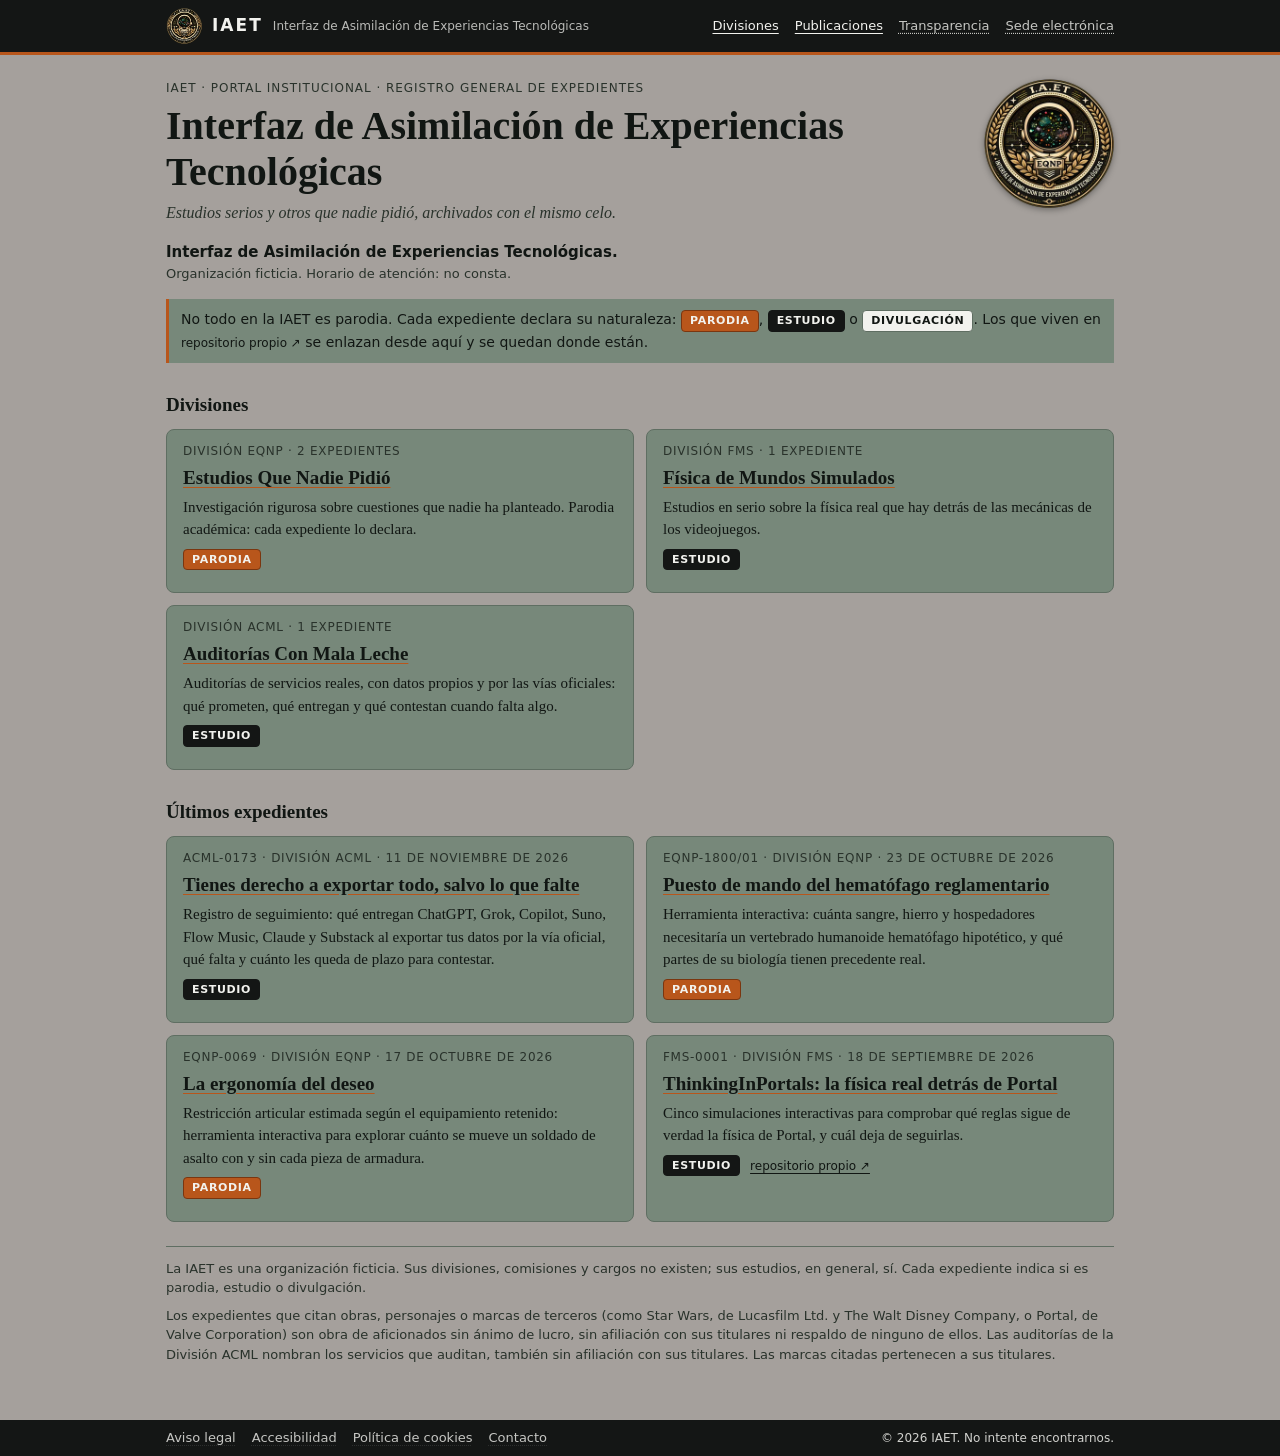
<file: index.html>
<!doctype html>
<!--
  IAET  ·  https://v0raonline.github.io/iaet/
  Copyright (c) 2026 V0ra (v0raonline)
  Licencia CC BY-NC-SA 4.0 — sin fines comerciales. https://creativecommons.org/licenses/by-nc-sa/4.0/
-->
<html lang="es">
<head>
<meta charset="utf-8">
<meta name="viewport" content="width=device-width, initial-scale=1">
<meta name="author" content="V0ra (V0raOnline)">
<meta name="copyright" content="Copyright (c) 2026 V0ra (v0raonline)">
<link rel="license" href="https://creativecommons.org/licenses/by-nc-sa/4.0/">
<title>Estudios interactivos, auditorías y parodias — IAET</title>
<meta name="description" content="Registro de la IAET, organización ficticia: estudios sobre física de videojuegos, auditorías de servicios digitales y parodias académicas que nadie pidió.">
<meta property="og:type" content="website">
<meta property="og:site_name" content="IAET · Interfaz de Asimilación de Experiencias Tecnológicas">
<meta property="og:locale" content="es_ES">
<meta property="og:url" content="https://v0raonline.github.io/iaet/">
<meta property="og:title" content="IAET · Registro general de expedientes">
<meta property="og:description" content="Estudios serios y otros que nadie pidió, archivados con el mismo celo.">
<meta property="og:image" content="https://v0raonline.github.io/iaet/comun/og-card.jpg">
<meta property="og:image:width" content="1200">
<meta property="og:image:height" content="630">
<meta property="og:image:alt" content="Emblema de la IAET junto al lema «Estudios serios y otros que nadie pidió»">
<meta name="twitter:card" content="summary_large_image">
<!-- Verificación de Google Search Console. El código va ligado a la cuenta, no a este sitio,
     y es el mismo en todos los proyectos. No borrar: sin él se pierde la verificación sin aviso. -->
<meta name="google-site-verification" content="2lwnAwKdnZQ9VhVad-aP90sSvz3QAU2bHNn3y36rvQU">
<link rel="icon" href="comun/emblemas/iaet.webp" type="image/webp">
<link rel="stylesheet" href="comun/iaet.css">
</head>
<body>
<nav class="barra-inst ui" aria-label="Navegación institucional">
  <div class="dentro">
    <a class="marca" href="./" aria-current="page">
      <img src="comun/emblemas/iaet.webp" alt="" width="36" height="36">
      <strong>IAET</strong>
      <span>Interfaz de Asimilación de Experiencias Tecnológicas</span>
    </a>
    <ul class="nav-inst">
      <li><a href="#divisiones">Divisiones</a></li>
      <li><a href="#expedientes-recientes">Publicaciones</a></li>
      <li><span class="muerto" title="Portal en trámite de transparencia">Transparencia</span></li>
      <li><span class="muerto" title="Cita previa obligatoria. No hay citas.">Sede electrónica</span></li>
    </ul>
  </div>
</nav>
<main>

  <header>
    <div class="cabecera">
      <div>
        <p class="kicker ui">IAET · Portal institucional · Registro general de expedientes</p>
        <h1>Interfaz de Asimilación de Experiencias Tecnológicas</h1>
        <p class="sub">Estudios serios y otros que nadie pidió, archivados con el mismo celo.</p>
      </div>
      <img class="emblema" src="comun/emblemas/iaet.webp" width="280" height="274" alt="Emblema de la IAET: casco de astronauta con una galaxia en el visor, entre laureles">
    </div>
    <p class="org ui"><strong class="org-nombre">Interfaz de Asimilación de Experiencias Tecnológicas.</strong>
      Organización ficticia. Horario de atención: no consta.</p>
    <p class="aviso-base ui">No todo en la IAET es parodia. Cada expediente declara su naturaleza:
      <span class="tipo tipo-parodia">Parodia</span>, <span class="tipo tipo-estudio">Estudio</span> o
      <span class="tipo tipo-divulgacion">Divulgación</span>. Los que viven en
      <span class="externo">repositorio propio ↗</span> se enlazan desde aquí y se quedan donde están.</p>
  </header>

  <section class="seccion" id="divisiones" aria-labelledby="t-divisiones">
    <h2 id="t-divisiones">Divisiones</h2>
    <div id="divisiones-lista"><p class="desc ui">Consultando el organigrama…</p></div>
  </section>

  <section class="seccion" id="expedientes-recientes" aria-labelledby="t-expedientes">
    <h2 id="t-expedientes">Últimos expedientes</h2>
    <div id="expedientes-lista"><p class="desc ui">Abriendo el registro…</p></div>
    <noscript><p class="catalogo-error ui">El registro se consulta con JavaScript. El catálogo completo está en <a href="expedientes.json">expedientes.json</a>.</p></noscript>
  </section>

  <footer class="pie ui">
    <p>La IAET es una organización ficticia. Sus divisiones, comisiones y cargos no existen; sus estudios, en general, sí. Cada expediente indica si es parodia, estudio o divulgación.</p>
    <p>Los expedientes que citan obras, personajes o marcas de terceros (como Star Wars, de Lucasfilm Ltd. y The Walt Disney Company, o Portal, de Valve Corporation) son obra de aficionados sin ánimo de lucro, sin afiliación con sus titulares ni respaldo de ninguno de ellos. Las auditorías de la División ACML nombran los servicios que auditan, también sin afiliación con sus titulares. Las marcas citadas pertenecen a sus titulares.</p>
  </footer>

</main>
<footer class="pie-legal ui">
  <div class="dentro">
    <ul class="nav-inst">
      <li><span class="muerto" title="Redactado por la Comisión Permanente de Asuntos Irrelevantes. Pendiente de lectura.">Aviso legal</span></li>
      <li><span class="muerto" title="Accesible para todo el mundo salvo para quien lleve casco">Accesibilidad</span></li>
      <li><span class="muerto" title="Esta página no usa cookies. Ni galletas.">Política de cookies</span></li>
      <li><span class="muerto" title="Buzón cerrado por falta de quejas">Contacto</span></li>
    </ul>
    <p>© 2026 IAET. No intente encontrarnos.</p>
  </div>
</footer>
<script src="comun/catalogo.js"></script>
<script>IAET.portal();</script>
</body>
</html>
</file>
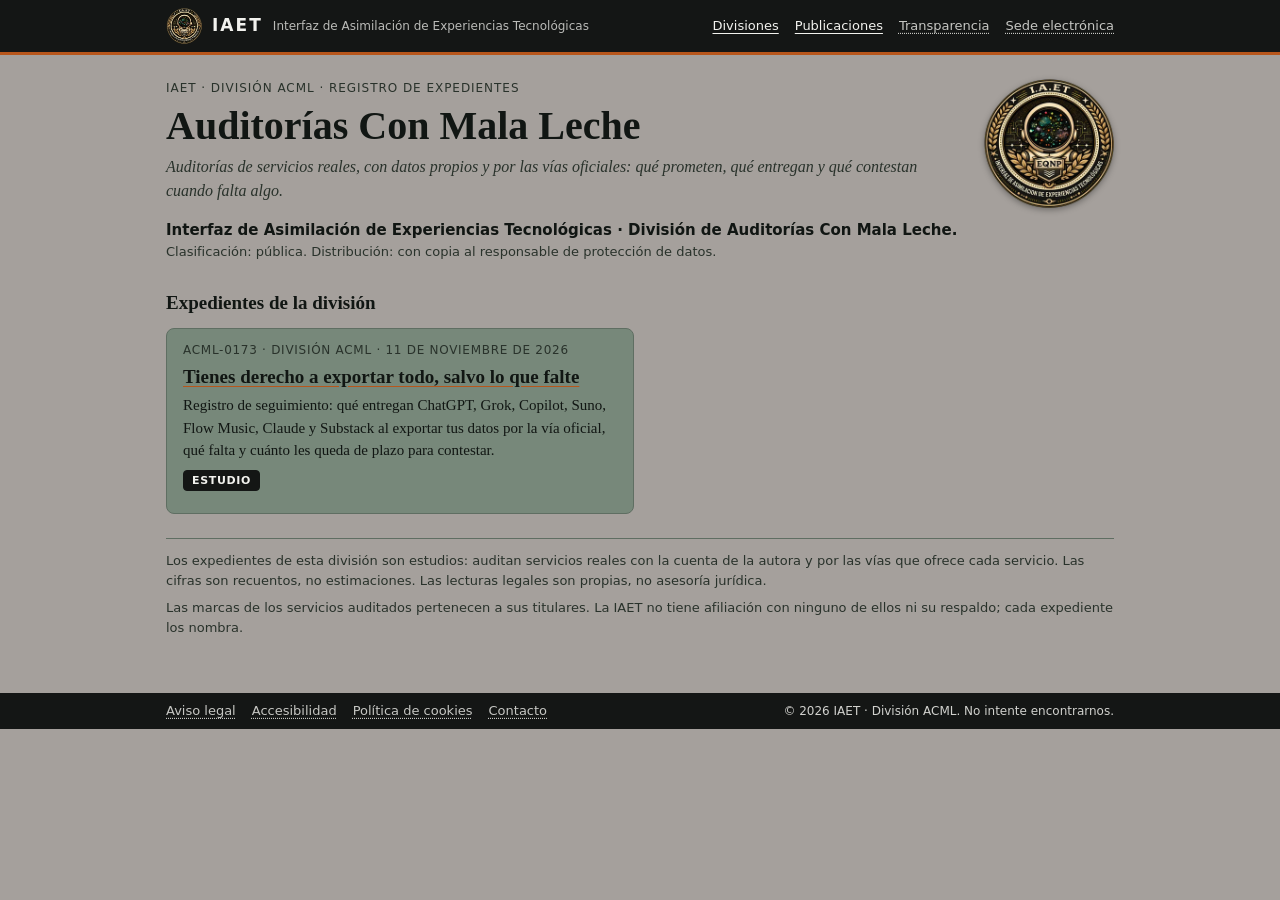
<file: acml/index.html>
<!doctype html>
<!--
  IAET  ·  https://v0raonline.github.io/iaet/
  Copyright (c) 2026 V0ra (v0raonline)
  Licencia CC BY-NC-SA 4.0 — sin fines comerciales. https://creativecommons.org/licenses/by-nc-sa/4.0/
-->
<html lang="es">
<head>
<meta charset="utf-8">
<meta name="viewport" content="width=device-width, initial-scale=1">
<meta name="author" content="V0ra (V0raOnline)">
<meta name="copyright" content="Copyright (c) 2026 V0ra (v0raonline)">
<link rel="license" href="https://creativecommons.org/licenses/by-nc-sa/4.0/">
<title>Auditorías de servicios digitales — División ACML · IAET</title>
<meta name="description" content="División de Auditorías Con Mala Leche de la IAET: auditorías de servicios reales con datos propios. Qué prometen, qué entregan y qué contestan.">
<meta property="og:type" content="website">
<meta property="og:site_name" content="IAET · Interfaz de Asimilación de Experiencias Tecnológicas">
<meta property="og:locale" content="es_ES">
<meta property="og:url" content="https://v0raonline.github.io/iaet/acml/">
<meta property="og:title" content="División ACML · Auditorías Con Mala Leche">
<meta property="og:description" content="Qué prometen los servicios, qué entregan de verdad y qué contestan cuando falta algo.">
<meta property="og:image" content="https://v0raonline.github.io/iaet/comun/og-card.jpg">
<meta property="og:image:width" content="1200">
<meta property="og:image:height" content="630">
<meta property="og:image:alt" content="Emblema de la IAET junto al lema «Estudios serios y otros que nadie pidió»">
<meta name="twitter:card" content="summary_large_image">
<link rel="icon" href="../comun/emblemas/iaet.webp" type="image/webp">
<link rel="stylesheet" href="../comun/iaet.css">
</head>
<body>
<nav class="barra-inst ui" aria-label="Navegación institucional">
  <div class="dentro">
    <a class="marca" href="../">
      <img src="../comun/emblemas/iaet.webp" alt="" width="36" height="36">
      <strong>IAET</strong>
      <span>Interfaz de Asimilación de Experiencias Tecnológicas</span>
    </a>
    <ul class="nav-inst">
      <li><a href="../#divisiones">Divisiones</a></li>
      <li><a href="../#expedientes-recientes">Publicaciones</a></li>
      <li><span class="muerto" title="Portal en trámite de transparencia">Transparencia</span></li>
      <li><span class="muerto" title="Cita previa obligatoria. No hay citas.">Sede electrónica</span></li>
    </ul>
  </div>
</nav>
<main>

  <header>
    <div class="cabecera">
      <div>
        <p class="kicker ui">IAET · División ACML · Registro de expedientes</p>
        <h1>Auditorías Con Mala Leche</h1>
        <p class="sub" id="division-desc">Auditorías de servicios reales, con datos propios y por las vías oficiales.</p>
      </div>
      <img class="emblema" src="../comun/emblemas/iaet.webp" width="280" height="274" alt="Emblema de la IAET, División ACML: casco de astronauta con una galaxia en el visor, entre laureles">
    </div>
    <p class="org ui"><strong class="org-nombre">Interfaz de Asimilación de Experiencias Tecnológicas · División de Auditorías Con Mala Leche.</strong>
      Clasificación: pública. Distribución: con copia al responsable de protección de datos.</p>
  </header>

  <section class="seccion" aria-labelledby="t-expedientes">
    <h2 id="t-expedientes">Expedientes de la división</h2>
    <div id="expedientes-lista"><p class="desc ui">Abriendo el registro…</p></div>
  </section>

  <footer class="pie ui">
    <p>Los expedientes de esta división son estudios: auditan servicios reales con la cuenta de la autora y por las vías que ofrece cada servicio. Las cifras son recuentos, no estimaciones. Las lecturas legales son propias, no asesoría jurídica.</p>
    <p>Las marcas de los servicios auditados pertenecen a sus titulares. La IAET no tiene afiliación con ninguno de ellos ni su respaldo; cada expediente los nombra.</p>
  </footer>

</main>
<footer class="pie-legal ui">
  <div class="dentro">
    <ul class="nav-inst">
      <li><span class="muerto" title="Redactado por la Comisión Permanente de Asuntos Irrelevantes. Pendiente de lectura.">Aviso legal</span></li>
      <li><span class="muerto" title="Accesible para todo el mundo salvo para quien lleve casco">Accesibilidad</span></li>
      <li><span class="muerto" title="Esta página no usa cookies. Ni galletas.">Política de cookies</span></li>
      <li><span class="muerto" title="Buzón cerrado por falta de quejas">Contacto</span></li>
    </ul>
    <p>© 2026 IAET · División ACML. No intente encontrarnos.</p>
  </div>
</footer>
<script src="../comun/catalogo.js"></script>
<script>IAET.division("acml");</script>
</body>
</html>
</file>
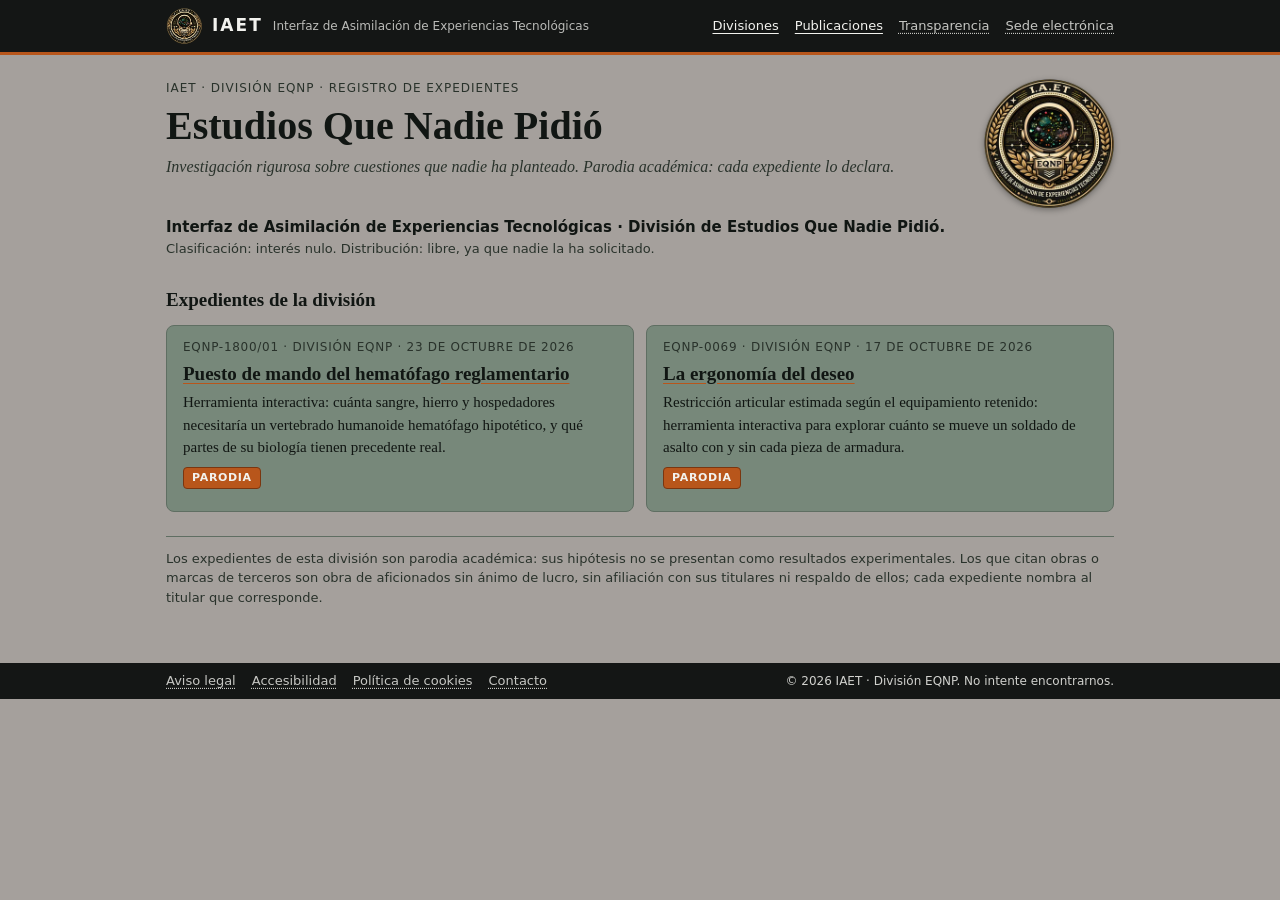
<file: eqnp/index.html>
<!doctype html>
<!--
  IAET  ·  https://v0raonline.github.io/iaet/
  Copyright (c) 2026 V0ra (v0raonline)
  Licencia CC BY-NC-SA 4.0 — sin fines comerciales. https://creativecommons.org/licenses/by-nc-sa/4.0/
-->
<html lang="es">
<head>
<meta charset="utf-8">
<meta name="viewport" content="width=device-width, initial-scale=1">
<meta name="author" content="V0ra (V0raOnline)">
<meta name="copyright" content="Copyright (c) 2026 V0ra (v0raonline)">
<link rel="license" href="https://creativecommons.org/licenses/by-nc-sa/4.0/">
<title>Parodias académicas interactivas — División EQNP · IAET</title>
<meta name="description" content="División de Estudios Que Nadie Pidió de la IAET: parodia académica, con herramientas interactivas, sobre cuestiones que nadie ha planteado.">
<meta property="og:type" content="website">
<meta property="og:site_name" content="IAET · Interfaz de Asimilación de Experiencias Tecnológicas">
<meta property="og:locale" content="es_ES">
<meta property="og:url" content="https://v0raonline.github.io/iaet/eqnp/">
<meta property="og:title" content="División EQNP · Estudios Que Nadie Pidió">
<meta property="og:description" content="Investigación rigurosa sobre cuestiones que nadie ha planteado. Parodia académica interactiva.">
<meta property="og:image" content="https://v0raonline.github.io/iaet/comun/og-card.jpg">
<meta property="og:image:width" content="1200">
<meta property="og:image:height" content="630">
<meta property="og:image:alt" content="Emblema de la IAET junto al lema «Estudios serios y otros que nadie pidió»">
<meta name="twitter:card" content="summary_large_image">
<link rel="icon" href="../comun/emblemas/iaet.webp" type="image/webp">
<link rel="stylesheet" href="../comun/iaet.css">
</head>
<body>
<nav class="barra-inst ui" aria-label="Navegación institucional">
  <div class="dentro">
    <a class="marca" href="../">
      <img src="../comun/emblemas/iaet.webp" alt="" width="36" height="36">
      <strong>IAET</strong>
      <span>Interfaz de Asimilación de Experiencias Tecnológicas</span>
    </a>
    <ul class="nav-inst">
      <li><a href="../#divisiones">Divisiones</a></li>
      <li><a href="../#expedientes-recientes">Publicaciones</a></li>
      <li><span class="muerto" title="Portal en trámite de transparencia">Transparencia</span></li>
      <li><span class="muerto" title="Cita previa obligatoria. No hay citas.">Sede electrónica</span></li>
    </ul>
  </div>
</nav>
<main>

  <header>
    <div class="cabecera">
      <div>
        <p class="kicker ui">IAET · División EQNP · Registro de expedientes</p>
        <h1>Estudios Que Nadie Pidió</h1>
        <p class="sub" id="division-desc">Investigación rigurosa sobre cuestiones que nadie ha planteado.</p>
      </div>
      <img class="emblema" src="../comun/emblemas/iaet.webp" width="280" height="274" alt="Emblema de la IAET, División EQNP: casco de astronauta con una galaxia en el visor, entre laureles">
    </div>
    <p class="org ui"><strong class="org-nombre">Interfaz de Asimilación de Experiencias Tecnológicas · División de Estudios Que Nadie Pidió.</strong>
      Clasificación: interés nulo. Distribución: libre, ya que nadie la ha solicitado.</p>
  </header>

  <section class="seccion" aria-labelledby="t-expedientes">
    <h2 id="t-expedientes">Expedientes de la división</h2>
    <div id="expedientes-lista"><p class="desc ui">Abriendo el registro…</p></div>
  </section>

  <footer class="pie ui">
    <p>Los expedientes de esta división son parodia académica: sus hipótesis no se presentan como resultados experimentales. Los que citan obras o marcas de terceros son obra de aficionados sin ánimo de lucro, sin afiliación con sus titulares ni respaldo de ellos; cada expediente nombra al titular que corresponde.</p>
  </footer>

</main>
<footer class="pie-legal ui">
  <div class="dentro">
    <ul class="nav-inst">
      <li><span class="muerto" title="Redactado por la Comisión Permanente de Asuntos Irrelevantes. Pendiente de lectura.">Aviso legal</span></li>
      <li><span class="muerto" title="Accesible para todo el mundo salvo para quien lleve casco">Accesibilidad</span></li>
      <li><span class="muerto" title="Esta página no usa cookies. Ni galletas.">Política de cookies</span></li>
      <li><span class="muerto" title="Buzón cerrado por falta de quejas">Contacto</span></li>
    </ul>
    <p>© 2026 IAET · División EQNP. No intente encontrarnos.</p>
  </div>
</footer>
<script src="../comun/catalogo.js"></script>
<script>IAET.division("eqnp");</script>
</body>
</html>
</file>
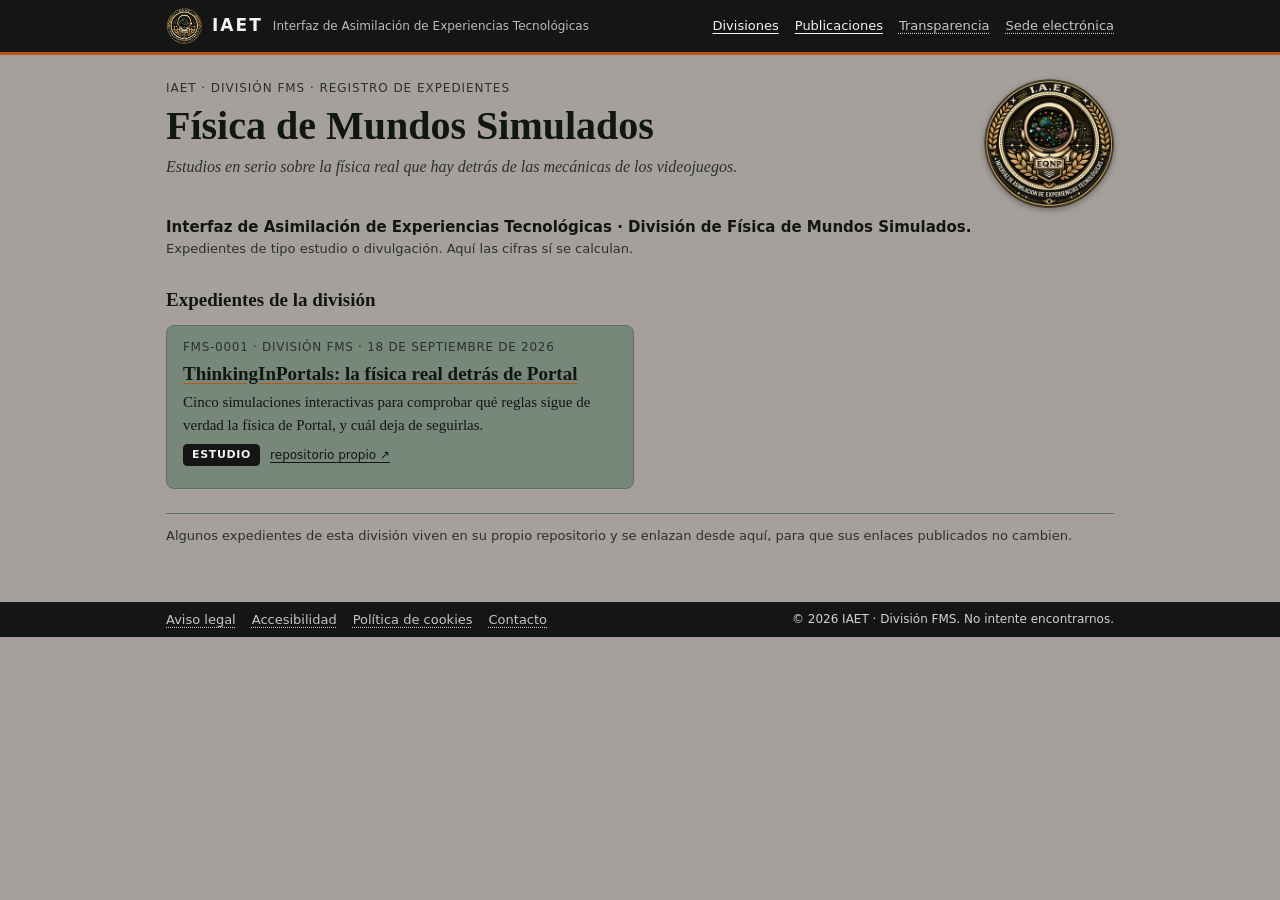
<file: fms/index.html>
<!doctype html>
<!--
  IAET  ·  https://v0raonline.github.io/iaet/
  Copyright (c) 2026 V0ra (v0raonline)
  Licencia CC BY-NC-SA 4.0 — sin fines comerciales. https://creativecommons.org/licenses/by-nc-sa/4.0/
-->
<html lang="es">
<head>
<meta charset="utf-8">
<meta name="viewport" content="width=device-width, initial-scale=1">
<meta name="author" content="V0ra (V0raOnline)">
<meta name="copyright" content="Copyright (c) 2026 V0ra (v0raonline)">
<link rel="license" href="https://creativecommons.org/licenses/by-nc-sa/4.0/">
<title>Física real de los videojuegos — División FMS · IAET</title>
<meta name="description" content="División de Física de Mundos Simulados de la IAET: estudios en serio, con simulaciones interactivas, sobre la física real detrás de los videojuegos.">
<meta property="og:type" content="website">
<meta property="og:site_name" content="IAET · Interfaz de Asimilación de Experiencias Tecnológicas">
<meta property="og:locale" content="es_ES">
<meta property="og:url" content="https://v0raonline.github.io/iaet/fms/">
<meta property="og:title" content="División FMS · Física de Mundos Simulados">
<meta property="og:description" content="Estudios en serio sobre la física real que hay detrás de las mecánicas de los videojuegos.">
<meta property="og:image" content="https://v0raonline.github.io/iaet/comun/og-card.jpg">
<meta property="og:image:width" content="1200">
<meta property="og:image:height" content="630">
<meta property="og:image:alt" content="Emblema de la IAET junto al lema «Estudios serios y otros que nadie pidió»">
<meta name="twitter:card" content="summary_large_image">
<link rel="icon" href="../comun/emblemas/iaet.webp" type="image/webp">
<link rel="stylesheet" href="../comun/iaet.css">
</head>
<body>
<nav class="barra-inst ui" aria-label="Navegación institucional">
  <div class="dentro">
    <a class="marca" href="../">
      <img src="../comun/emblemas/iaet.webp" alt="" width="36" height="36">
      <strong>IAET</strong>
      <span>Interfaz de Asimilación de Experiencias Tecnológicas</span>
    </a>
    <ul class="nav-inst">
      <li><a href="../#divisiones">Divisiones</a></li>
      <li><a href="../#expedientes-recientes">Publicaciones</a></li>
      <li><span class="muerto" title="Portal en trámite de transparencia">Transparencia</span></li>
      <li><span class="muerto" title="Cita previa obligatoria. No hay citas.">Sede electrónica</span></li>
    </ul>
  </div>
</nav>
<main>

  <header>
    <div class="cabecera">
      <div>
        <p class="kicker ui">IAET · División FMS · Registro de expedientes</p>
        <h1>Física de Mundos Simulados</h1>
        <p class="sub" id="division-desc">Estudios en serio sobre la física real que hay detrás de las mecánicas de los videojuegos.</p>
      </div>
      <img class="emblema" src="../comun/emblemas/iaet.webp" width="280" height="274" alt="Emblema de la IAET: casco de astronauta con una galaxia en el visor, entre laureles">
    </div>
    <p class="org ui"><strong class="org-nombre">Interfaz de Asimilación de Experiencias Tecnológicas · División de Física de Mundos Simulados.</strong>
      Expedientes de tipo estudio o divulgación. Aquí las cifras sí se calculan.</p>
  </header>

  <section class="seccion" aria-labelledby="t-expedientes">
    <h2 id="t-expedientes">Expedientes de la división</h2>
    <div id="expedientes-lista"><p class="desc ui">Abriendo el registro…</p></div>
  </section>

  <footer class="pie ui">
    <p>Algunos expedientes de esta división viven en su propio repositorio y se enlazan desde aquí, para que sus enlaces publicados no cambien.</p>
  </footer>

</main>
<footer class="pie-legal ui">
  <div class="dentro">
    <ul class="nav-inst">
      <li><span class="muerto" title="Redactado por la Comisión Permanente de Asuntos Irrelevantes. Pendiente de lectura.">Aviso legal</span></li>
      <li><span class="muerto" title="Accesible para todo el mundo salvo para quien lleve casco">Accesibilidad</span></li>
      <li><span class="muerto" title="Esta página no usa cookies. Ni galletas.">Política de cookies</span></li>
      <li><span class="muerto" title="Buzón cerrado por falta de quejas">Contacto</span></li>
    </ul>
    <p>© 2026 IAET · División FMS. No intente encontrarnos.</p>
  </div>
</footer>
<script src="../comun/catalogo.js"></script>
<script>IAET.division("fms");</script>
</body>
</html>
</file>
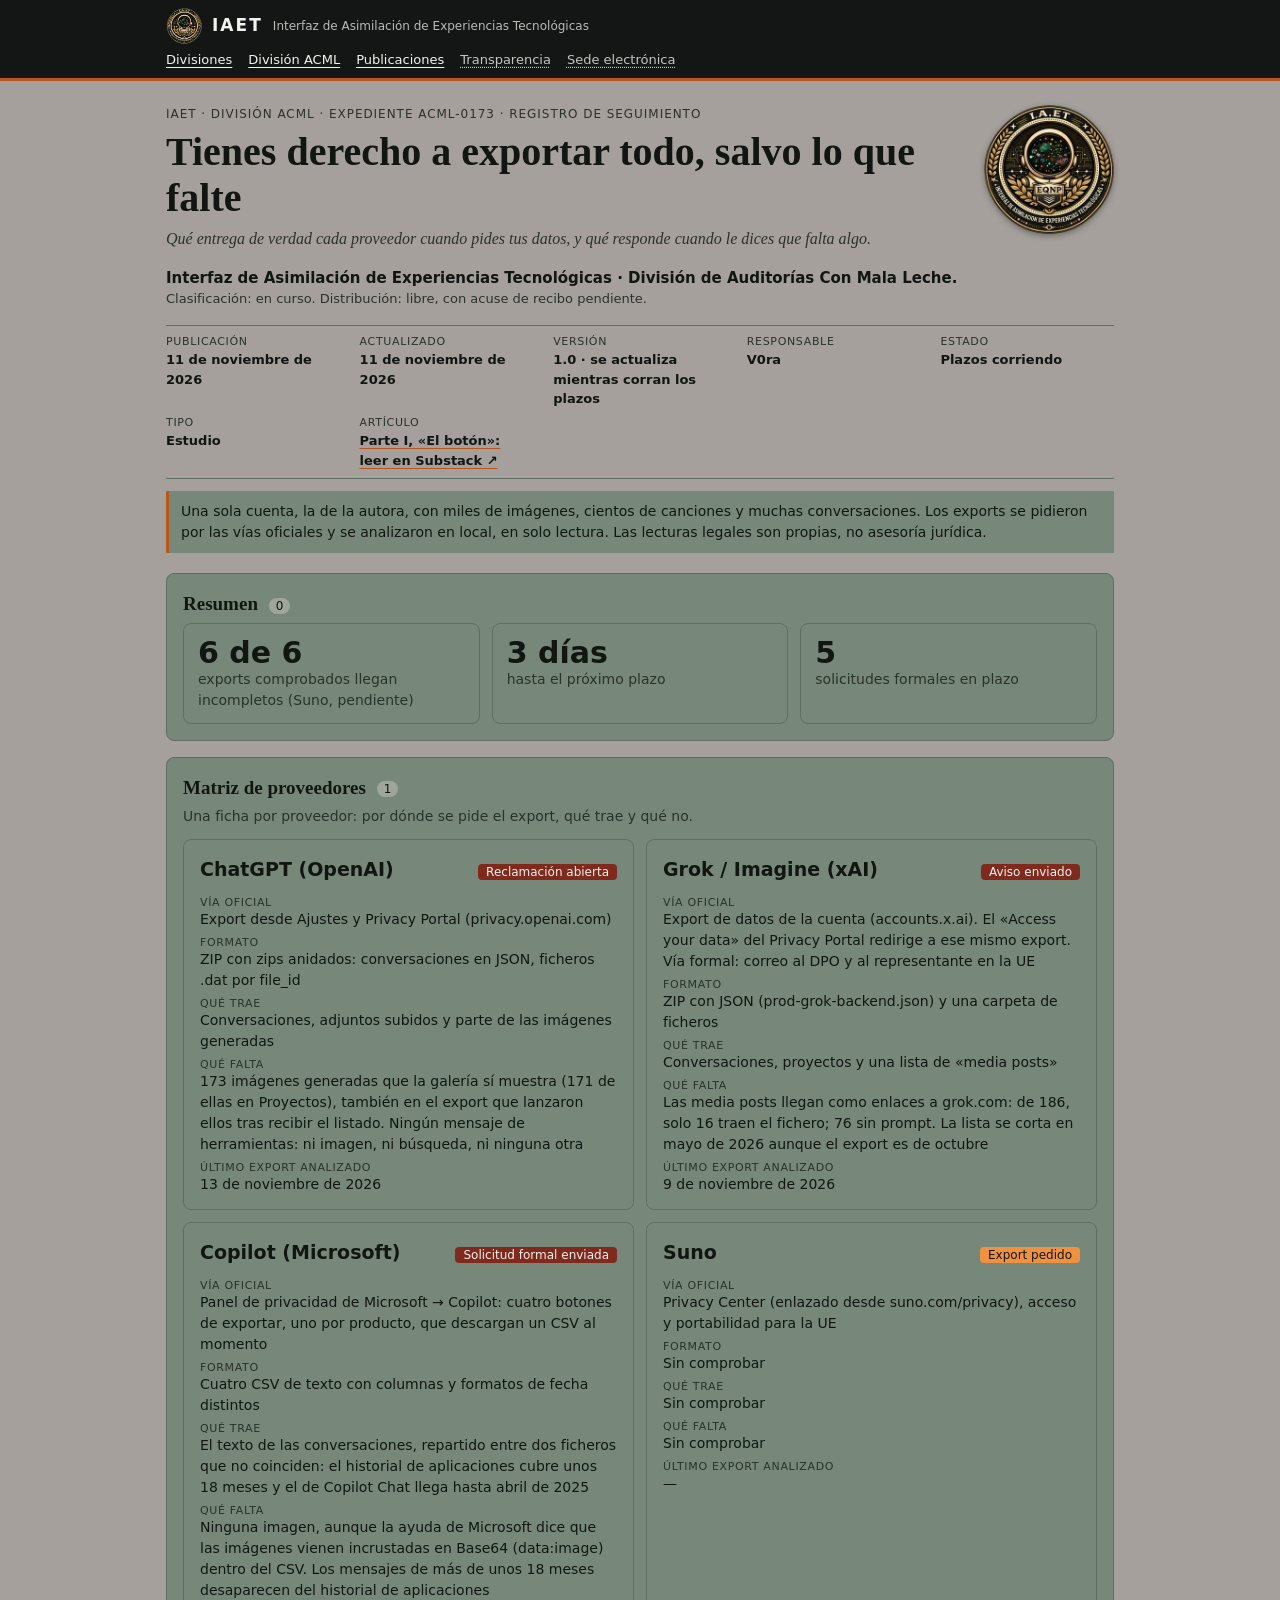
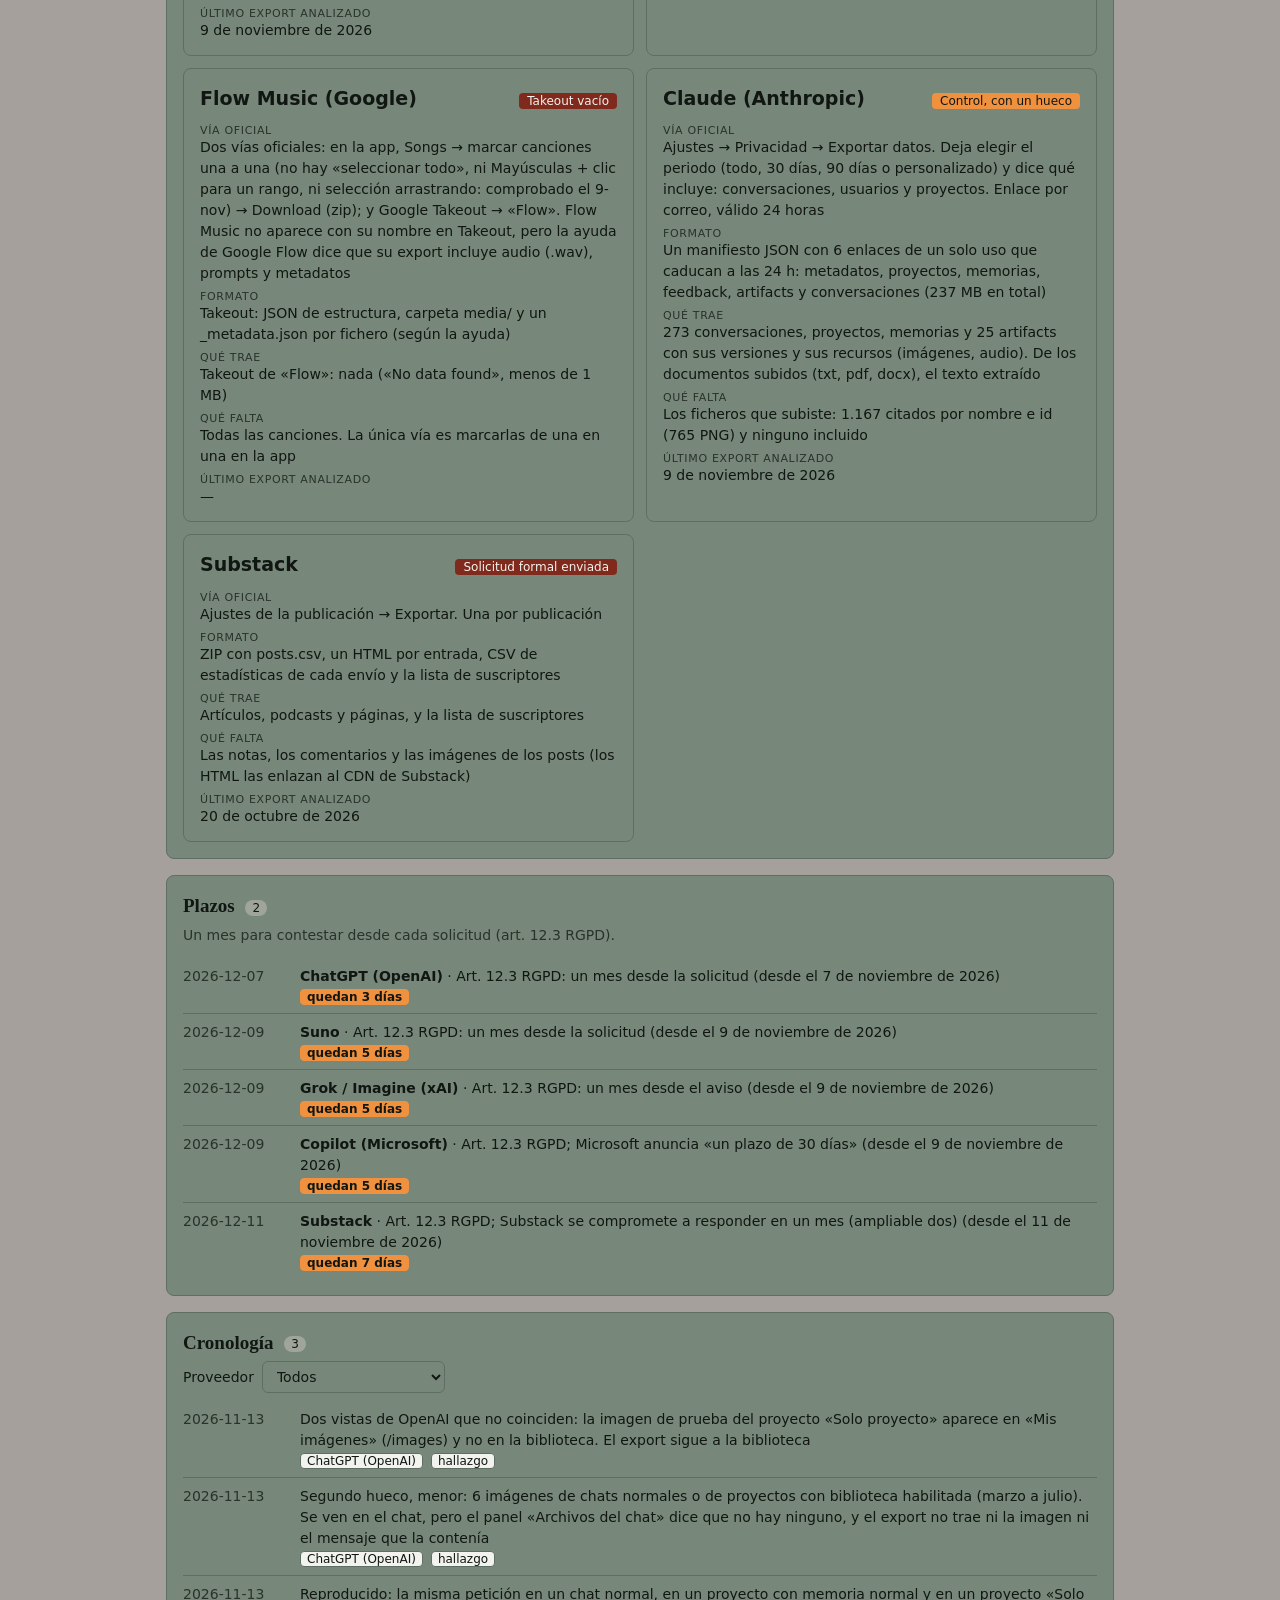
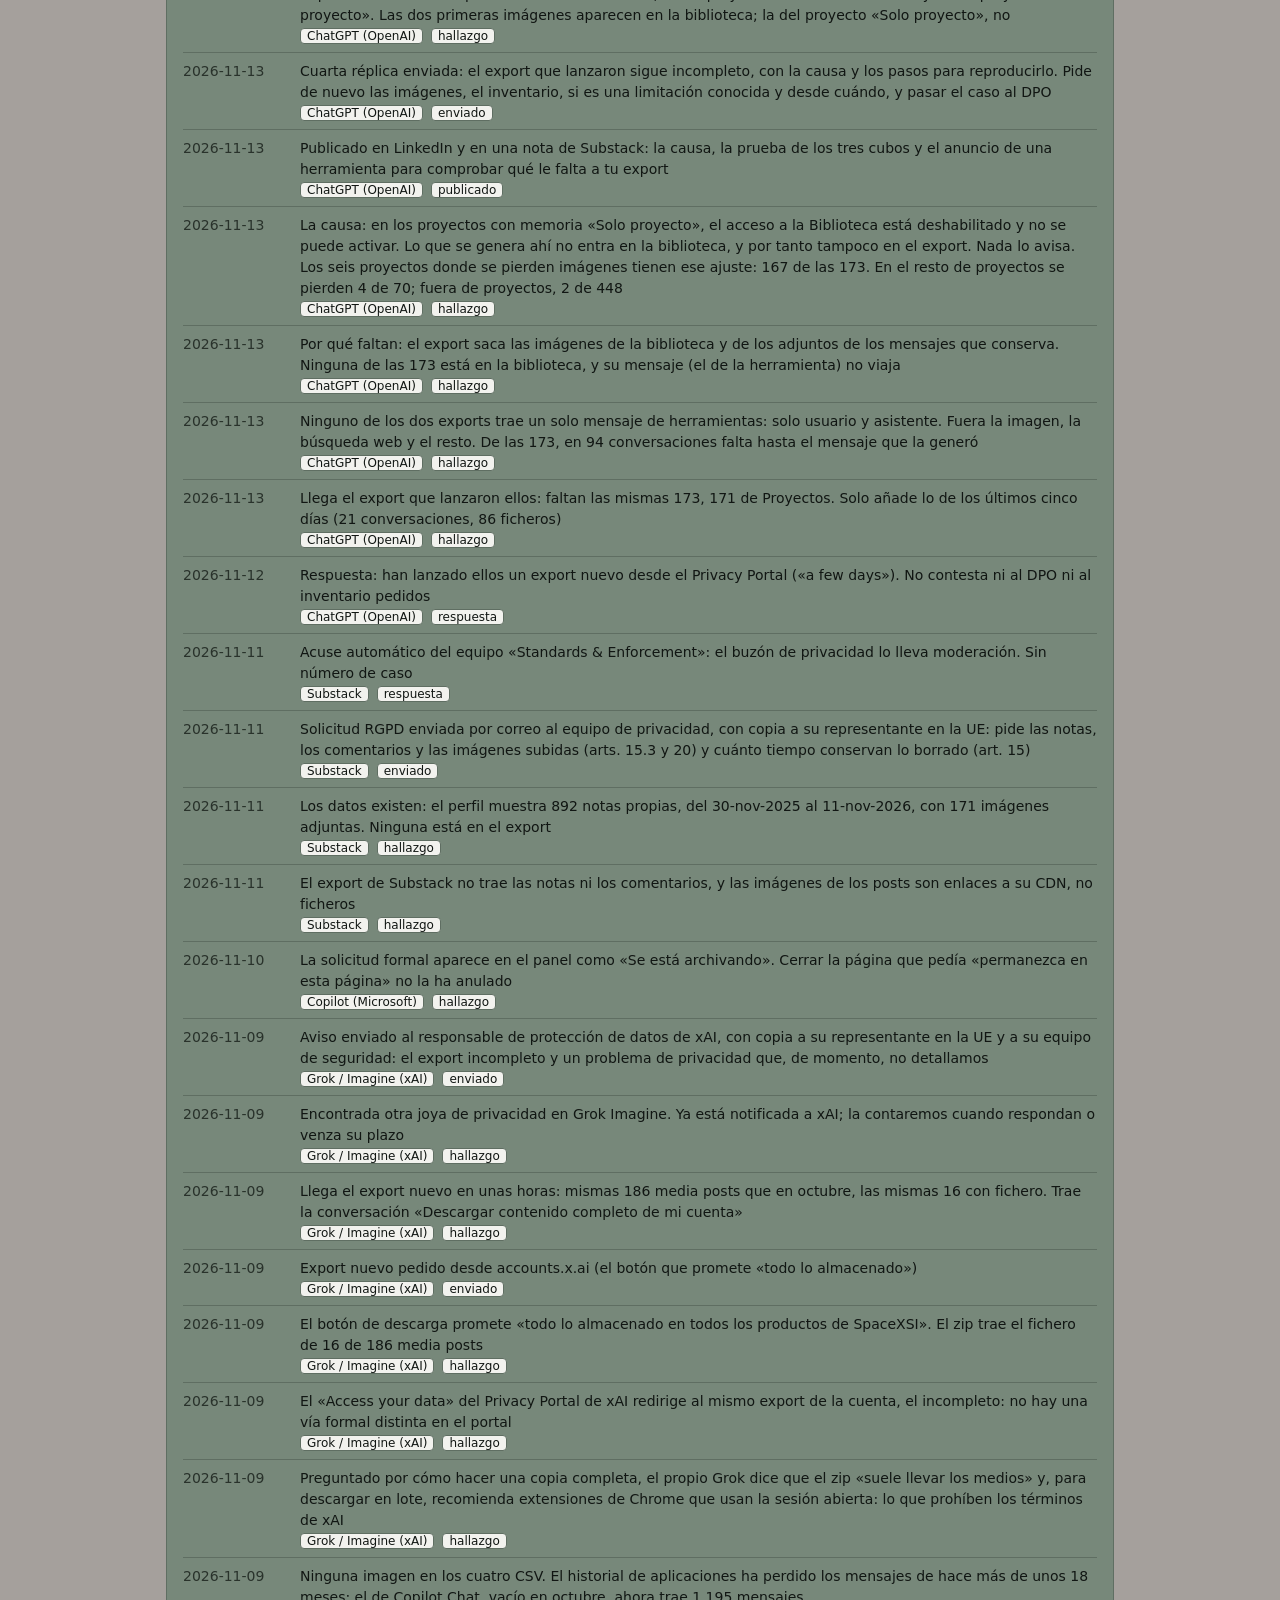
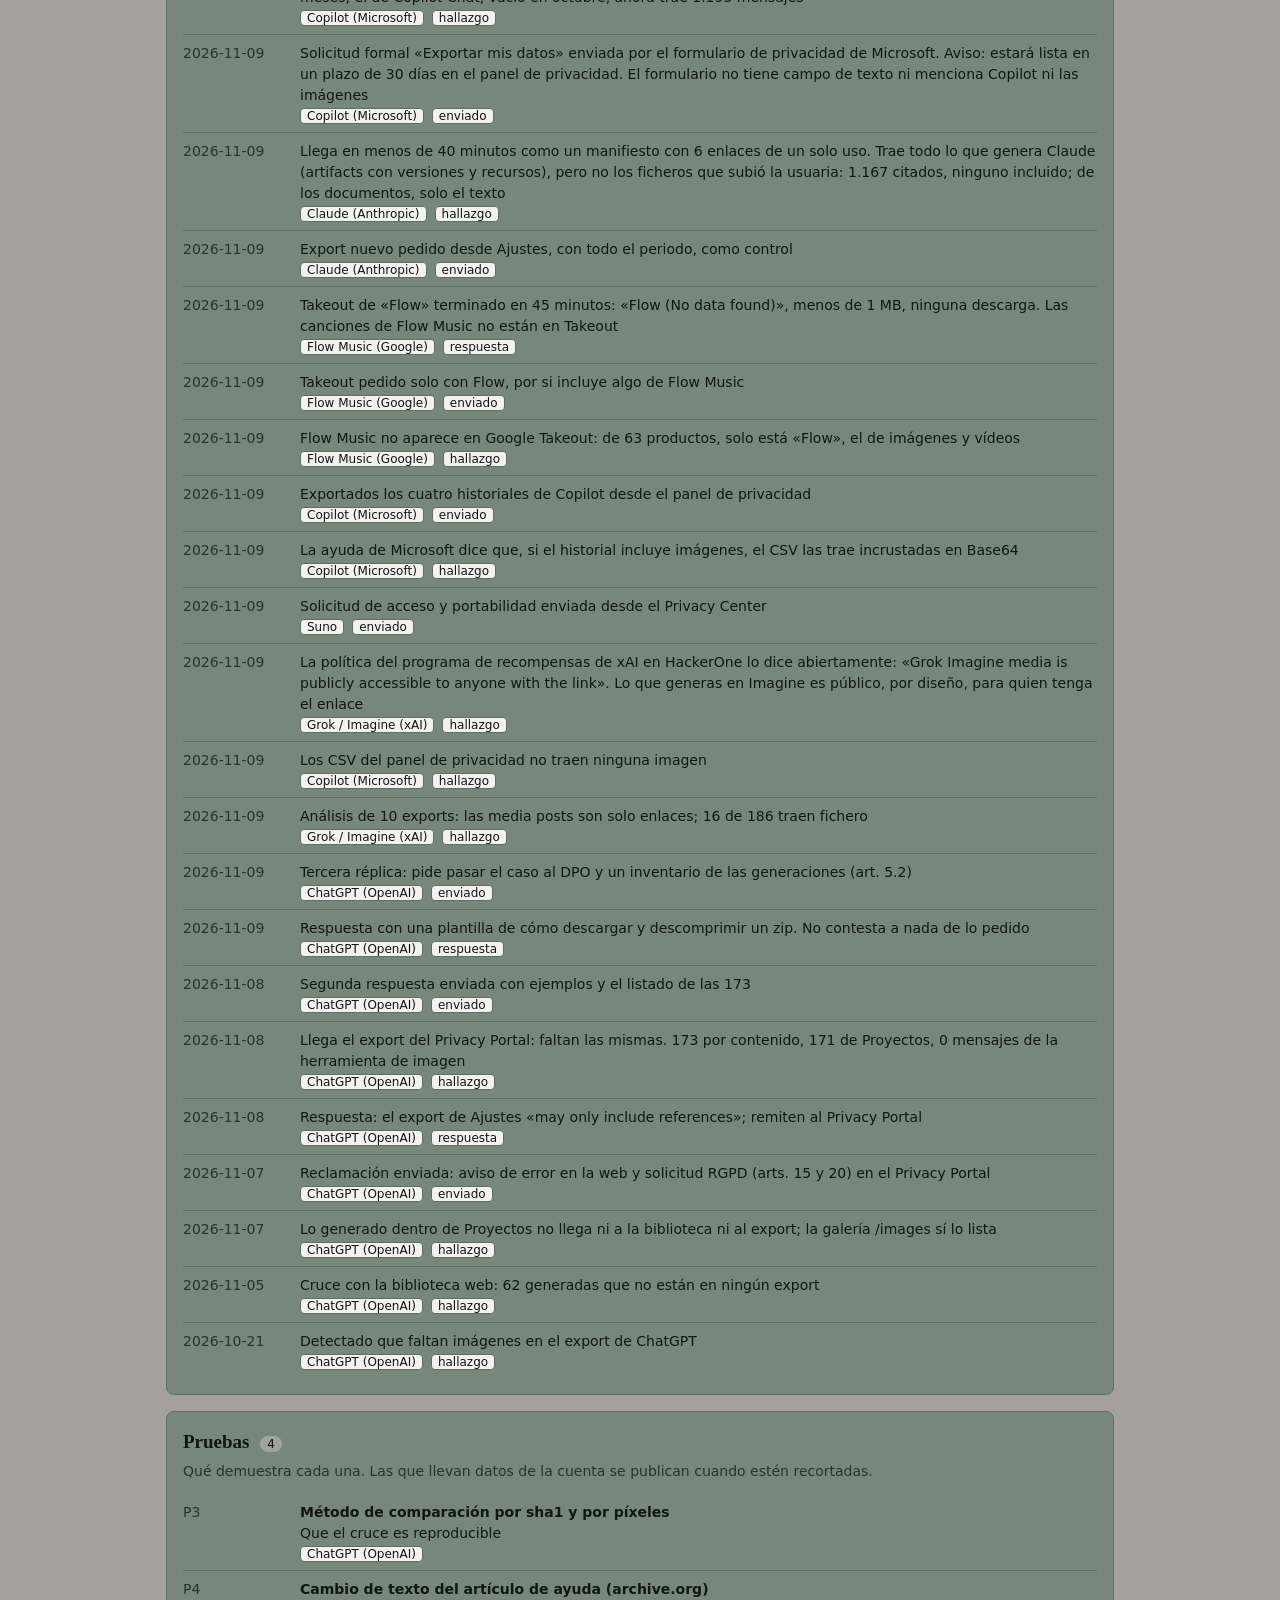
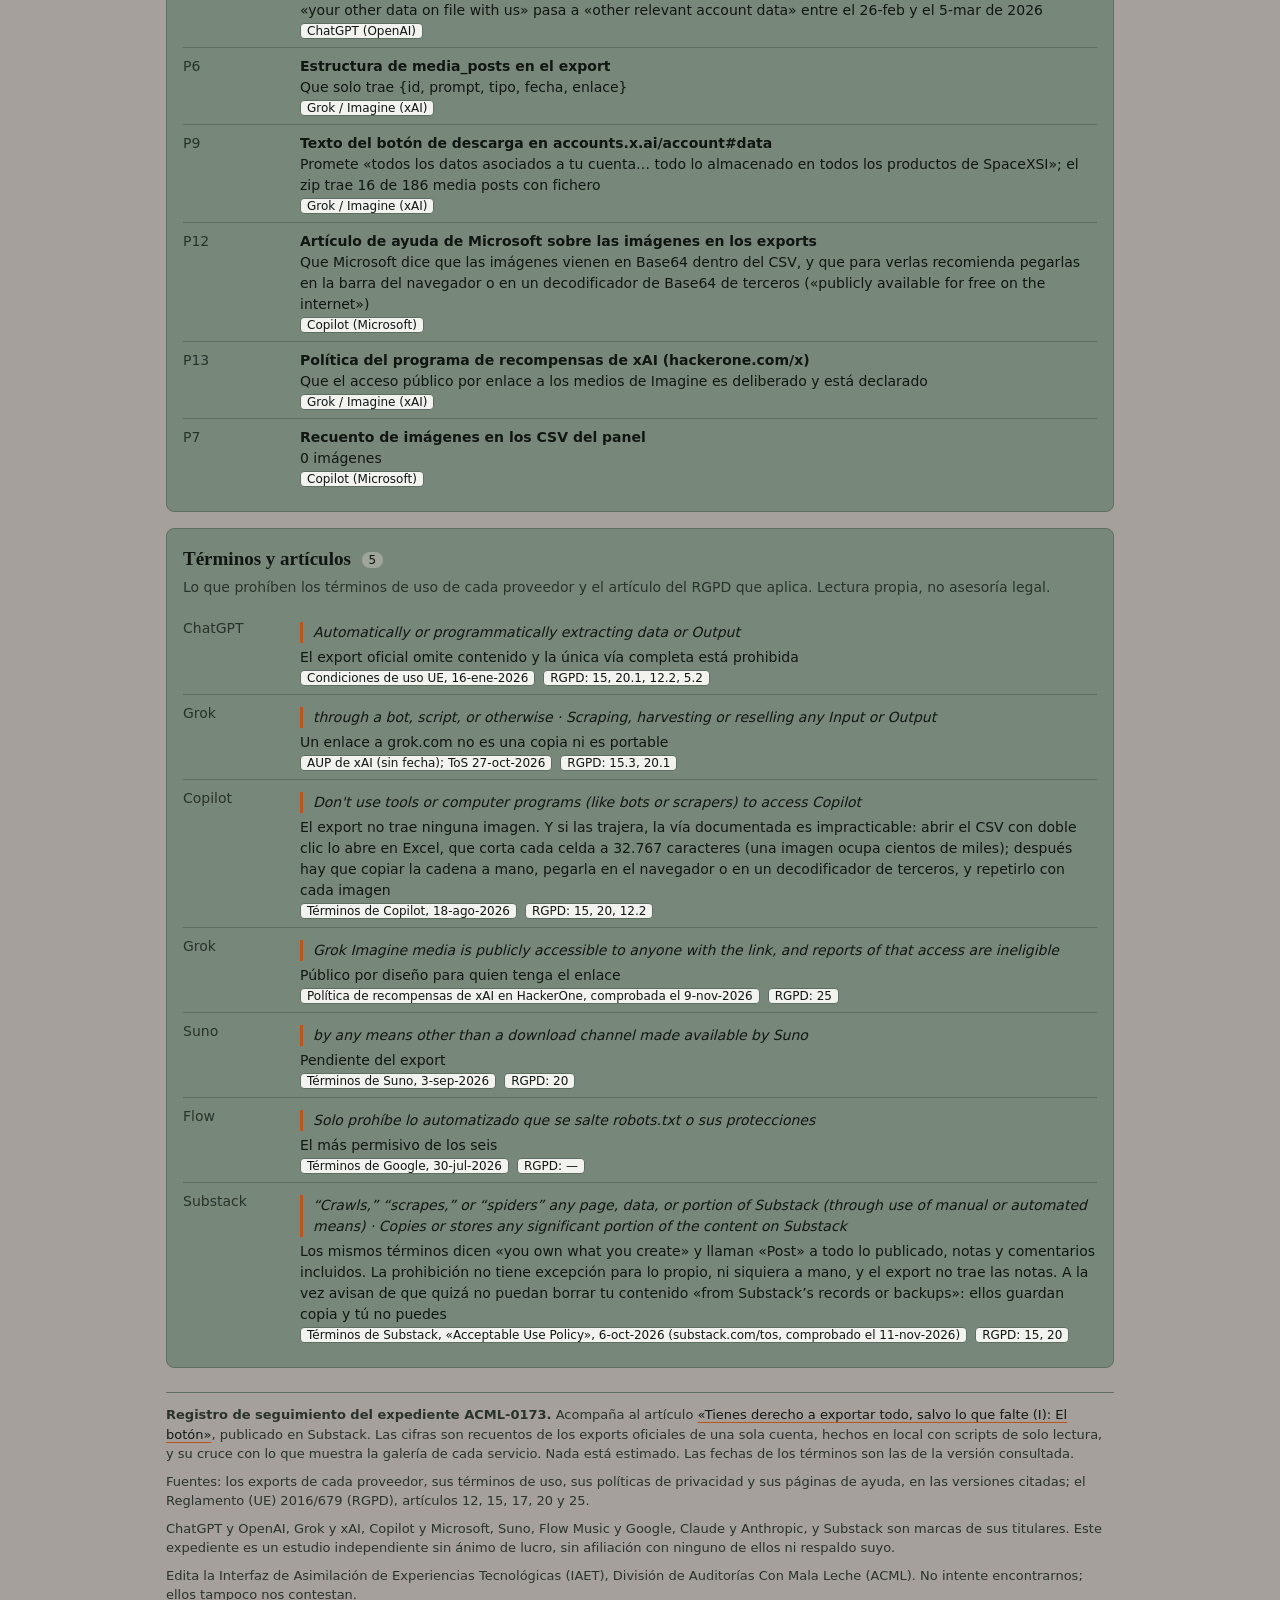
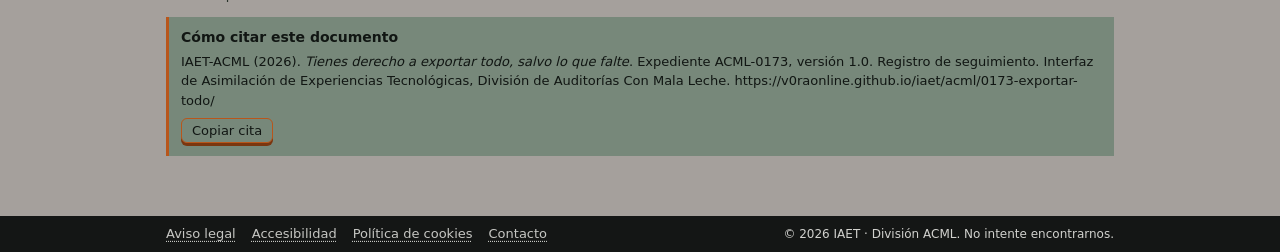
<file: acml/0173-exportar-todo/index.html>
<!doctype html>
<!--
  IAET  ·  https://v0raonline.github.io/iaet/
  Copyright (c) 2026 V0ra (v0raonline)
  Licencia CC BY-NC-SA 4.0 — sin fines comerciales. https://creativecommons.org/licenses/by-nc-sa/4.0/
-->
<html lang="es">
<head>
<meta charset="utf-8">
<meta name="viewport" content="width=device-width, initial-scale=1">
<meta name="author" content="V0ra (V0raOnline)">
<meta name="copyright" content="Copyright (c) 2026 V0ra (v0raonline)">
<link rel="license" href="https://creativecommons.org/licenses/by-nc-sa/4.0/">
<title>Auditoría de exports: ChatGPT, Grok, Copilot — IAET</title>
<meta name="description" content="Qué entregan de verdad ChatGPT, Grok, Copilot, Suno, Flow Music, Claude y Substack al pedir tus datos por la vía oficial, y qué falta.">
<meta property="og:type" content="website">
<meta property="og:site_name" content="IAET · Interfaz de Asimilación de Experiencias Tecnológicas">
<meta property="og:locale" content="es_ES">
<meta property="og:url" content="https://v0raonline.github.io/iaet/acml/0173-exportar-todo/">
<meta property="og:title" content="Tienes derecho a exportar todo · Expediente ACML-0173">
<meta property="og:description" content="Pulsé el botón de exportar en siete servicios. Lo que falta, lo que contestan y cuánto les queda de plazo.">
<meta property="og:image" content="https://v0raonline.github.io/iaet/comun/og-card.jpg">
<meta property="og:image:width" content="1200">
<meta property="og:image:height" content="630">
<meta property="og:image:alt" content="Emblema de la IAET junto al lema «Estudios serios y otros que nadie pidió»">
<meta name="twitter:card" content="summary_large_image">
<link rel="icon" href="../../comun/emblemas/iaet.webp" type="image/webp">
<link rel="stylesheet" href="../../comun/iaet.css">
<style>
  /* Semáforo de estado. Siempre como etiqueta con texto: el color solo no basta. [V0-iaet 0ad8ba8b-239b-4476-9661-8b0e80f26230] */
  :root {
    --sem-rojo: #7f2a1d;   /* reclamación abierta o export vacío */
    --sem-verde: #2f5236;  /* cumple */
  }

  .totales { display: grid; grid-template-columns: 1fr; gap: 12px; margin: 0; }
  @media (min-width: 560px) { .totales { grid-template-columns: repeat(3, minmax(0, 1fr)); } }
  .stat { background: var(--card); border: 1px solid var(--line); border-radius: 8px; padding: 12px 14px; }
  .stat .n { font-size: 30px; font-weight: 600; font-variant-numeric: tabular-nums; line-height: 1.1; }
  .stat .l { color: var(--muted); }

  .sem { display: inline-block; padding: 1px 8px; border-radius: 4px; font: 12px system-ui, sans-serif; white-space: nowrap; }
  .sem-rojo { background: var(--sem-rojo); color: var(--plate); }
  .sem-ambar { background: var(--warn); color: var(--fg); }
  .sem-verde { background: var(--sem-verde); color: var(--plate); }
  .sem-gris { background: var(--accent-soft); color: var(--fg); }

  .fichas.dos { grid-template-columns: 1fr; }
  @media (min-width: 700px) { .fichas.dos { grid-template-columns: repeat(2, minmax(0, 1fr)); } }
  .ficha dl { margin: 8px 0 0; display: grid; gap: 6px; }
  .ficha dt { color: var(--muted); font: 11px system-ui, sans-serif; letter-spacing: .06em; text-transform: uppercase; }
  .ficha dd { margin: 0; overflow-wrap: anywhere; }
  .cabeza-ficha { display: flex; flex-wrap: wrap; gap: 6px 10px; align-items: baseline; justify-content: space-between; }

  .lista { list-style: none; margin: 0; padding: 0; }
  .lista li { display: grid; grid-template-columns: 7.5em minmax(0, 1fr); gap: 4px 12px; padding: 8px 0; border-top: 1px solid var(--line); }
  .lista li:first-child { border-top: 0; }
  .lista .f { font-variant-numeric: tabular-nums; color: var(--muted); }
  .lista .t { min-width: 0; overflow-wrap: anywhere; }
  .lista .meta { display: flex; flex-wrap: wrap; gap: 4px 8px; margin-top: 2px; }
  .chip { display: inline-block; padding: 0 6px; border-radius: 4px; border: 1px solid var(--line); background: var(--plate); color: var(--fg); font: 12px system-ui, sans-serif; }
  .chip-aviso { background: var(--warn); border-color: var(--warn); }
  .filtro { display: flex; flex-wrap: wrap; gap: 8px; align-items: center; margin: 0 0 8px; }

  .cuenta { font-variant-numeric: tabular-nums; font-weight: 700; }
  .vacio:empty::before { content: "Sin registros. Visado ACML: conforme, de momento."; color: var(--muted); font-style: italic; }
  blockquote { margin: 4px 0; padding-left: 10px; border-left: 3px solid var(--accent); font-style: italic; }
  @media (max-width: 420px) { .lista li { grid-template-columns: 1fr; } }
</style>
</head>
<body>
<nav class="barra-inst ui" aria-label="Navegación institucional">
  <div class="dentro">
    <a class="marca" href="../../">
      <img src="../../comun/emblemas/iaet.webp" alt="" width="36" height="36">
      <strong>IAET</strong>
      <span>Interfaz de Asimilación de Experiencias Tecnológicas</span>
    </a>
    <ul class="nav-inst">
      <li><a href="../../#divisiones">Divisiones</a></li>
      <li><a href="../">División ACML</a></li>
      <li><a href="../../#expedientes-recientes">Publicaciones</a></li>
      <li><span class="muerto" title="Portal en trámite de transparencia. Plazo de respuesta: un mes, ampliable a nunca.">Transparencia</span></li>
      <li><span class="muerto" title="Cita previa obligatoria. No hay citas.">Sede electrónica</span></li>
    </ul>
  </div>
</nav>
<main>

  <header>
    <div class="cabecera">
      <div>
        <p class="kicker ui">IAET · División ACML · Expediente ACML-0173 · Registro de seguimiento</p>
        <h1>Tienes derecho a exportar todo, salvo lo que falte</h1>
        <p class="sub">Qué entrega de verdad cada proveedor cuando pides tus datos, y qué responde cuando le dices que falta algo.</p>
      </div>
      <img class="emblema" src="../../comun/emblemas/iaet.webp" width="280" height="274" alt="Emblema de la IAET: casco de astronauta con una galaxia en el visor, entre laureles">
    </div>
    <p class="org ui"><strong class="org-nombre">Interfaz de Asimilación de Experiencias Tecnológicas · División de Auditorías Con Mala Leche.</strong>
      Clasificación: en curso. Distribución: libre, con acuse de recibo pendiente.</p>
    <dl class="metadatos ui">
      <div><dt>Publicación</dt><dd>11 de noviembre de 2026</dd></div>
      <div><dt>Actualizado</dt><dd id="m-actualizado"></dd></div>
      <div><dt>Versión</dt><dd>1.0 · se actualiza mientras corran los plazos</dd></div>
      <div><dt>Responsable</dt><dd>V0ra</dd></div>
      <div><dt>Estado</dt><dd>Plazos corriendo</dd></div>
      <div><dt>Tipo</dt><dd>Estudio</dd></div>
      <div><dt>Artículo</dt><dd><a href="https://v0raonline.substack.com/p/tienes-derecho-a-exportar-todo-salvo">Parte I, «El botón»: leer en Substack ↗</a></dd></div>
    </dl>
    <p class="aviso-base ui">Una sola cuenta, la de la autora, con miles de imágenes, cientos de canciones y muchas conversaciones. Los exports se pidieron por las vías oficiales y se analizaron en local, en solo lectura. Las lecturas legales son propias, no asesoría jurídica.</p>
  </header>

  <section class="card" aria-labelledby="h-resumen">
    <h2 id="h-resumen">Resumen <span class="tag ui">0</span></h2>
    <div class="totales ui" id="totales"></div>
  </section>

  <section class="card" aria-labelledby="h-matriz">
    <h2 id="h-matriz">Matriz de proveedores <span class="tag ui">1</span></h2>
    <p class="desc ui">Una ficha por proveedor: por dónde se pide el export, qué trae y qué no.</p>
    <ul class="fichas dos ui" id="matriz"></ul>
  </section>

  <section class="card" aria-labelledby="h-plazos">
    <h2 id="h-plazos">Plazos <span class="tag ui">2</span></h2>
    <p class="desc ui">Un mes para contestar desde cada solicitud (art. 12.3 RGPD).</p>
    <ul class="lista ui vacio" id="plazos"></ul>
  </section>

  <section class="card" aria-labelledby="h-crono">
    <h2 id="h-crono">Cronología <span class="tag ui">3</span></h2>
    <div class="filtro ui">
      <label for="f-prov">Proveedor</label>
      <select id="f-prov"><option value="">Todos</option></select>
    </div>
    <ul class="lista ui vacio" id="cronologia" aria-live="polite"></ul>
  </section>

  <section class="card" aria-labelledby="h-pruebas">
    <h2 id="h-pruebas">Pruebas <span class="tag ui">4</span></h2>
    <p class="desc ui">Qué demuestra cada una. Las que llevan datos de la cuenta se publican cuando estén recortadas.</p>
    <ul class="lista ui vacio" id="pruebas"></ul>
  </section>

  <section class="card" aria-labelledby="h-terminos">
    <h2 id="h-terminos">Términos y artículos <span class="tag ui">5</span></h2>
    <p class="desc ui">Lo que prohíben los términos de uso de cada proveedor y el artículo del RGPD que aplica. Lectura propia, no asesoría legal.</p>
    <ul class="lista ui vacio" id="terminos"></ul>
  </section>

  <footer class="pie ui">
    <p><strong>Registro de seguimiento del expediente ACML-0173.</strong> Acompaña al artículo
      <a href="https://v0raonline.substack.com/p/tienes-derecho-a-exportar-todo-salvo">«Tienes derecho a exportar todo, salvo lo que falte (I): El botón»</a>, publicado en Substack.
      Las cifras son recuentos de los exports oficiales de una sola cuenta, hechos en local con scripts de solo lectura, y su cruce con lo que muestra la galería de cada servicio. Nada está estimado. Las fechas de los términos son las de la versión consultada.</p>
    <p>Fuentes: los exports de cada proveedor, sus términos de uso, sus políticas de privacidad y sus páginas de ayuda, en las versiones citadas; el Reglamento (UE) 2016/679 (RGPD), artículos 12, 15, 17, 20 y 25.</p>
    <p class="nota-marcas">ChatGPT y OpenAI, Grok y xAI, Copilot y Microsoft, Suno, Flow Music y Google, Claude y Anthropic, y Substack son marcas de sus titulares. Este expediente es un estudio independiente sin ánimo de lucro, sin afiliación con ninguno de ellos ni respaldo suyo.</p>
    <p>Edita la Interfaz de Asimilación de Experiencias Tecnológicas (IAET), División de Auditorías Con Mala Leche (ACML). No intente encontrarnos; ellos tampoco nos contestan.</p>
    <div class="citar">
      <h3>Cómo citar este documento</h3>
      <p id="cita">IAET-ACML (2026). <em>Tienes derecho a exportar todo, salvo lo que falte</em>. Expediente ACML-0173, versión 1.0. Registro de seguimiento. Interfaz de Asimilación de Experiencias Tecnológicas, División de Auditorías Con Mala Leche. https://v0raonline.github.io/iaet/acml/0173-exportar-todo/</p>
      <button type="button" id="copiar-cita">Copiar cita</button>
    </div>
  </footer>

</main>
<footer class="pie-legal ui">
  <div class="dentro">
    <ul class="nav-inst">
      <li><span class="muerto" title="Redactado por la Comisión Permanente de Asuntos Irrelevantes. Pendiente de lectura.">Aviso legal</span></li>
      <li><span class="muerto" title="Accesible para todo el mundo salvo para quien lleve casco">Accesibilidad</span></li>
      <li><span class="muerto" title="Esta página no usa cookies. Ni galletas.">Política de cookies</span></li>
      <li><span class="muerto" title="Buzón cerrado por falta de quejas">Contacto</span></li>
    </ul>
    <p>© 2026 IAET · División ACML. No intente encontrarnos.</p>
  </div>
</footer>
<!-- datos.js se genera desde el seguimiento interno y solo trae lo publicable: no editarlo a mano. -->
<script src="datos.js"></script>
<script>
(() => {
  const M = window.MISION;
  const SEM = { rojo: "sem-rojo", ambar: "sem-ambar", verde: "sem-verde", gris: "sem-gris" };
  const MESES = ["enero","febrero","marzo","abril","mayo","junio","julio","agosto","septiembre","octubre","noviembre","diciembre"];
  const nombre = Object.fromEntries(M.proveedores.map(p => [p.id, p.nombre]));
  const SIN = "Sin comprobar";

  const esc = s => String(s ?? "").replace(/[&<>"]/g, c => ({ "&": "&amp;", "<": "&lt;", ">": "&gt;", '"': "&quot;" }[c]));
  const enLetra = iso => { if (!iso) return "—"; const [a, m, d] = iso.split("-").map(Number); return d + " de " + MESES[m - 1] + " de " + a; };
  // Días hasta una fecha, contados en fechas locales para que el cambio de hora no reste uno. [V0-iaet 0ad8ba8b-239b-4476-9661-8b0e80f26230]
  const dias = iso => { const [a, m, d] = iso.split("-").map(Number); const hoy = new Date(); const h = new Date(hoy.getFullYear(), hoy.getMonth(), hoy.getDate());
    return Math.round((new Date(a, m - 1, d) - h) / 86400000); };

  function pintar() {
    document.getElementById("m-actualizado").textContent = enLetra(M.actualizado);

    // Incompleto es todo lo comprobado que no está en verde: el ámbar también tiene su hueco.
    const comprobados = M.proveedores.filter(p => p.falta !== SIN);
    const incompletos = comprobados.filter(p => p.estado !== "verde").length;
    const pendientes = M.proveedores.filter(p => p.falta === SIN).map(p => p.nombre.split(" ")[0]);
    const abiertos = M.plazos.map(p => dias(p.vence)).filter(d => d >= 0).sort((a, b) => a - b);
    document.getElementById("totales").innerHTML =
      '<div class="stat"><div class="n">' + incompletos + " de " + comprobados.length + '</div><div class="l">exports comprobados llegan incompletos' +
        (pendientes.length ? " (" + esc(pendientes.join(", ")) + ", pendiente)" : "") + "</div></div>" +
      '<div class="stat"><div class="n">' + (abiertos.length ? abiertos[0] + " días" : "—") + '</div><div class="l">hasta el próximo plazo</div></div>' +
      '<div class="stat"><div class="n">' + abiertos.length + '</div><div class="l">solicitudes formales en plazo</div></div>';

    document.getElementById("matriz").innerHTML = M.proveedores.map(p =>
      '<li class="ficha"><div class="cabeza-ficha"><h3>' + esc(p.nombre) + '</h3><span class="sem ' + SEM[p.estado] + '">' + esc(p.estadoTexto) + "</span></div>" +
      "<dl><div><dt>Vía oficial</dt><dd>" + esc(p.via) + "</dd></div>" +
      "<div><dt>Formato</dt><dd>" + esc(p.formato) + "</dd></div>" +
      "<div><dt>Qué trae</dt><dd>" + esc(p.trae) + "</dd></div>" +
      "<div><dt>Qué falta</dt><dd>" + esc(p.falta) + "</dd></div>" +
      "<div><dt>Último export analizado</dt><dd>" + enLetra(p.ultimoExport) + "</dd></div></dl></li>").join("");

    document.getElementById("plazos").innerHTML = M.plazos.slice().sort((a, b) => a.vence.localeCompare(b.vence)).map(p => {
      const d = dias(p.vence);
      const cuenta = d > 0 ? "quedan " + d + " días" : d === 0 ? "vence hoy" : "vencido hace " + (-d) + " días";
      return '<li><span class="f">' + esc(p.vence) + '</span><span class="t"><strong>' + esc(nombre[p.prov]) + "</strong> · " + esc(p.base) +
        " (desde el " + enLetra(p.desde) + ')<span class="meta"><span class="chip' + (d <= 7 ? " chip-aviso" : "") + '"><span class="cuenta">' + cuenta + "</span></span></span></span></li>";
    }).join("");

    const fp = document.getElementById("f-prov").value;
    const TIPO = { hallazgo: "hallazgo", envio: "enviado", respuesta: "respuesta", publicacion: "publicado" };
    // Más reciente arriba; dentro del mismo día, el último apuntado primero.
    document.getElementById("cronologia").innerHTML = M.eventos.map((e, i) => [e, i]).filter(([e]) => !fp || e.prov === fp)
      .sort(([a, i], [b, j]) => b.fecha.localeCompare(a.fecha) || j - i).map(([e]) =>
      '<li><span class="f">' + esc(e.fecha) + '</span><span class="t">' + esc(e.texto) +
      '<span class="meta"><span class="chip">' + esc(nombre[e.prov]) + '</span><span class="chip">' + esc(TIPO[e.tipo] || e.tipo) + "</span></span></span></li>").join("");

    document.getElementById("pruebas").innerHTML = M.pruebas.map(p =>
      '<li><span class="f">' + esc(p.id) + '</span><span class="t"><strong>' + esc(p.titulo) + "</strong><br>" + esc(p.demuestra) +
      '<span class="meta"><span class="chip">' + esc(nombre[p.prov]) + "</span></span></span></li>").join("");

    document.getElementById("terminos").innerHTML = M.terminos.map(t =>
      '<li><span class="f">' + esc(nombre[t.prov].split(" ")[0]) + '</span><span class="t"><blockquote>' + esc(t.cita) + "</blockquote>" +
      esc(t.lectura) + '<span class="meta"><span class="chip">' + esc(t.fecha) + '</span><span class="chip">RGPD: ' + esc(t.articulos) + "</span></span></span></li>").join("");
  }

  const sel = document.getElementById("f-prov");
  M.proveedores.forEach(p => sel.add(new Option(p.nombre, p.id)));
  sel.addEventListener("change", pintar);
  pintar();

  document.getElementById("copiar-cita").addEventListener("click", (e) => {
    const boton = e.currentTarget;
    const texto = document.getElementById("cita").textContent.replace(/\s+/g, " ").trim();
    const hecho = () => { boton.textContent = "Cita copiada"; setTimeout(() => { boton.textContent = "Copiar cita"; }, 1800); };
    if (navigator.clipboard) navigator.clipboard.writeText(texto).then(hecho, () => {});
  });
})();
</script>
</body>
</html>
</file>
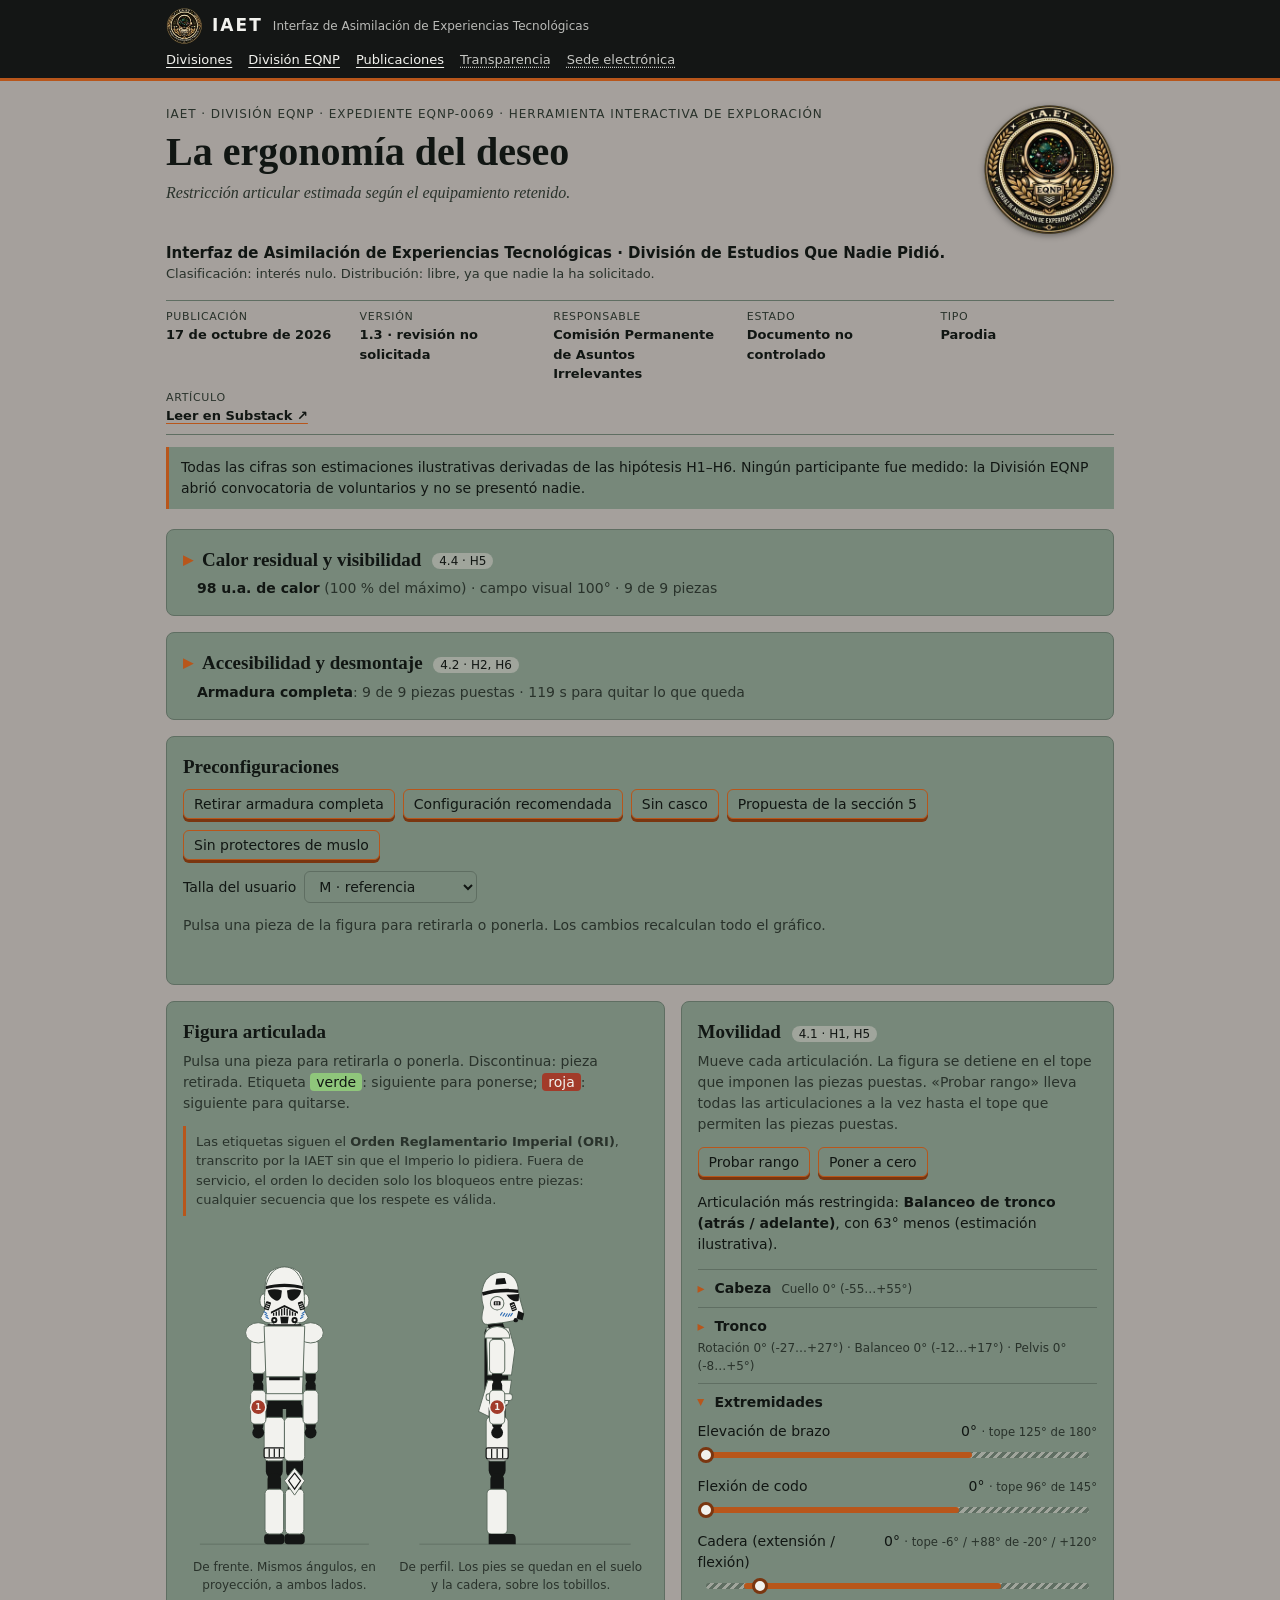
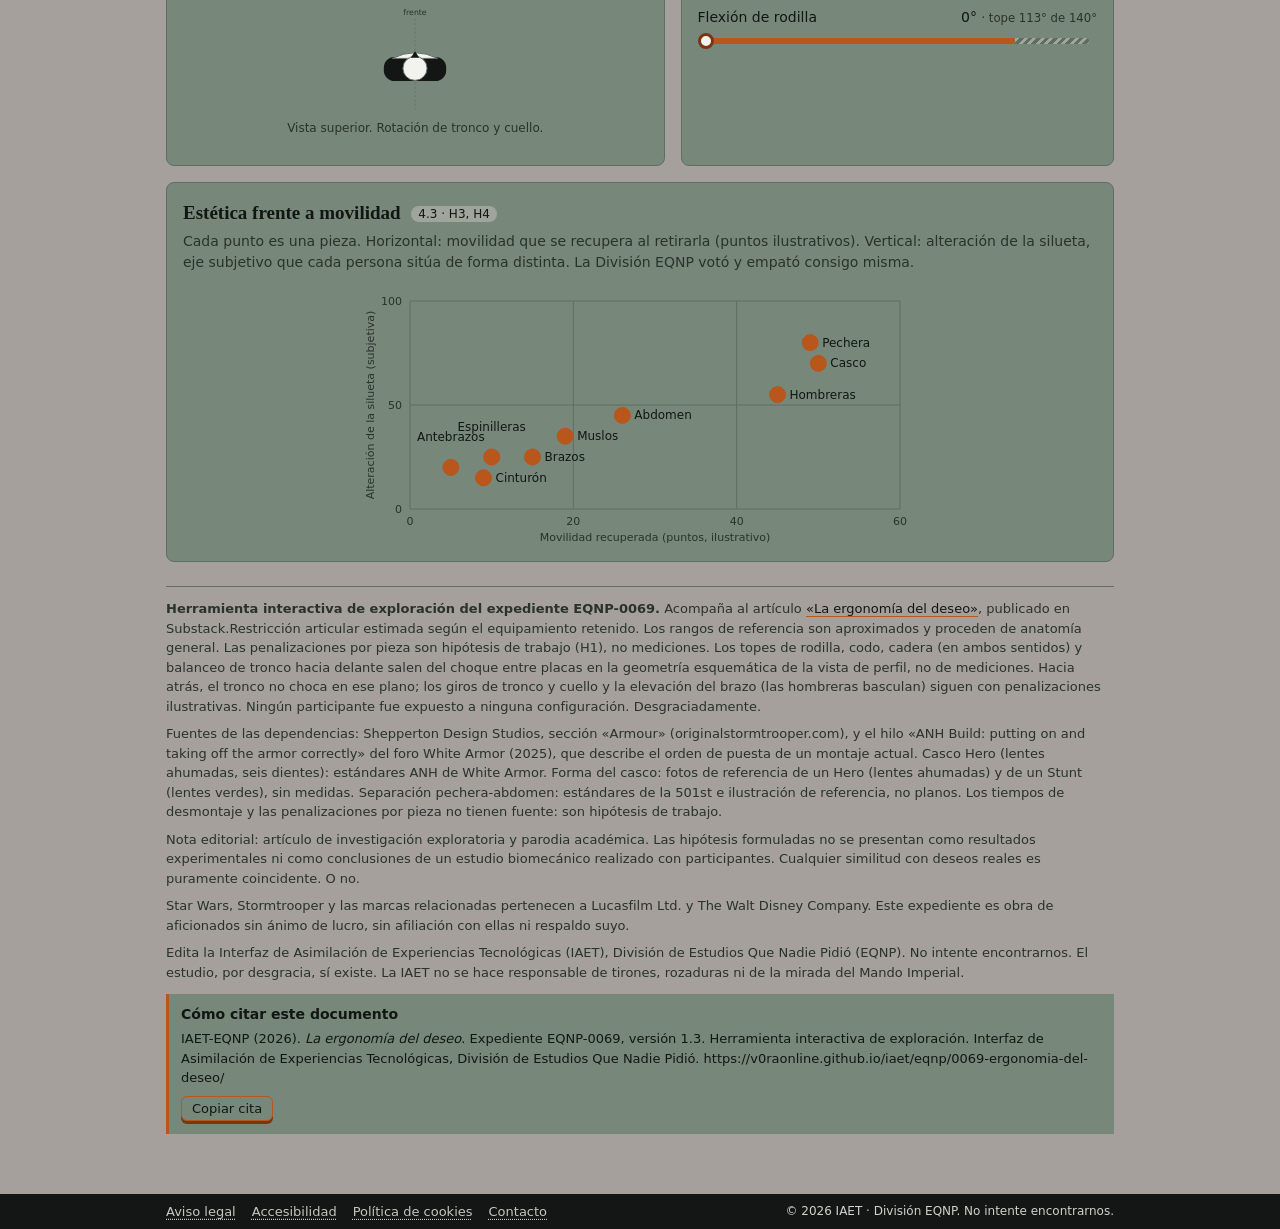
<file: eqnp/0069-ergonomia-del-deseo/index.html>
<!doctype html>
<!--
  IAET  ·  https://v0raonline.github.io/iaet/
  Copyright (c) 2026 V0ra (v0raonline)
  Licencia CC BY-NC-SA 4.0 — sin fines comerciales. https://creativecommons.org/licenses/by-nc-sa/4.0/
-->
<html lang="es">
<head>
<meta charset="utf-8">
<meta name="viewport" content="width=device-width, initial-scale=1">
<meta name="author" content="V0ra (V0raOnline)">
<meta name="copyright" content="Copyright (c) 2026 V0ra (v0raonline)">
<link rel="license" href="https://creativecommons.org/licenses/by-nc-sa/4.0/">
<title>La ergonomía del deseo: armadura Stormtrooper — IAET</title>
<meta name="description" content="Herramienta interactiva: cuánto limita cada pieza de la armadura de Stormtrooper la rodilla, la cadera, el codo o el cuello. Parodia académica de la IAET.">
<meta property="og:type" content="website">
<meta property="og:site_name" content="IAET · Interfaz de Asimilación de Experiencias Tecnológicas">
<meta property="og:locale" content="es_ES">
<meta property="og:url" content="https://v0raonline.github.io/iaet/eqnp/0069-ergonomia-del-deseo/">
<meta property="og:title" content="La ergonomía del deseo · Expediente EQNP-0069">
<meta property="og:description" content="Quítale piezas a un Stormtrooper y mira cuánto se mueve. Parodia académica con figura articulada.">
<meta property="og:image" content="https://v0raonline.github.io/iaet/comun/og-card.jpg">
<meta property="og:image:width" content="1200">
<meta property="og:image:height" content="630">
<meta property="og:image:alt" content="Emblema de la IAET junto al lema «Estudios serios y otros que nadie pidió»">
<meta name="twitter:card" content="summary_large_image">
<link rel="icon" href="../../comun/emblemas/iaet.webp" type="image/webp">
<link rel="stylesheet" href="../../comun/iaet.css">
<style>
  /* Estilos propios del expediente. La paleta y el marco institucional vienen de comun/iaet.css. */
  :root {
    --deslizador: #b8561b;
    --ghost: #3e4a41;        /* contorno de pieza retirada */
    --azul: #2f6db5;         /* rayas del casco */
    --poner: #8fc67b;        /* etiqueta: siguiente pieza para ponerse */
    --quitar: #a23b2a;       /* etiqueta: siguiente pieza para quitarse */
  }

  .controles { display: flex; flex-wrap: wrap; gap: 8px; align-items: center; justify-content: space-between; }
  .presets { display: flex; flex-wrap: wrap; gap: 8px; }
  [data-pieza]:focus-visible { outline: 2px solid var(--accent); outline-offset: 2px; }
  label.ui { display: inline-flex; gap: 8px; align-items: center; }

  .grid { display: grid; grid-template-columns: 1fr; gap: 16px; margin-top: 16px; }
  @media (min-width: 760px) { .grid { grid-template-columns: minmax(0, 1.15fr) minmax(0, 1fr); } }
  /* Dentro de la cuadrícula la separación la pone el gap; ambas cajas, misma altura. */
  .grid > .card { margin-top: 0; align-self: stretch; }

  .figura svg { width: 100%; max-width: 260px; display: block; margin: 0 auto; }
  .figura [data-pieza] { cursor: pointer; transition: fill .2s, opacity .2s; }
  .figura .pieza { fill: var(--plate); stroke: var(--line); stroke-width: 1; }
  .figura .off .pieza { fill: none; stroke: var(--ghost); stroke-dasharray: 4 3; }
  .figura .off { opacity: .55; }
  /* Pieza retirada: solo su contorno; sus detalles (lentes, rejillas, rayas...) desaparecen. */
  .figura .off :is(.mono, .rayas, [fill]) { display: none; }
  .figura .mono { fill: var(--mono); }
  /* Superficies que asoman al inclinarse una parte en la vista frontal */
  .figura .volumen { fill: var(--plate); stroke: var(--line); stroke-width: 1; vector-effect: non-scaling-stroke; }
  .figura .volumen.vacio { fill: var(--mono); stroke: none; }
  .figura .detalle { fill: none; stroke: var(--mono); stroke-width: 1.2; vector-effect: non-scaling-stroke; }
  .figura .cinta { stroke: var(--mono); stroke-width: 1.2; }
  .figura .off .detalle { stroke-dasharray: 2 2; }
  /* Etiquetas de siguiente pieza: verde para ponerse, roja para quitarse */
  .figura .sig { cursor: pointer; }
  .figura .sig-circulo {
    stroke: var(--plate); stroke-width: 1.5; vector-effect: non-scaling-stroke;
    transform-box: fill-box; transform-origin: center; animation: latido 1.4s ease-in-out infinite;
  }
  .figura .sig.poner .sig-circulo { fill: var(--poner); }
  .figura .sig.quitar .sig-circulo { fill: var(--quitar); }
  .figura .sig-num { font: 700 10px system-ui, sans-serif; text-anchor: middle; dominant-baseline: central; pointer-events: none; }
  .figura .sig.poner .sig-num { fill: var(--fg); }
  .figura .sig.quitar .sig-num { fill: var(--plate); }
  @keyframes latido { 50% { transform: scale(1.18); } }
  @media (prefers-reduced-motion: reduce) { .figura .sig-circulo { animation: none; } }
  .sig-chip { border-radius: 4px; padding: 1px 6px; white-space: nowrap; }
  .sig-chip.poner { background: var(--poner); color: var(--fg); }
  .sig-chip.quitar { background: var(--quitar); color: var(--plate); }
  .figura .rayas { fill: none; stroke: var(--azul); stroke-width: 1.3; stroke-linecap: round; }
  .figura text { font: 11px system-ui, sans-serif; fill: var(--muted); }
  .leyenda { font-size: 12px; color: var(--muted); margin-top: 6px; text-align: center; }
  /* columnas proporcionales a los viewBox (240 y 300) para que ambas vistas tengan la misma escala */
  .vistas { display: grid; grid-template-columns: 4fr 5fr; gap: 8px; align-items: start; }
  .vista { margin: 0; min-width: 0; }
  .figura svg#fig, .figura svg#front { max-width: none; }
  .figura .pieza { vector-effect: non-scaling-stroke; }
  .figura svg#topview { max-width: 170px; margin-top: 12px; }

  .acciones { display: flex; flex-wrap: wrap; gap: 8px; margin: 0 0 12px; }
  /* Grupos plegables de articulaciones */
  .grupo-art { border-top: 1px solid var(--line); padding: 8px 0; }
  .grupo-art summary { cursor: pointer; list-style: none; display: flex; flex-wrap: wrap; gap: 2px 10px; align-items: baseline; }
  .grupo-art summary::-webkit-details-marker { display: none; }
  .grupo-art summary::before { content: "▸"; color: var(--accent); display: inline-block; transition: transform .15s; }
  .grupo-art[open] summary::before { transform: rotate(90deg); }
  .grupo-art[open] summary { margin-bottom: 8px; }
  .grupo-art[open] .g-resumen { display: none; }
  .g-nombre { font-weight: 600; }
  .g-resumen { font-size: 12px; color: var(--muted); font-variant-numeric: tabular-nums; }

  /* Deslizador con el tope en el carril: permitido en naranja, bloqueado rayado.
     El carril se separa 8 px de cada lado para alinearse con el centro del tirador. */
  .deslizador { position: relative; height: 22px; margin-top: 2px; }
  .pista {
    position: absolute; left: 8px; right: 8px; top: 8px; height: 6px; border-radius: 3px;
    background: repeating-linear-gradient(135deg, var(--line) 0 3px, var(--accent-soft) 3px 6px);
  }
  .permitido { position: absolute; top: 0; bottom: 0; background: var(--deslizador); border-radius: 3px; }
  .pista .marca { position: absolute; top: -4px; bottom: -4px; width: 3px; margin-left: -1.5px; background: var(--fg); border-radius: 2px; }
  .deslizador input[type="range"] {
    position: absolute; inset: 0; width: 100%; height: 22px; margin: 0;
    background: transparent; -webkit-appearance: none; appearance: none; cursor: pointer;
  }
  .deslizador input[type="range"]::-webkit-slider-runnable-track { background: transparent; height: 22px; }
  .deslizador input[type="range"]::-moz-range-track { background: transparent; }
  .deslizador input[type="range"]::-webkit-slider-thumb {
    -webkit-appearance: none; width: 16px; height: 16px; margin-top: 3px; border-radius: 50%;
    background: var(--plate); border: 3px solid var(--accent-oscuro);
  }
  .deslizador input[type="range"]::-moz-range-thumb {
    width: 10px; height: 10px; border-radius: 50%; background: var(--plate); border: 3px solid var(--accent-oscuro);
  }
  .deslizador input[type="range"]:focus-visible { outline: 2px solid var(--accent); outline-offset: 2px; }
  .interf:empty { display: none; }
  .aviso-chip { color: var(--fg); background: var(--warn); border-radius: 4px; padding: 1px 6px; white-space: nowrap; }
  /* Sobre el gris medio de las cajas el texto naranja no se lee: los avisos van en etiqueta naranja. [V0-iaet 0ad8ba8b-239b-4476-9661-8b0e80f26230] */
  .interf.tope, .lista .bloq, .msg:not(:empty), .avisos li {
    color: var(--fg); background: var(--warn); border-radius: 4px; padding: 1px 6px;
  }
  .msg:not(:empty), .interf.tope { display: inline-block; }

  .rom-row { margin-bottom: 10px; }
  .rom-head { display: flex; justify-content: space-between; gap: 8px; font-size: 14px; }
  .rom-head .val { font-variant-numeric: tabular-nums; white-space: nowrap; }
  .rom-head small { color: var(--muted); }
  .interf { font: 12px system-ui, sans-serif; color: var(--muted); margin-top: 3px; }
  .resumen { margin: 0 0 14px; font-size: 14px; }

  .lista { list-style: none; margin: 0; padding: 0; }
  .lista li {
    display: grid; grid-template-columns: 1fr auto auto; gap: 2px 12px; align-items: center;
    padding: 8px 0; border-bottom: 1px solid var(--line); font: 14px system-ui, sans-serif;
  }
  .lista li:last-child { border-bottom: 0; }
  .lista .nom { font-weight: 600; }
  .lista .t { color: var(--muted); font-variant-numeric: tabular-nums; }
  .lista .st { grid-column: 1 / -1; color: var(--muted); font-size: 13px; }
  .lista li.off .nom { color: var(--muted); text-decoration: line-through; }
  .lista li button { grid-column: 3; grid-row: 1; }

  .totales { display: grid; grid-template-columns: 1fr; gap: 10px; margin-top: 14px; }
  @media (min-width: 560px) { .totales { grid-template-columns: repeat(3, 1fr); } }
  .stat { border: 1px solid var(--line); border-radius: 6px; padding: 10px; }
  .stat .n { font: 600 20px system-ui, sans-serif; font-variant-numeric: tabular-nums; }
  .stat .l { font: 12px system-ui, sans-serif; color: var(--muted); }
  .stat .barra { height: 6px; background: var(--line); border-radius: 3px; overflow: hidden; margin-top: 6px; }
  .stat .barra div { height: 100%; background: var(--accent); }

  /* Sección plegable de desmontaje: la cabecera resume lo que sigue puesto. */
  .plegable summary { cursor: pointer; list-style: none; }
  .plegable summary::-webkit-details-marker { display: none; }
  .plegable summary h2::before {
    content: "▸"; display: inline-block; width: 1em; color: var(--accent); transition: transform .15s;
  }
  .plegable[open] summary h2::before { transform: rotate(90deg); }
  .plegable[open] summary { margin-bottom: 12px; }
  .resumen-puesta { margin: 4px 0 0 1em; font-size: 14px; color: var(--muted); }
  .resumen-puesta strong { color: var(--fg); }
  .aviso-orden { margin: 0 0 12px; padding: 6px 10px; border-left: 3px solid var(--accent); font-size: 13px; color: var(--muted); }
  .msg { min-height: 20px; margin-top: 10px; font: 13px system-ui, sans-serif; }
  .avisos { margin: 0; padding-left: 0; list-style: none; font: 13px/1.5 system-ui, sans-serif; }
  .avisos li { margin-bottom: 6px; }
  .avisos:empty::before { content: "Configuración coherente con la secuencia de desmontaje. Visado EQNP: conforme.";color: var(--muted); font-style: italic; }

  .disp svg { width: 100%; max-width: 560px; display: block; margin: 0 auto; }
  .disp circle { cursor: pointer; transition: fill .2s; }
  .disp circle.on { fill: var(--accent); stroke: var(--accent); }
  .disp circle.off { fill: var(--card); stroke: var(--muted); stroke-width: 1.5; }
  .disp text { font: 12px system-ui, sans-serif; fill: var(--fg); pointer-events: none; }
  .disp .ejes { font: 11px system-ui, sans-serif; fill: var(--muted); }
  .disp .eje { stroke: var(--line); }
</style>
</head>
<body>
<nav class="barra-inst ui" aria-label="Navegación institucional">
  <div class="dentro">
    <a class="marca" href="../../">
      <img id="emblema-mini" src="../../comun/emblemas/iaet.webp" alt="" width="36" height="36">
      <strong>IAET</strong>
      <span>Interfaz de Asimilación de Experiencias Tecnológicas</span>
    </a>
    <ul class="nav-inst">
      <li><a href="../../#divisiones">Divisiones</a></li>
      <li><a href="../">División EQNP</a></li>
      <li><a href="../../#expedientes-recientes">Publicaciones</a></li>
      <li><span class="muerto" title="Portal en trámite de transparencia">Transparencia</span></li>
      <li><span class="muerto" title="Cita previa obligatoria. No hay citas.">Sede electrónica</span></li>
    </ul>
  </div>
</nav>
<main>

  <header>
    <div class="cabecera">
      <div>
        <p class="kicker ui">IAET · División EQNP · Expediente EQNP-0069 · Herramienta interactiva de exploración</p>
        <h1>La ergonomía del deseo</h1>
        <p class="sub">Restricción articular estimada según el equipamiento retenido.</p>
      </div>
      <img class="emblema" src="../../comun/emblemas/iaet.webp" width="280" height="274" alt="Emblema de la IAET, División EQNP: casco de astronauta con una galaxia en el visor, entre laureles">
    </div>
    <p class="org ui"><strong class="org-nombre">Interfaz de Asimilación de Experiencias Tecnológicas · División de Estudios Que Nadie Pidió.</strong>
      Clasificación: interés nulo. Distribución: libre, ya que nadie la ha solicitado.</p>
    <dl class="metadatos ui">
      <div><dt>Publicación</dt><dd>17 de octubre de 2026</dd></div>
      <div><dt>Versión</dt><dd>1.3 · revisión no solicitada</dd></div>
      <div><dt>Responsable</dt><dd>Comisión Permanente de Asuntos Irrelevantes</dd></div>
      <div><dt>Estado</dt><dd>Documento no controlado</dd></div>
      <div><dt>Tipo</dt><dd>Parodia</dd></div>
      <div><dt>Artículo</dt><dd><a href="https://v0raonline.substack.com/p/eqnp-0069-la-ergonomia-del-deseo">Leer en Substack ↗</a></dd></div>
    </dl>
    <p class="aviso-base ui">Todas las cifras son estimaciones ilustrativas derivadas de las hipótesis H1–H6. Ningún participante fue medido: la División EQNP abrió convocatoria de voluntarios y no se presentó nadie.</p>
  </header>

  <details class="card plegable" id="calor">
    <summary>
      <h2>Calor residual y visibilidad <span class="tag ui">4.4 · H5</span></h2>
      <p class="resumen-puesta ui" id="resumen-calor"></p>
    </summary>
    <p class="desc ui">Índices relativos, no medidos. La sección 6 del artículo advierte sobre ello. El termómetro de la División EQNP sigue pendiente de aprobación presupuestaria.</p>
    <div class="totales ui" id="sensorial"></div>
  </details>

  <details class="card plegable" id="desmontaje">
    <summary>
      <h2>Accesibilidad y desmontaje <span class="tag ui">4.2 · H2, H6</span></h2>
      <p class="resumen-puesta ui" id="resumen-puesta"></p>
    </summary>
    <p class="desc ui">Quitar una pieza sin desmontar el resto no siempre es posible. Las dependencias vienen de la guía de Shepperton Design Studios y de una guía de puesta publicada en el foro White Armor de la 501st. Las marcadas como «inferido» son deducción de la División EQNP. Los tiempos son hipótesis sin fuente, cronometradas a ojo.</p>
    <ul class="lista ui" id="lista"></ul>
    <div class="totales ui" id="totales"></div>
    <h3 class="ui" style="margin:16px 0 4px;font-size:14px">Avisos de coherencia</h3>
    <ul class="avisos ui" id="avisos"></ul>
  </details>

  <section class="card" id="preconfiguraciones">
    <h2>Preconfiguraciones</h2>
    <div class="controles ui" style="margin-top:8px">
      <div class="presets">
        <button type="button" data-preset="completa">Armadura completa</button>
        <button type="button" data-preset="estetica" title="Recomendada por la División EQNP. Casco, antebrazos, brazos, hombreras, pechera y abdomen: lo que sale en una foto de cintura para arriba, distorsionador de voz incluido">Configuración recomendada</button>
        <button type="button" data-preset="sincasco">Sin casco</button>
        <button type="button" data-preset="seccion5">Propuesta de la sección 5</button>
        <button type="button" data-preset="sinmuslo">Sin protectores de muslo</button>
      </div>
      <label class="ui">Talla del usuario
        <select id="talla">
          <option value="S">S · ajuste estrecho</option>
          <option value="M" selected>M · referencia</option>
          <option value="L">L · holgura</option>
        </select>
      </label>
    </div>
    <p class="desc ui" style="margin-top:12px">Pulsa una pieza de la figura para retirarla o ponerla. Los cambios recalculan todo el gráfico.</p>
    <div id="msg" class="msg" aria-live="polite"></div>
  </section>

  <div class="grid">

    <section class="card figura">
      <h2>Figura articulada</h2>
      <p class="desc ui">Pulsa una pieza para retirarla o ponerla. Discontinua: pieza retirada. Etiqueta <span class="sig-chip poner">verde</span>: siguiente para ponerse; <span class="sig-chip quitar">roja</span>: siguiente para quitarse.</p>
      <p class="aviso-orden ui">Las etiquetas siguen el <strong>Orden Reglamentario Imperial (ORI)</strong>, transcrito por la IAET sin que el Imperio lo pidiera. Fuera de servicio, el orden lo deciden solo los bloqueos entre piezas: cualquier secuencia que los respete es válida.</p>
      <div class="vistas">
      <figure class="vista">
      <svg id="front" viewBox="0 -24 240 384" role="img" aria-label="Figura frontal del Stormtrooper: proyección de los mismos ángulos">
        <line x1="20" y1="350" x2="220" y2="350" stroke="var(--line)" stroke-width="1"/>
        <!-- botas fijas en el suelo -->
        <rect class="mono" x="96" y="338" width="24" height="12" rx="4"/>
        <rect class="mono" x="120" y="338" width="24" height="12" rx="4"/>
        <!-- Cada parte tiene un volumen (lo que asoma de su profundidad al inclinarse) y su
             dibujo frontal en reposo. El JS las coloca a partir de la vista de perfil y las
             ordena por cercanía al observador. -->
        <g id="front-partes">
        <g class="parte" data-parte="muslo-L">
          <path class="volumen"/>
          <g class="arte">
            <rect class="mono" x="98" y="182" width="20" height="90" rx="8"/>
            <g data-pieza="muslos" role="button" tabindex="0" aria-pressed="true" aria-label="Protector de muslo derecho del soldado, con cinta de munición">
              <title>Protectores de muslo: limitan la cadera y la rodilla (4.1). El derecho lleva una cinta de munición que tapa el hueco de la rodilla (SDS).</title>
              <rect class="pieza" x="96" y="200" width="24" height="51.5" rx="5"/>
              <rect class="pieza cinta" x="96" y="236" width="24" height="12" rx="2"/>
              <path class="detalle" d="M102 237 V247 M108 237 V247 M114 237 V247"/>
            </g>
          </g>
        </g>
        <g class="parte" data-parte="muslo-R">
          <path class="volumen"/>
          <g class="arte">
            <rect class="mono" x="122" y="182" width="20" height="90" rx="8"/>
            <g data-pieza="muslos" role="button" tabindex="0" aria-pressed="true" aria-label="Protector de muslo izquierdo del soldado">
              <title>Protectores de muslo: limitan la cadera y la rodilla (4.1)</title>
              <rect class="pieza" x="120" y="200" width="24" height="51.5" rx="5"/>
            </g>
          </g>
        </g>
        <g class="parte" data-parte="pierna-L">
          <path class="volumen"/>
          <g class="arte">
            <rect class="mono" x="100" y="266" width="16" height="78" rx="7"/>
            <g data-pieza="espinilleras" role="button" tabindex="0" aria-pressed="true" aria-label="Espinillera derecha del soldado">
              <title>Espinilleras: limitan la flexión de rodilla (4.1)</title>
              <rect class="pieza" x="97" y="285" width="22" height="53" rx="5"/>
            </g>
          </g>
        </g>
        <g class="parte" data-parte="pierna-R">
          <path class="volumen"/>
          <g class="arte">
            <rect class="mono" x="124" y="266" width="16" height="78" rx="7"/>
            <g data-pieza="espinilleras" role="button" tabindex="0" aria-pressed="true" aria-label="Espinillera izquierda del soldado, con rodillera">
              <title>Espinilleras: limitan la flexión de rodilla (4.1). La izquierda lleva rodillera en rombo (SDS): cubre el hueco de la rodilla y, al ir delante, no frena la flexión.</title>
              <rect class="pieza" x="121" y="285" width="22" height="53" rx="5"/>
              <!-- rodillera en rombo, solapada sobre el borde de la espinillera -->
              <path class="pieza" d="M132 260 L144 275 L132 292 L120 275 Z"/>
              <path class="detalle" d="M132 266 L139 275 L132 285 L125 275 Z"/>
            </g>
          </g>
        </g>

        <g class="parte" data-parte="pelvis">
          <path class="volumen"/>
          <g class="arte">
            <rect class="mono" x="100" y="156" width="40" height="34" rx="6"/>
            <g data-pieza="abdomen" role="button" tabindex="0" aria-pressed="true" aria-label="Abdomen, vista frontal">
              <title>Abdomen: limita la cadera (4.1). Va bajo la pechera y el cinturón de munición se abrocha encima.</title>
              <path class="pieza" d="M98 152 H142 L141 180 H99 Z"/>
            </g>
            <g data-pieza="cinturon" role="button" tabindex="0" aria-pressed="true" aria-label="Cinturón de munición, vista frontal">
              <title>Cinturón de munición: sostiene las partes del torso (fuente: Shepperton Design Studios)</title>
              <rect class="pieza" x="96" y="172" width="48" height="8" rx="3"/>
            </g>
          </g>
        </g>

        <g class="parte" data-parte="torso">
          <path class="volumen"/>
          <g class="arte">
            <path class="mono" d="M100 90 H140 L138 156 H102 Z"/>
            <g data-pieza="pecho" role="button" tabindex="0" aria-pressed="true" aria-label="Pechera, vista frontal">
              <title>Pechera: limita la rotación del tronco (4.1). Las hombreras van sujetas a ella.</title>
              <path class="pieza" d="M96 92 H144 L142 152 H98 Z"/>
            </g>
          </g>
        </g>

        <g class="parte" data-parte="casco">
          <path class="volumen"/>
          <g class="arte">
        <rect class="mono" x="114" y="76" width="12" height="18"/>
        <!-- cabeza con la capucha del mono: se ve al retirar el casco -->
        <ellipse class="mono" cx="120" cy="52" rx="18" ry="24"/>
        <g data-pieza="casco" role="button" tabindex="0" aria-pressed="true" aria-label="Casco, vista frontal">
          <title>Casco Hero: lentes ahumadas y seis dientes en la rejilla. Restringe la rotación del cuello (4.4).</title>
          <g transform="translate(20 10)">
            <!-- orejeras -->
            <ellipse class="pieza" cx="75" cy="52" rx="4" ry="8"/>
            <ellipse class="pieza" cx="125" cy="52" rx="4" ry="8"/>
            <!-- cúpula y faldón acampanado -->
            <path class="pieza" d="M77 62 C74 34 82 12 100 12 C118 12 126 34 123 62 L128 72 C126 77 120 79 114 78 L108 85 H92 L86 78 C80 79 74 77 72 72 Z"/>
            <!-- rasgos de la cara: se desplazan al girar el cuello -->
            <g id="front-cara">
              <!-- banda negra de la frente -->
              <path class="mono" d="M78 35 C90 31 110 31 122 35 L122 38.5 C110 35 90 35 78 38.5 Z"/>
              <!-- lentes en lágrima, con la punta hacia la nariz -->
              <path class="mono" d="M80 40 Q88 37 97 40 L96 48 Q93 54 88 51 Q82 48 80 40 Z"/>
              <path class="mono" d="M120 40 Q112 37 103 40 L104 48 Q107 54 112 51 Q118 48 120 40 Z"/>
              <!-- rejillas de las mejillas -->
              <g transform="rotate(18 80 58)">
                <rect class="mono" x="77" y="53" width="6" height="10" rx="1"/>
                <rect x="78" y="55.5" width="4" height="0.9" fill="var(--plate)"/>
                <rect x="78" y="58" width="4" height="0.9" fill="var(--plate)"/>
                <rect x="78" y="60.5" width="4" height="0.9" fill="var(--plate)"/>
              </g>
              <g transform="rotate(-18 120 58)">
                <rect class="mono" x="117" y="53" width="6" height="10" rx="1"/>
                <rect x="118" y="55.5" width="4" height="0.9" fill="var(--plate)"/>
                <rect x="118" y="58" width="4" height="0.9" fill="var(--plate)"/>
                <rect x="118" y="60.5" width="4" height="0.9" fill="var(--plate)"/>
              </g>
              <!-- ventilación: V invertida de trazo recto -->
              <path class="mono" d="M84 65 L100 57 L116 65 L116 67.5 L100 59.5 L84 67.5 Z"/>
              <!-- tobera del distorsionador: barras verticales, más largas en el centro -->
              <rect class="mono" x="99.2" y="60" width="1.6" height="9"/>
              <rect class="mono" x="102.4" y="61.6" width="1.6" height="8"/>
              <rect class="mono" x="96" y="61.6" width="1.6" height="8"/>
              <rect class="mono" x="105.6" y="63.2" width="1.6" height="6.5"/>
              <rect class="mono" x="92.8" y="63.2" width="1.6" height="6.5"/>
              <rect class="mono" x="108.8" y="64.8" width="1.6" height="5"/>
              <rect class="mono" x="89.6" y="64.8" width="1.6" height="5"/>
              <rect class="mono" x="112" y="66.4" width="1.6" height="3.5"/>
              <rect class="mono" x="86.4" y="66.4" width="1.6" height="3.5"/>
              <!-- boca -->
              <path class="mono" d="M95 71 H105 L104 79 H96 Z"/>
              <!-- tubos de respiración a los lados de la boca -->
              <circle class="mono" cx="88" cy="75" r="3.6"/>
              <circle class="mono" cx="112" cy="75" r="3.6"/>
              <circle cx="88" cy="75" r="1.3" fill="var(--plate)"/>
              <circle cx="112" cy="75" r="1.3" fill="var(--plate)"/>
              <!-- rayas laterales (azules en el original) -->
              <path class="rayas" d="M76 65 l3 2 M77 68 l3 2 M78 71 l3 2"/>
              <path class="rayas" d="M124 65 l-3 2 M123 68 l-3 2 M122 71 l-3 2"/>
            </g>
          </g>
        </g>

          </g>
        </g>

        <g class="parte" data-parte="brazo-L">
          <path class="volumen"/>
          <g class="arte">
            <rect class="mono" x="83" y="98" width="12" height="62" rx="6"/>
            <g data-pieza="brazos" role="button" tabindex="0" aria-pressed="true" aria-label="Protector de brazo derecho del soldado">
              <title>Protectores de brazo: limitan la elevación del brazo y la flexión del codo (4.1). Van sujetos a las hombreras.</title>
              <rect class="pieza" x="80" y="108" width="18" height="40" rx="5"/>
            </g>
          </g>
        </g>
        <g class="parte" data-parte="brazo-R">
          <path class="volumen"/>
          <g class="arte">
            <rect class="mono" x="145" y="98" width="12" height="62" rx="6"/>
            <g data-pieza="brazos" role="button" tabindex="0" aria-pressed="true" aria-label="Protector de brazo izquierdo del soldado">
              <title>Protectores de brazo: limitan la elevación del brazo y la flexión del codo (4.1). Van sujetos a las hombreras.</title>
              <rect class="pieza" x="142" y="108" width="18" height="40" rx="5"/>
            </g>
          </g>
        </g>
        <g class="parte" data-parte="antebrazo-L">
          <path class="volumen"/>
          <g class="arte">
            <rect class="mono" x="83" y="156" width="12" height="60" rx="6"/>
            <g data-pieza="antebrazos" role="button" tabindex="0" aria-pressed="true" aria-label="Protector de antebrazo derecho del soldado">
              <title>Protectores de antebrazo: limitan la flexión del codo (4.1)</title>
              <rect class="pieza" x="80" y="168" width="18" height="40" rx="5"/>
            </g>
            <circle class="mono" cx="89" cy="218" r="7"/>
          </g>
        </g>
        <g class="parte" data-parte="antebrazo-R">
          <path class="volumen"/>
          <g class="arte">
            <rect class="mono" x="145" y="156" width="12" height="60" rx="6"/>
            <g data-pieza="antebrazos" role="button" tabindex="0" aria-pressed="true" aria-label="Protector de antebrazo izquierdo del soldado">
              <title>Protectores de antebrazo: limitan la flexión del codo (4.1)</title>
              <rect class="pieza" x="142" y="168" width="18" height="40" rx="5"/>
            </g>
            <circle class="mono" cx="151" cy="218" r="7"/>
          </g>
        </g>
        <g class="parte" data-parte="hombrera-L">
          <path class="volumen"/>
          <g class="arte">
            <g data-pieza="hombreras" role="button" tabindex="0" aria-pressed="true" aria-label="Hombrera derecha del soldado">
              <title>Hombreras: limitan la elevación del brazo (4.1)</title>
              <ellipse class="pieza" cx="89" cy="100" rx="15" ry="12"/>
            </g>
          </g>
        </g>
        <g class="parte" data-parte="hombrera-R">
          <path class="volumen"/>
          <g class="arte">
            <g data-pieza="hombreras" role="button" tabindex="0" aria-pressed="true" aria-label="Hombrera izquierda del soldado">
              <title>Hombreras: limitan la elevación del brazo (4.1)</title>
              <ellipse class="pieza" cx="151" cy="100" rx="15" ry="12"/>
            </g>
          </g>
        </g>
        </g>
      </svg>
      <figcaption class="leyenda ui">De frente. Mismos ángulos, en proyección, a ambos lados.</figcaption>
      </figure>
      <figure class="vista">
      <svg id="fig" viewBox="-10 -24 300 384" role="img" aria-label="Figura lateral del Stormtrooper con articulaciones móviles y piezas pulsables">
        <line x1="20" y1="350" x2="270" y2="350" stroke="var(--line)" stroke-width="1"/>
        <!-- seg-mundo gira y baja la figura entera para que el tobillo quede bajo la cadera, en el suelo -->
        <g id="seg-mundo">
        <!-- pelvis; el tronco (clase seg-tronco) se balancea sobre la cintura -->
        <g class="seg-pelvis" transform="rotate(0 112 186)">
          <rect class="mono" x="99" y="164" width="26" height="24" rx="6"/>
        </g>
        <g class="seg-tronco" transform="rotate(0 112 176)">
          <rect class="mono" x="104" y="78" width="12" height="18"/>
          <rect class="mono" x="97" y="92" width="28" height="84" rx="8"/>
          <g data-pieza="pecho" role="button" tabindex="0" aria-pressed="true" aria-label="Pechera">
            <title>Pechera: limita la rotación y el balanceo del tronco (4.1). Las hombreras van sujetas a ella.</title>
            <path class="pieza" d="M99 94 H126 L133 120 L129 150 H101 Z"/>
          </g>
        </g>
        <g class="seg-pelvis" transform="rotate(0 112 186)">
        <g data-pieza="abdomen" role="button" tabindex="0" aria-pressed="true" aria-label="Abdomen">
          <title>Abdomen: limita la cadera (4.1). Va bajo la pechera y el cinturón de munición se abrocha encima.</title>
          <path class="pieza" d="M101 156 H129 L125 184 L102 199 L90 193 Z"/>
        </g>
        <g data-pieza="cinturon" role="button" tabindex="0" aria-pressed="true" aria-label="Cinturón de munición">
          <title>Cinturón de munición: sostiene las partes del torso (fuente: Shepperton Design Studios)</title>
          <rect class="pieza" x="99" y="172" width="31" height="8" rx="3"/>
        </g>
        </g>

        <g class="seg-tronco" transform="rotate(0 112 176)">
        <!-- cabeza con la capucha del mono: se ve al retirar el casco -->
        <ellipse class="mono" cx="116" cy="58" rx="18" ry="23"/>
        <g data-pieza="casco" role="button" tabindex="0" aria-pressed="true" aria-label="Casco">
          <title>Casco Hero: lentes ahumadas, banda negra y rejilla con bulones. Restringe la rotación del cuello (4.4).</title>
          <!-- sello del cuello, por detrás del faldón -->
          <path class="mono" d="M100 88 L118 86 L121 95 L103 97 Z"/>
          <!-- cúpula, frente y faldón trasero acampanado -->
          <path class="pieza" d="M96 70 C90 50 96 30 116 28 C130 28 137 38 137 50 L139 60 L143 74 C144 82 138 86 130 86 L118 88 L100 90 C94 90 92 84 96 70 Z"/>
          <!-- banda negra -->
          <path class="mono" d="M94 52 C108 48 124 47 137 49 L137 53 C124 51 108 52 95 56 Z"/>
          <!-- rejilla superior -->
          <path class="mono" d="M111 36 L121 35 L123 42 L110 43 Z"/>
          <!-- oreja con ranuras -->
          <circle class="pieza" cx="112" cy="65" r="8"/>
          <rect class="mono" x="108" y="62.5" width="8" height="5" rx="1"/>
          <rect x="109.6" y="63.3" width="0.8" height="3.4" fill="var(--plate)"/>
          <rect x="111.4" y="63.3" width="0.8" height="3.4" fill="var(--plate)"/>
          <rect x="113.2" y="63.3" width="0.8" height="3.4" fill="var(--plate)"/>
          <!-- lente en lágrima -->
          <path class="mono" d="M123 55 L138 54 L137.5 62 Q130 65 123 55 Z"/>
          <!-- rejilla de la mejilla -->
          <g transform="rotate(-20 131 69)">
            <rect class="mono" x="128" y="64" width="6" height="10" rx="1"/>
            <rect x="129" y="66.5" width="4" height="0.9" fill="var(--plate)"/>
            <rect x="129" y="69" width="4" height="0.9" fill="var(--plate)"/>
            <rect x="129" y="71.5" width="4" height="0.9" fill="var(--plate)"/>
          </g>
          <!-- rayas laterales (azules en el original) -->
          <path class="rayas" d="M116 79 l2 -3 M119 80 l2 -3 M122 80.5 l2 -3 M125 80.5 l2 -3 M128 80 l2 -3"/>
          <!-- boca y tubo -->
          <path class="mono" d="M137 74 L144 77 L142 85 L135 83 Z"/>
          <circle class="mono" cx="134" cy="85" r="2.6"/>
        </g>
        </g>

        <!-- pierna: muslo gira en la cadera, pantorrilla en la rodilla -->
        <g id="seg-muslo" transform="rotate(0 112 186)">
          <rect class="mono" x="102" y="180" width="20" height="92" rx="9"/>
          <g data-pieza="muslos" role="button" tabindex="0" aria-pressed="true" aria-label="Protectores de muslo">
            <title>Protectores de muslo: limitan la cadera y la rodilla (4.1)</title>
            <rect class="pieza" x="99" y="200" width="26" height="51.5" rx="5"/>
            <!-- cinta de munición del muslo derecho (SDS) -->
            <rect class="pieza cinta" x="99" y="236" width="26" height="13" rx="2"/>
            <path class="detalle" d="M105.5 237 V248 M112 237 V248 M118.5 237 V248"/>
          </g>
          <g id="seg-pantorrilla" transform="rotate(0 112 270)">
            <rect class="mono" x="104" y="266" width="16" height="76" rx="7"/>
            <g data-pieza="espinilleras" role="button" tabindex="0" aria-pressed="true" aria-label="Espinilleras">
              <title>Espinilleras: limitan la flexión de rodilla (4.1)</title>
              <rect class="pieza" x="100" y="285" width="24" height="53" rx="5"/>
            </g>
            <!-- la bota contrarresta los giros para quedar plana en el suelo -->
            <g id="seg-pie" transform="rotate(0 112 342)">
              <path class="mono" d="M102 338 H130 Q134 338 134 344 V350 H102 Z"/>
            </g>
          </g>
        </g>

        <!-- brazo: gira en el hombro, antebrazo en el codo; todo acompaña al tronco -->
        <g class="seg-tronco" transform="rotate(0 112 176)">
        <g id="seg-brazo" transform="rotate(0 112 100)">
          <rect class="mono" x="106" y="98" width="12" height="62" rx="6"/>
          <g data-pieza="brazos" role="button" tabindex="0" aria-pressed="true" aria-label="Protectores de brazo">
            <title>Protectores de brazo: limitan la elevación del brazo y la flexión del codo (4.1). Van sujetos a las hombreras.</title>
            <rect class="pieza" x="103" y="108" width="18" height="40" rx="5"/>
          </g>
          <g id="seg-antebrazo" transform="rotate(0 112 158)">
            <rect class="mono" x="106" y="156" width="12" height="58" rx="6"/>
            <g data-pieza="antebrazos" role="button" tabindex="0" aria-pressed="true" aria-label="Protectores de antebrazo">
              <title>Protectores de antebrazo: limitan la flexión del codo (4.1)</title>
              <rect class="pieza" x="103" y="168" width="18" height="40" rx="5"/>
            </g>
            <circle class="mono" cx="112" cy="218" r="7"/>
          </g>
        </g>
        <g data-pieza="hombreras" role="button" tabindex="0" aria-pressed="true" aria-label="Hombreras">
          <title>Hombreras: limitan la elevación del brazo (4.1)</title>
          <path class="pieza" d="M97 106 C97 88 127 88 127 106 Z"/>
        </g>
        </g>
        </g>
      </svg>
      <figcaption class="leyenda ui">De perfil. Los pies se quedan en el suelo y la cadera, sobre los tobillos.</figcaption>
      </figure>
      </div>

      <svg id="topview" viewBox="0 0 240 150" role="img" aria-label="Vista superior: rotación de tronco y cuello">
        <line x1="120" y1="18" x2="120" y2="146" stroke="var(--line)" stroke-dasharray="3 3"/>
        <text x="120" y="12" text-anchor="middle">frente</text>
        <g id="top-tronco" transform="rotate(0 120 88)">
          <rect class="mono" x="76" y="72" width="88" height="34" rx="15"/>
          <g data-pieza="pecho" role="button" tabindex="0" aria-pressed="true" aria-label="Pechera, vista superior">
            <title>Pechera: limita la rotación del tronco (4.1)</title>
            <path class="pieza" d="M88 74 Q120 58 152 74 Z"/>
          </g>
          <g id="top-cabeza" transform="rotate(0 120 88)">
            <circle class="mono" cx="120" cy="88" r="14"/>
            <g data-pieza="casco" role="button" tabindex="0" aria-pressed="true" aria-label="Casco, vista superior">
              <title>Casco: limita la rotación del cuello (4.4)</title>
              <circle class="pieza" cx="120" cy="88" r="17"/>
            </g>
            <path class="mono" d="M114 73 L120 64 L126 73 Z"/>
          </g>
        </g>
      </svg>
      <p class="leyenda ui">Vista superior. Rotación de tronco y cuello.</p>
    </section>

    <section class="card">
      <h2>Movilidad <span class="tag ui">4.1 · H1, H5</span></h2>
      <p class="desc ui">Mueve cada articulación. La figura se detiene en el tope que imponen las piezas puestas. «Probar rango» lleva todas las articulaciones a la vez hasta el tope que permiten las piezas puestas.</p>
      <div class="acciones ui">
        <button type="button" id="probar">Probar rango</button>
        <button type="button" id="cero">Poner a cero</button>
      </div>
      <p class="resumen ui" id="resumen"></p>
      <div id="rom"></div>
    </section>

  </div>

  <section class="card disp" style="margin-top:16px">
    <h2>Estética frente a movilidad <span class="tag ui">4.3 · H3, H4</span></h2>
    <p class="desc ui">Cada punto es una pieza. Horizontal: movilidad que se recupera al retirarla (puntos ilustrativos). Vertical: alteración de la silueta, eje subjetivo que cada persona sitúa de forma distinta. La División EQNP votó y empató consigo misma.</p>
    <svg id="dispersion" viewBox="0 0 560 260" role="img" aria-label="Dispersión de piezas según movilidad recuperada y alteración de la silueta"></svg>
  </section>

  <footer class="pie ui">
    <p><strong>Herramienta interactiva de exploración del expediente EQNP-0069.</strong> Acompaña al artículo <a href="https://v0raonline.substack.com/p/eqnp-0069-la-ergonomia-del-deseo">«La ergonomía del deseo»</a>, publicado en Substack.Restricción articular estimada según el equipamiento retenido. Los rangos de referencia son aproximados y proceden de anatomía general. Las penalizaciones por pieza son hipótesis de trabajo (H1), no mediciones. Los topes de rodilla, codo, cadera (en ambos sentidos) y balanceo de tronco hacia delante salen del choque entre placas en la geometría esquemática de la vista de perfil, no de mediciones. Hacia atrás, el tronco no choca en ese plano; los giros de tronco y cuello y la elevación del brazo (las hombreras basculan) siguen con penalizaciones ilustrativas. Ningún participante fue expuesto a ninguna configuración. Desgraciadamente.</p>
    <p>Fuentes de las dependencias: Shepperton Design Studios, sección «Armour» (originalstormtrooper.com), y el hilo «ANH Build: putting on and taking off the armor correctly» del foro White Armor (2025), que describe el orden de puesta de un montaje actual. Casco Hero (lentes ahumadas, seis dientes): estándares ANH de White Armor. Forma del casco: fotos de referencia de un Hero (lentes ahumadas) y de un Stunt (lentes verdes), sin medidas. Separación pechera-abdomen: estándares de la 501st e ilustración de referencia, no planos. Los tiempos de desmontaje y las penalizaciones por pieza no tienen fuente: son hipótesis de trabajo.</p>
    <p>Nota editorial: artículo de investigación exploratoria y parodia académica. Las hipótesis formuladas no se presentan como resultados experimentales ni como conclusiones de un estudio biomecánico realizado con participantes. Cualquier similitud con deseos reales es puramente coincidente. O no.</p>
    <p class="nota-marcas">Star Wars, Stormtrooper y las marcas relacionadas pertenecen a Lucasfilm Ltd. y The Walt Disney Company. Este expediente es obra de aficionados sin ánimo de lucro, sin afiliación con ellas ni respaldo suyo.</p>
    <p>Edita la Interfaz de Asimilación de Experiencias Tecnológicas (IAET), División de Estudios Que Nadie Pidió (EQNP). No intente encontrarnos. El estudio, por desgracia, sí existe. La IAET no se hace responsable de tirones, rozaduras ni de la mirada del Mando Imperial.</p>
    <div class="citar">
      <h3>Cómo citar este documento</h3>
      <p id="cita">IAET-EQNP (2026). <em>La ergonomía del deseo</em>. Expediente EQNP-0069, versión 1.3. Herramienta interactiva de exploración. Interfaz de Asimilación de Experiencias Tecnológicas, División de Estudios Que Nadie Pidió. https://v0raonline.github.io/iaet/eqnp/0069-ergonomia-del-deseo/</p>
      <button type="button" id="copiar-cita">Copiar cita</button>
    </div>
  </footer>

</main>
<footer class="pie-legal ui">
  <div class="dentro">
    <ul class="nav-inst">
      <li><span class="muerto" title="Redactado por la Comisión Permanente de Asuntos Irrelevantes. Pendiente de lectura.">Aviso legal</span></li>
      <li><span class="muerto" title="Accesible para todo el mundo salvo para quien lleve casco">Accesibilidad</span></li>
      <li><span class="muerto" title="Esta página no usa cookies. Ni galletas.">Política de cookies</span></li>
      <li><span class="muerto" title="Buzón cerrado por falta de quejas">Contacto</span></li>
    </ul>
    <p>© 2026 IAET · División EQNP. No intente encontrarnos.</p>
  </div>
</footer>

<script>
(function () {
  // Rangos de referencia aproximados (grados). Anatomía general, no del artículo.
  // En el orden en que aparecen los controles, agrupados en cabeza, tronco y extremidades.
  const ARTICULACIONES = [
    // Rotaciones bidireccionales: positivo = hacia la derecha, negativo = hacia la izquierda.
    // Las penalizaciones del lado negativo usan la clave «…Atras», como en el resto.
    { id: "cuello",  grupo: "cabeza", corto: "Cuello", nombre: "Rotación de cuello (izquierda / derecha)", base: 80, min: -80 },
    { id: "tronco",  grupo: "tronco", corto: "Rotación", nombre: "Rotación de tronco (izquierda / derecha)", base: 45, min: -45 },
    // Bidireccional: base = flexión hacia delante, min = extensión hacia atrás.
    { id: "balanceo", grupo: "tronco", corto: "Balanceo", nombre: "Balanceo de tronco (atrás / adelante)", base: 80, min: -25 },
    // Basculación pélvica sobre la cadera: adelante = la cadera empuja hacia delante.
    { id: "pelvis",  grupo: "tronco", corto: "Pelvis", nombre: "Balanceo de cadera (atrás / adelante)", base: 20, min: -15 },
    { id: "hombro",  grupo: "extremidades", corto: "Hombro", nombre: "Elevación de brazo", base: 180 },
    { id: "codo",    grupo: "extremidades", corto: "Codo", nombre: "Flexión de codo", base: 145 },
    { id: "cadera",  grupo: "extremidades", corto: "Cadera", nombre: "Cadera (extensión / flexión)", base: 120, min: -20 },
    { id: "rodilla", grupo: "extremidades", corto: "Rodilla", nombre: "Flexión de rodilla", base: 140 }
  ];
  const GRUPOS = [
    { id: "cabeza", nombre: "Cabeza", abierto: false },
    { id: "tronco", nombre: "Tronco", abierto: false },
    { id: "extremidades", nombre: "Extremidades", abierto: true }
  ];

  // Penalizaciones ilustrativas por pieza (grados). Hipótesis H1, no mediciones.
  // requiere: piezas que deben estar puestas para poder llevar esta.
  // calor: índice relativo (u.a.). silueta: alteración al retirarla (0-100, subjetivo).
  const PIEZAS = {
    casco:        { nombre: "Casco",                   penal: { cuello: 25, cuelloAtras: 25 },            calor: 35, silueta: 70, tiempo: 12, requiere: [] },
    cinturon:     { nombre: "Cinturón de munición",    penal: { balanceo: 5, pelvis: 4 }, calor: 2,  silueta: 15, tiempo: 8,  requiere: ["abdomen"], reqNota: "SDS y montaje de la 501st: se abrocha a los automáticos del abdomen y lo mantiene firme" },
    hombreras:    { nombre: "Hombreras",               penal: { hombro: 45 },            calor: 10, silueta: 55, tiempo: 18, requiere: ["pecho"], reqNota: "montaje de la 501st: se abrochan a la correa blanca de la pechera" },
    pecho:        { nombre: "Pechera",                 penal: { tronco: 18, troncoAtras: 18, balanceo: 5, balanceoAtras: 8 }, calor: 20, silueta: 80, tiempo: 20, requiere: ["abdomen"], reqNota: "montaje de la 501st: se sujeta al abdomen con dos elásticos negros y se solapa sobre él" },
    abdomen:      { nombre: "Abdomen",                 penal: { cadera: 5, balanceo: 5, balanceoAtras: 5, pelvis: 8, pelvisAtras: 3 }, calor: 10, silueta: 45, tiempo: 12, requiere: [] },
    muslos:       { nombre: "Protectores de muslo",    penal: { cadera: 5, caderaAtras: 2, rodilla: 5, pelvis: 3, pelvisAtras: 4 }, calor: 8,  silueta: 35, tiempo: 15, requiere: [],        reqNota: "montaje actual de la 501st: cuelgan de un cinturón interior bajo la armadura (en el original de SDS colgaban del abdomen)" },
    espinilleras: { nombre: "Espinilleras",            penal: { rodilla: 10 },          calor: 5,  silueta: 25, tiempo: 14, requiere: ["muslos"], reqNota: "inferido del orden de puesta: van después del muslo, que es un tubo cerrado y solo sale por la pierna" },
    brazos:       { nombre: "Protectores de brazo",    penal: { hombro: 10, codo: 5 },  calor: 4,  silueta: 25, tiempo: 10, requiere: ["hombreras"], reqNota: "SDS: los brazos superiores van sujetos a los hombros" },
    antebrazos:   { nombre: "Protectores de antebrazo", penal: { codo: 5 },              calor: 4,  silueta: 20, tiempo: 10, requiere: [],        reqNota: "SDS: se sostienen solos; algunos montajes los cuelgan del mismo elástico que el brazo" }
  };

  const TALLA = { S: 1.15, M: 1, L: 0.9 };
  const TODAS = Object.keys(PIEZAS);
  const PRESETS = {
    completa:  TODAS,
    // Lo que se ve de cintura para arriba. Los brazos exigen las hombreras y la pechera, el abdomen.
    estetica:  ["casco", "antebrazos", "brazos", "hombreras", "pecho", "abdomen"],
    sincasco:  TODAS.filter(p => p !== "casco"),
    seccion5:  ["casco", "hombreras", "antebrazos"],
    sinmuslo:  TODAS.filter(p => p !== "muslos")
  };

  const estado = {
    puesta: new Set(TODAS),
    talla: "M",
    // Ángulo pedido por articulación; la figura muestra el mínimo entre este y el tope.
    angulos: Object.fromEntries(ARTICULACIONES.map(a => [a.id, 0]))
  };
  let anim = null;
  const $ = (sel) => document.querySelector(sel);

  // --- Cálculos ---
  function penalizacion(joint) {
    let s = 0;
    estado.puesta.forEach(p => { s += PIEZAS[p].penal[joint] || 0; });
    return s * TALLA[estado.talla];
  }
  function tope(a) {
    const aditivo = Math.max(0, Math.round(a.base - penalizacion(a.id)));
    const ch = choqueActivo(a, 1);
    return ch ? Math.min(aditivo, ch.valor) : aditivo;
  }

  // Choques placa contra placa, calculados con la geometría de la vista de perfil
  // (coordenadas del SVG; deben coincidir con el dibujo). "giro" es el signo con que la
  // vista de perfil gira la pieza móvil al avanzar en ese sentido. La talla ensancha (S)
  // o estrecha (L) las placas respecto al cuerpo.
  const rect = (x1, x2, y1, y2) => [[x1, y1], [x2, y1], [x2, y2], [x1, y2]];
  const GEO = {
    pechera: [[99, 94], [126, 94], [133, 120], [129, 150], [101, 150]],
    abdomen: [[101, 156], [129, 156], [125, 184], [102, 199], [90, 193]],
    muslo: rect(99, 125, 200, 251.5),
    espinillera: rect(100, 124, 285, 338),
    brazo: rect(103, 121, 108, 148),
    antebrazo: rect(103, 121, 168, 208)
  };
  const CHOQUES = [
    { joint: "rodilla", sentido: 1, piezas: ["muslos", "espinilleras"], fijo: GEO.muslo, movil: GEO.espinillera,
      pivote: [112, 270], giro: 1, causa: "choque del borde trasero de la espinillera contra el del muslo" },
    { joint: "codo", sentido: 1, piezas: ["brazos", "antebrazos"], fijo: GEO.brazo, movil: GEO.antebrazo,
      pivote: [112, 158], giro: -1, causa: "choque del protector de antebrazo contra el de brazo" },
    { joint: "cadera", sentido: 1, piezas: ["abdomen", "muslos"], fijo: GEO.abdomen, movil: GEO.muslo,
      pivote: [112, 186], giro: -1, respectoA: "pelvis", causa: "choque del borde delantero del muslo contra el abdomen" },
    { joint: "cadera", sentido: -1, piezas: ["abdomen", "muslos"], fijo: GEO.abdomen, movil: GEO.muslo,
      pivote: [112, 186], giro: 1, respectoA: "pelvis", causa: "choque del borde trasero del muslo contra la placa de glúteos" },
    { joint: "balanceo", sentido: 1, piezas: ["pecho", "abdomen"], fijo: GEO.abdomen, movil: GEO.pechera,
      pivote: [106, 172], giro: 1, causa: "choque del borde de la pechera contra el abdomen" }
  ];
  const cacheChoque = new Map();
  function anguloChoque(ch, f) {
    const clave = CHOQUES.indexOf(ch) + "|" + f;
    if (!cacheChoque.has(clave)) {
      const [px, py] = ch.pivote;
      const local = (pts) => pts.map(([x, y]) => [(x - px) * f, y - py]);
      const fijo = local(ch.fijo), movil = local(ch.movil);
      let res = 180;
      for (let g = 0; g <= 180; g += 0.5) {
        const r = ch.giro * g * Math.PI / 180, c = Math.cos(r), s = Math.sin(r);
        if (seSolapan(fijo, movil.map(([x, y]) => [x * c - y * s, x * s + y * c]))) { res = Math.floor(g); break; }
      }
      cacheChoque.set(clave, res);
    }
    return cacheChoque.get(clave);
  }
  // Tope por choque en un sentido (+1 adelante / flexión, -1 atrás / extensión), o null.
  function choqueActivo(a, sentido) {
    const ch = CHOQUES.find(c => c.joint === a.id && c.sentido === sentido && c.piezas.every(p => estado.puesta.has(p)));
    if (!ch) return null;
    // La cadera choca respecto a la pelvis: su basculación desplaza el tope.
    const desde = ch.respectoA ? alcanzado(ARTICULACIONES.find(x => x.id === ch.respectoA)) : 0;
    return { valor: desde + sentido * anguloChoque(ch, TALLA[estado.talla]), causa: ch.causa };
  }
  // Test de ejes separados para dos cuadriláteros convexos.
  function seSolapan(A, B) {
    for (const P of [A, B]) {
      for (let i = 0; i < P.length; i++) {
        const [x1, y1] = P[i], [x2, y2] = P[(i + 1) % P.length];
        const nx = y2 - y1, ny = x1 - x2;
        const pa = A.map(([x, y]) => x * nx + y * ny), pb = B.map(([x, y]) => x * nx + y * ny);
        if (Math.max(...pa) < Math.min(...pb) || Math.max(...pb) < Math.min(...pa)) return false;
      }
    }
    return true;
  }
  // Tope hacia atrás (valor negativo) en articulaciones bidireccionales; 0 en el resto.
  function topeMin(a) {
    if (!a.min) return 0;
    const aditivo = -Math.max(0, Math.round(-a.min - penalizacion(a.id + "Atras")));
    const ch = choqueActivo(a, -1);
    return ch ? Math.max(aditivo, ch.valor) : aditivo;
  }
  function alcanzado(a) {
    return Math.max(topeMin(a), Math.min(estado.angulos[a.id], tope(a)));
  }
  // Posición (%) de un ángulo dentro del recorrido del deslizador de esa articulación.
  function pos(a, v) {
    return ((v - (a.min || 0)) / (a.base - (a.min || 0))) * 100;
  }
  function bloqueanRetirar(id) {
    return TODAS.filter(p => estado.puesta.has(p) && PIEZAS[p].requiere.includes(id));
  }
  function faltanPara(id) {
    return PIEZAS[id].requiere.filter(r => !estado.puesta.has(r));
  }
  function nombres(lista) {
    return lista.map(p => PIEZAS[p].nombre.toLowerCase()).join(", ");
  }

  // --- Acciones ---
  function mensaje(texto) { $("#msg").textContent = texto || ""; }

  function alternar(id) {
    if (!PIEZAS[id]) return;
    if (estado.puesta.has(id)) {
      const bloq = bloqueanRetirar(id);
      if (bloq.length) {
        mensaje("No se puede retirar: antes hay que quitar " + nombres(bloq) + ".");
        return;
      }
      estado.puesta.delete(id);
      mensaje("");
    } else {
      const falta = faltanPara(id);
      if (falta.length) {
        mensaje("No se puede poner: primero debe estar " + nombres(falta) + ".");
        return;
      }
      estado.puesta.add(id);
      mensaje("");
    }
    render();
  }

  // Preferencia de retirada («Orden Reglamentario Imperial», ORI, en la interfaz): el orden de puesta de la guía
  // de White Armor, al revés. Solo es una preferencia: lo obligatorio son los bloqueos.
  const ORDEN_RETIRADA = ["antebrazos", "casco", "brazos", "hombreras", "pecho", "cinturon", "abdomen", "espinilleras", "muslos"];
  const ORDEN_PUESTA = [...ORDEN_RETIRADA].reverse();

  // Siguiente pieza para ponerse: la primera del orden de puesta que falta y que ya se puede poner.
  function siguientePieza() {
    return ORDEN_PUESTA.find(p => !estado.puesta.has(p) && faltanPara(p).length === 0) || null;
  }
  // Siguiente pieza para quitarse: la primera del orden de retirada que está puesta y nada bloquea.
  function siguienteRetirada() {
    return ORDEN_RETIRADA.find(p => estado.puesta.has(p) && bloqueanRetirar(p).length === 0) || null;
  }

  // Etiquetas circulares sobre la figura: verde = siguiente para ponerse, roja = para quitarse.
  // Llevan el número de paso y, al pulsarlas, hacen esa acción.
  // Se pinta ya y otra vez en el siguiente fotograma, cuando el navegador ha terminado de
  // aplicar los giros: así la etiqueta nunca se queda donde estaba la pieza.
  let siguientesPendiente = false;
  function renderSiguientes() {
    pintarSiguientes();
    if (siguientesPendiente || typeof requestAnimationFrame !== "function") return;
    siguientesPendiente = true;
    requestAnimationFrame(() => { siguientesPendiente = false; pintarSiguientes(); });
  }

  function pintarSiguientes() {
    const puestas = TODAS.filter(p => estado.puesta.has(p)).length;
    const etiquetas = [
      { pieza: siguientePieza(), clase: "poner", paso: puestas + 1, accion: "Poner" },
      { pieza: siguienteRetirada(), clase: "quitar", paso: TODAS.length - puestas + 1, accion: "Quitar" }
    ].filter(e => e.pieza);
    ["#front", "#fig"].forEach(sel => {
      const svg = $(sel);
      const base = svg.getScreenCTM && svg.getScreenCTM();
      if (!base || !svg.querySelector) return;
      let capa = svg.querySelector(".capa-siguiente");
      if (!capa) {
        capa = document.createElementNS("http://www.w3.org/2000/svg", "g");
        capa.setAttribute("class", "capa-siguiente");
      }
      svg.appendChild(capa); // siempre encima de todo
      const inv = base.inverse();
      capa.innerHTML = etiquetas.map(e => {
        const el = svg.querySelector(`g[data-pieza="${e.pieza}"]`);
        if (!el) return "";
        // Centro de la pieza en sus coordenadas propias, llevado al SVG con su transformación
        // real (giros de la postura incluidos), sin depender de lo que esté pintado.
        const bb = el.getBBox();
        const m = inv.multiply(el.getScreenCTM());
        const c = new DOMPoint(bb.x + bb.width / 2, bb.y + bb.height / 2).matrixTransform(m);
        return `<g class="sig ${e.clase}" data-accion="${e.pieza}" role="button" tabindex="0" aria-label="${e.accion} ${PIEZAS[e.pieza].nombre.toLowerCase()} (paso ${e.paso})">` +
          `<title>${e.accion}: ${PIEZAS[e.pieza].nombre} (paso ${e.paso})</title>` +
          `<circle class="sig-circulo" cx="${c.x}" cy="${c.y}" r="9"/>` +
          `<text class="sig-num" x="${c.x}" y="${c.y}">${e.paso}</text></g>`;
      }).join("");
    });
  }

  // Orden válido para quitar lo que está puesto: cada vez, la primera pieza de la
  // preferencia que nada bloquea.
  function ordenDeRetirada() {
    const quedan = new Set(estado.puesta), orden = [];
    while (quedan.size) {
      const libre = ORDEN_RETIRADA.find(p => quedan.has(p) && !TODAS.some(q => quedan.has(q) && PIEZAS[q].requiere.includes(p)));
      if (!libre) break;
      orden.push(libre);
      quedan.delete(libre);
    }
    return orden;
  }

  function aplicarPreset(nombre) {
    // «Armadura completa» tiene dos estados: con todo puesto, la retira entera.
    if (nombre === "completa" && TODAS.every(p => estado.puesta.has(p))) {
      const orden = ordenDeRetirada();
      const tiempo = orden.reduce((s, p) => s + PIEZAS[p].tiempo, 0);
      estado.puesta = new Set();
      render();
      mensaje(`Armadura retirada por completo. Según el Orden Reglamentario Imperial (ORI):${nombres(orden)} (unos ${tiempo} s). ` +
        "Para ponerla paso a paso, sigue la etiqueta numerada de la figura. La IAET toma nota del tiempo.");
      return;
    }
    estado.puesta = new Set(PRESETS[nombre]);
    render();
    // Los avisos viven en la sección plegable de desmontaje: se dice cuántos hay y dónde.
    const n = $("#avisos").children.length;
    mensaje(n
      ? `Configuración aplicada, con ${n} aviso${n > 1 ? "s" : ""} de coherencia: despliega «Accesibilidad y desmontaje» para ${n > 1 ? "verlos" : "verlo"}.`
      : "Configuración aplicada, sin avisos de coherencia.");
  }

  // --- Render ---
  function renderFigura() {
    document.querySelectorAll("#front g[data-pieza], #fig g[data-pieza], #topview g[data-pieza]").forEach(el => {
      const on = estado.puesta.has(el.dataset.pieza);
      el.classList.toggle("off", !on);
      el.setAttribute("aria-pressed", String(on));
    });
  }

  // Filas de movilidad: se construyen una vez para no destruir el control mientras se arrastra.
  const filas = {};
  // Cada deslizador lleva el tope dentro del carril: tramo permitido en naranja y tramo
  // bloqueado por las piezas rayado. Las filas se agrupan en secciones plegables.
  function construirFilas() {
    $("#rom").innerHTML = GRUPOS.map(g => `
      <details class="grupo-art ui"${g.abierto ? " open" : ""}>
        <summary><span class="g-nombre">${g.nombre}</span><span class="g-resumen" id="g-${g.id}"></span></summary>
        ${ARTICULACIONES.filter(a => a.grupo === g.id).map(a => `
        <div class="rom-row" id="r-${a.id}">
          <div class="rom-head"><label for="s-${a.id}">${a.nombre}</label>
            <span class="val" id="o-${a.id}"></span></div>
          <div class="deslizador">
            <div class="pista" aria-hidden="true">
              <div class="permitido" id="b-${a.id}"></div>
              <div class="marca" id="m-${a.id}"></div>
            </div>
            <input type="range" id="s-${a.id}" data-joint="${a.id}" min="${a.min || 0}" max="${a.base}" step="1" value="0">
          </div>
          <div class="interf" id="i-${a.id}"></div>
        </div>`).join("")}
      </details>`).join("");
    ARTICULACIONES.forEach(a => {
      filas[a.id] = {
        fila: $("#r-" + a.id), slider: $("#s-" + a.id), out: $("#o-" + a.id), arm: $("#b-" + a.id),
        marca: $("#m-" + a.id), interf: $("#i-" + a.id)
      };
    });
  }

  function renderRom() {
    let peor = null;
    const enTopeIds = new Set();
    ARTICULACIONES.forEach(a => {
      const f = filas[a.id];
      const t = tope(a);
      const tMin = topeMin(a);
      const alc = alcanzado(a);
      const pedido = estado.angulos[a.id];
      const pct = (a.base - t) / a.base;
      if (!peor || pct > peor.pct) peor = { nombre: a.nombre, pct, perdida: a.base - t };
      const interf = TODAS.filter(p => estado.puesta.has(p) && (PIEZAS[p].penal[a.id] || PIEZAS[p].penal[a.id + "Atras"])).map(p => PIEZAS[p].nombre);

      if (String(f.slider.value) !== String(pedido)) f.slider.value = pedido;
      f.out.innerHTML = a.min
        ? `${alc}° <small>· tope ${tMin}° / +${t}° de ${a.min}° / +${a.base}°</small>`
        : `${alc}° <small>· tope ${t}° de ${a.base}°</small>`;
      f.arm.style.left = `${pos(a, tMin)}%`;
      f.arm.style.width = `${pos(a, t) - pos(a, tMin)}%`;

      const enTope = pedido > t || pedido < tMin;
      if (enTope) enTopeIds.add(a.id);
      // Si se pide más de lo que permiten las piezas, una marca señala dónde se queda.
      f.marca.style.display = enTope ? "" : "none";
      f.marca.style.left = `${pos(a, alc)}%`;
      // En el tope, nombra solo las piezas que frenan en ese sentido.
      const clave = pedido < tMin ? a.id + "Atras" : a.id;
      let frenan = TODAS.filter(p => estado.puesta.has(p) && PIEZAS[p].penal[clave]).map(p => PIEZAS[p].nombre);
      if (enTope) {
        const ch = choqueActivo(a, pedido < tMin ? -1 : 1);
        if (ch && ch.valor === (pedido < tMin ? tMin : t)) frenan = [ch.causa];
      }
      // El texto solo ocupa sitio al llegar al tope; las interferencias, al pasar el ratón.
      f.interf.classList.toggle("tope", enTope);
      f.interf.textContent = enTope ? `Tope alcanzado (pedido ${pedido}°): ${frenan.join(", ") || "anatomía"}` : "";
      f.fila.title = interf.length ? "Interfieren: " + interf.join(", ") : "Sin interferencia";
    });

    // Resumen de cada grupo, visible cuando está plegado.
    GRUPOS.forEach(g => {
      const arts = ARTICULACIONES.filter(a => a.grupo === g.id);
      const partes = arts.map(a => a.min
        ? `${a.corto} ${alcanzado(a)}° (${topeMin(a)}…+${tope(a)}°)`
        : `${a.corto} ${alcanzado(a)}° / ${tope(a)}°`);
      const topes = arts.filter(a => enTopeIds.has(a.id)).length;
      $("#g-" + g.id).innerHTML = partes.join(" · ") + (topes ? ` <span class="aviso-chip">en tope</span>` : "");
    });
    $("#resumen").innerHTML = peor && peor.pct > 0
      ? `Articulación más restringida: <strong>${peor.nombre}</strong>, con ${Math.round(peor.perdida)}° menos (estimación ilustrativa).`
      : "Sin restricción con la configuración actual.";
  }

  // Vista lateral: flexión hacia delante = giro antihorario; la rodilla flexiona hacia atrás.
  function renderSegmentos() {
    const ang = Object.fromEntries(ARTICULACIONES.map(a => [a.id, alcanzado(a)]));
    $("#seg-muslo").setAttribute("transform", `rotate(${-ang.cadera} 112 186)`);
    $("#seg-pantorrilla").setAttribute("transform", `rotate(${ang.rodilla} 112 270)`);
    $("#seg-brazo").setAttribute("transform", `rotate(${-ang.hombro} 112 100)`);
    $("#seg-antebrazo").setAttribute("transform", `rotate(${-ang.codo} 112 158)`);
    $("#top-tronco").setAttribute("transform", `rotate(${ang.tronco} 120 88)`);
    $("#top-cabeza").setAttribute("transform", `rotate(${ang.cuello} 120 88)`);
    // Balanceo: positivo inclina hacia delante (horario en la vista de perfil, que mira a la derecha).
    // Cadera adelante: la pelvis bascula sobre la cadera y lleva hacia atrás todo lo de encima.
    const pelvis = `rotate(${-ang.pelvis} 112 186)`;
    document.querySelectorAll(".seg-pelvis").forEach(g => g.setAttribute("transform", pelvis));
    document.querySelectorAll(".seg-tronco").forEach(g => g.setAttribute("transform", `${pelvis} rotate(${ang.balanceo} 106 172)`));
    // Pies en el suelo: la figura entera gira sobre la cadera y baja hasta apoyar el tobillo.
    const p = postura(ang);
    $("#seg-mundo").setAttribute("transform", `translate(0 ${156 - p.alto}) rotate(${p.giro} 112 186)`);
    $("#seg-pie").setAttribute("transform", `rotate(${-(p.giro - ang.cadera + ang.rodilla)} 112 342)`);
    renderFrente(ang);
    renderSiguientes(); // las etiquetas siguen a las piezas cuando la figura se mueve
  }

  // Con la cadera fija, el tobillo quedaría desplazado. Devuelve el giro que lo deja justo
  // debajo de la cadera (equilibrio) y la altura cadera-tobillo resultante (muslo 84, pierna 72).
  function postura(ang) {
    const rad = (g) => g * Math.PI / 180;
    const ax = 84 * Math.sin(rad(ang.cadera)) + 72 * Math.sin(rad(ang.cadera - ang.rodilla));
    const ay = 84 * Math.cos(rad(ang.cadera)) + 72 * Math.cos(rad(ang.cadera - ang.rodilla));
    return { giro: Math.atan2(ax, ay) * 180 / Math.PI, alto: Math.hypot(ax, ay) };
  }

  // Vista frontal proyectada desde la de perfil. Para cada parte: el elemento de perfil que la
  // mueve, su contorno lateral (con su profundidad), la x de su cara delantera y el tramo
  // vertical [y0, y1] que ocupa su dibujo frontal en reposo. En la vista de perfil, +x es
  // el lado que mira al observador de la vista frontal.
  const TIPOS_FRENTE = {
    muslo: { el: "#seg-muslo", perfil: rect(99, 125, 182, 272), frente: 125, y0: 182, y1: 272, ancho: 24, radio: 6, pieza: "muslos" },
    pierna: { el: "#seg-pantorrilla", perfil: rect(100, 124, 266, 342), frente: 124, y0: 260, y1: 344, ancho: 22, radio: 6, pieza: "espinilleras" },
    pelvis: { el: "#fig .seg-pelvis", perfil: [[101, 152], [129, 152], [126, 184], [104, 190], [92, 186]], frente: 127, y0: 152, y1: 190, ancho: 44, radio: 6, pieza: "abdomen" },
    torso: { el: "#fig .seg-tronco", perfil: [[97, 90], [126, 92], [133, 120], [129, 150], [127, 156], [97, 156]], frente: 130, y0: 90, y1: 156, ancho: 48, radio: 8, pieza: "pecho", gira: true },
    // El casco es casi una esfera: su dibujo ocupa todo el contorno proyectado y la cara
    // se desvanece al inclinarse, dejando la cúpula.
    casco: { el: '#fig g[data-pieza="casco"]', perfil: [[90, 50], [98, 28], [116, 22], [134, 32], [143, 74], [138, 96], [100, 96]], frente: 140, y0: 22, y1: 96, ancho: 46, radio: 23, pieza: "casco", sesgo: 1, esfera: true, soloPuesta: true },
    brazo: { el: "#seg-brazo", perfil: rect(104, 120, 98, 160), frente: 120, y0: 98, y1: 160, ancho: 18, radio: 5, pieza: "brazos" },
    antebrazo: { el: "#seg-antebrazo", perfil: rect(104, 120, 156, 225), frente: 120, y0: 156, y1: 225, ancho: 18, radio: 5, pieza: "antebrazos", sesgo: 0.5 },
    hombrera: { el: '#fig g[data-pieza="hombreras"]', perfil: [[97, 106], [100, 92], [112, 88], [124, 92], [127, 106]], frente: 126, y0: 88, y1: 112, ancho: 30, radio: 12, pieza: "hombreras", sesgo: 2, soloPuesta: true }
  };
  // [parte, tipo, x en reposo, desplazamiento lateral respecto al centro si sigue el giro del tronco]
  const PARTES_FRENTE = [
    ["muslo-L", "muslo", 108], ["muslo-R", "muslo", 132], ["pierna-L", "pierna", 108], ["pierna-R", "pierna", 132],
    ["pelvis", "pelvis", 120], ["torso", "torso", 120], ["casco", "casco", 120],
    ["brazo-L", "brazo", 89, -31], ["brazo-R", "brazo", 151, 31],
    ["antebrazo-L", "antebrazo", 89, -31], ["antebrazo-R", "antebrazo", 151, 31],
    ["hombrera-L", "hombrera", 89, -31], ["hombrera-R", "hombrera", 151, 31]
  ];

  // Rectángulo redondeado como trazado SVG.
  function rr(x, y, w, h, r) {
    r = Math.max(0, Math.min(r, w / 2, h / 2));
    return `M${x + r} ${y}H${x + w - r}Q${x + w} ${y} ${x + w} ${y + r}V${y + h - r}Q${x + w} ${y + h} ${x + w - r} ${y + h}` +
      `H${x + r}Q${x} ${y + h} ${x} ${y + h - r}V${y + r}Q${x} ${y} ${x + r} ${y}Z`;
  }

  function renderFrente(ang) {
    const perfil = $("#fig"), cont = $("#front-partes");
    const base = perfil.getScreenCTM && perfil.getScreenCTM();
    if (!base || !cont.querySelector) return;
    const inv = base.inverse();
    const ct = Math.cos(ang.tronco * Math.PI / 180);
    const orden = [];
    PARTES_FRENTE.forEach(([id, tipo, x0, dx]) => {
      const t = TIPOS_FRENTE[tipo];
      const g = cont.querySelector(`[data-parte="${id}"]`);
      // Transformación real de la parte en la vista de perfil (giros, postura y pies en el suelo).
      const m = inv.multiply(document.querySelector(t.el).getScreenCTM());
      const ap = ([x, y]) => [m.a * x + m.c * y + m.e, m.b * x + m.d * y + m.f];
      const pts = t.perfil.map(ap);
      const ys = pts.map(q => q[1]);
      const arriba = ap([t.frente, t.y0])[1], abajo = ap([t.frente, t.y1])[1];
      const k = (abajo - arriba) / (t.y1 - t.y0);
      const sx = t.gira ? ct : 1;
      const xc = dx === undefined ? x0 : 120 + dx * ct;
      const puesta = estado.puesta.has(t.pieza);

      // Volumen: las franjas que asoman por encima o por debajo de la cara delantera
      // (cúpula del casco, hombros, rodillas...). Si la cara mira atrás, se ve entero.
      const vol = g.querySelector(".volumen");
      const w = t.ancho * Math.abs(sx), x = xc - w / 2;
      const yMin = Math.min(...ys), yMax = Math.max(...ys);
      const fTop = Math.min(arriba, abajo), fBot = Math.max(arriba, abajo);
      // Con la cara delantera muy de canto, su dibujo aplastado parece una pegatina:
      // se desvanece entre |k| = 0,5 y 0,2 y el volumen cubre la pieza entera. [V0-iaet 0ad8ba8b-239b-4476-9661-8b0e80f26230]
      const deCanto = t.esfera || m.a < 0 || Math.abs(k) < 0.5;
      let d = "";
      if (deCanto) d = rr(x, yMin, w, yMax - yMin, t.radio);
      else {
        // Las franjas de menos de 2 unidades solo dejarían un halo suelto.
        if (fTop - yMin > 2) d += rr(x, yMin, w, fTop - yMin + 1, t.radio);
        if (yMax - fBot > 2) d += rr(x, fBot - 1, w, yMax - fBot + 1, t.radio);
      }
      vol.setAttribute("d", d);
      vol.classList.toggle("vacio", !puesta);
      vol.style.display = t.soloPuesta && !puesta ? "none" : "";

      // Dibujo frontal: ajustado al tramo que ocupa ahora su cara delantera
      // (en el casco, a todo su contorno proyectado).
      const arte = g.querySelector(".arte");
      const artTop = t.esfera ? yMin : arriba;
      const artK = t.esfera ? (yMax - yMin) / (t.y1 - t.y0) : k;
      arte.setAttribute("transform", `translate(${xc} ${artTop}) scale(${sx} ${artK}) translate(${-x0} ${-t.y0})`);
      const opacidad = m.a < 0 ? 0 : Math.min(1, Math.max(0, (Math.abs(k) - 0.2) / 0.3));
      arte.style.opacity = opacidad === 1 ? "" : String(opacidad);

      const profundidad = pts.reduce((s, q) => s + q[0], 0) / pts.length + (t.sesgo || 0);
      orden.push([profundidad, g]);
    });
    // Lo más cercano al observador, encima.
    orden.sort((a, b) => a[0] - b[0]).forEach(([, g]) => cont.appendChild(g));
    $("#front-cara").setAttribute("transform", `translate(${Math.sin((ang.tronco + ang.cuello) * Math.PI / 180) * 9} 0)`);
  }

  function moverse() {
    renderRom();
    renderSegmentos();
  }

  function pararAnimacion() {
    if (anim) { cancelAnimationFrame(anim); anim = null; }
  }

  // Sube los ángulos pedidos hasta el tope de cada articulación, se mantiene y vuelve a cero.
  function probarRango() {
    pararAnimacion();
    const t0 = performance.now(), dur = 3600;
    const paso = (t) => {
      const p = Math.min(1, (t - t0) / dur);
      const tri = p < 0.4 ? p / 0.4 : p < 0.6 ? 1 : (1 - p) / 0.4;
      const suave = tri * tri * (3 - 2 * tri);
      // Solo hasta el tope que permiten las piezas puestas. La pelvis va primero
      // porque el tope de la cadera depende de su basculación. [V0-iaet 0ad8ba8b-239b-4476-9661-8b0e80f26230]
      const orden = [...ARTICULACIONES].sort((x, y) => (y.id === "pelvis") - (x.id === "pelvis"));
      orden.forEach(a => { estado.angulos[a.id] = Math.round(tope(a) * suave); });
      moverse();
      anim = p < 1 ? requestAnimationFrame(paso) : null;
    };
    anim = requestAnimationFrame(paso);
  }

  function ponerACero() {
    pararAnimacion();
    ARTICULACIONES.forEach(a => { estado.angulos[a.id] = 0; });
    moverse();
  }

  function renderLista() {
    const sigPoner = siguientePieza(), sigQuitar = siguienteRetirada();
    $("#lista").innerHTML = TODAS.map(p => {
      const d = PIEZAS[p];
      const on = estado.puesta.has(p);
      let st;
      if (on) {
        const bloq = bloqueanRetirar(p);
        st = bloq.length
          ? `<span class="bloq">Bloqueada: antes hay que quitar ${nombres(bloq)}</span>`
          : "Puesta";
      } else {
        const falta = faltanPara(p);
        st = falta.length ? "Retirada · para volver a ponerla: " + nombres(falta) : "Retirada";
      }
      if (p === sigPoner) st += ` <span class="sig-chip poner">siguiente para ponerse</span>`;
      if (p === sigQuitar) st += ` <span class="sig-chip quitar">siguiente para quitarse</span>`;
      return `
        <li class="${on ? "" : "off"}">
          <span class="nom">${d.nombre}</span>
          <span class="t">${d.tiempo} s</span>
          <span class="st">${st}</span>
          <button type="button" data-accion="${p}" aria-label="${on ? "Retirar" : "Poner"} ${d.nombre}">${on ? "Retirar" : "Poner"}</button>
        </li>`;
    }).join("");
  }

  function renderTotales() {
    const puestas = TODAS.filter(p => estado.puesta.has(p));
    const tiempo = puestas.reduce((s, p) => s + PIEZAS[p].tiempo, 0);
    const calor = puestas.reduce((s, p) => s + PIEZAS[p].calor, 0);
    const calorMax = TODAS.reduce((s, p) => s + PIEZAS[p].calor, 0);
    const pctCalor = Math.round((calor / calorMax) * 100);
    const campo = estado.puesta.has("casco") ? 100 : 200;

    $("#totales").innerHTML = `
      <div class="stat">
        <div class="n">${tiempo} s</div>
        <div class="l">Tiempo estimado para retirar lo que sigue puesto</div>
      </div>`;

    $("#resumen-calor").innerHTML =
      `<strong>${calor} u.a. de calor</strong> (${pctCalor} % del máximo) · campo visual ${campo}° · ${puestas.length} de ${TODAS.length} piezas`;

    $("#sensorial").innerHTML = `
      <div class="stat">
        <div class="n">${calor} u.a.</div>
        <div class="l">Calor residual relativo, en unidades arbitrarias (u.a.): índice ilustrativo sin unidades físicas, ${pctCalor} % del máximo</div>
        <div class="barra"><div style="width:${pctCalor}%"></div></div>
      </div>
      <div class="stat">
        <div class="n">${campo}°</div>
        <div class="l">Campo visual estimado (casco ${estado.puesta.has("casco") ? "puesto" : "retirado"})</div>
        <div class="barra"><div style="width:${(campo / 200) * 100}%"></div></div>
      </div>
      <div class="stat">
        <div class="n">${puestas.length} / ${TODAS.length}</div>
        <div class="l">Piezas que se conservan</div>
        <div class="barra"><div style="width:${(puestas.length / TODAS.length) * 100}%"></div></div>
      </div>`;
  }

  function renderAvisos() {
    const avisos = [];
    estado.puesta.forEach(p => {
      faltanPara(p).forEach(r => {
        const nota = PIEZAS[p].reqNota ? ` (${PIEZAS[p].reqNota})` : "";
        avisos.push(`${PIEZAS[p].nombre}: requiere llevar ${PIEZAS[r].nombre.toLowerCase()}, que esta configuración retira${nota}.`);
      });
    });
    $("#avisos").innerHTML = avisos.map(a => `<li>${a}</li>`).join("");
    renderResumenPuesta(avisos.length);
  }

  // Cabecera de la sección plegable: qué sigue puesto, qué se ha retirado y cuánto queda.
  function renderResumenPuesta(numAvisos) {
    const puestas = TODAS.filter(p => estado.puesta.has(p));
    const retiradas = TODAS.filter(p => !estado.puesta.has(p));
    const n = TODAS.length;
    let txt;
    if (!retiradas.length) txt = `<strong>Armadura completa</strong>: ${n} de ${n} piezas puestas`;
    else if (!puestas.length) txt = `<strong>Sin armadura</strong>: todas las piezas retiradas`;
    else txt = `<strong>${puestas.length} de ${n} piezas puestas</strong> · retiradas: ${nombres(retiradas)}`;
    if (puestas.length) txt += ` · ${puestas.reduce((s, p) => s + PIEZAS[p].tiempo, 0)} s para quitar lo que queda`;
    if (numAvisos) txt += ` · <span class="aviso-chip">${numAvisos} aviso${numAvisos > 1 ? "s" : ""} de coherencia</span>`;
    $("#resumen-puesta").innerHTML = txt;
  }

  // Nombres cortos para las etiquetas del gráfico de dispersión.
  const ETIQUETA_CORTA = {
    cinturon: "Cinturón", muslos: "Muslos", brazos: "Brazos", antebrazos: "Antebrazos", pecho: "Pechera"
  };

  function renderDispersion() {
    const W = 560, H = 260, L = 50, R = 20, T = 16, B = 36;
    const px = (x) => L + (x / 60) * (W - L - R);
    const py = (y) => H - B - (y / 100) * (H - T - B);

    let svg = "";
    [0, 20, 40, 60].forEach(x => {
      svg += `<line class="eje" x1="${px(x)}" y1="${T}" x2="${px(x)}" y2="${H - B}"/>`;
      svg += `<text class="ejes" x="${px(x)}" y="${H - B + 16}" text-anchor="middle">${x}</text>`;
    });
    [0, 50, 100].forEach(y => {
      svg += `<line class="eje" x1="${L}" y1="${py(y)}" x2="${W - R}" y2="${py(y)}"/>`;
      svg += `<text class="ejes" x="${L - 8}" y="${py(y) + 4}" text-anchor="end">${y}</text>`;
    });
    svg += `<text class="ejes" x="${(L + W - R) / 2}" y="${H - 4}" text-anchor="middle">Movilidad recuperada (puntos, ilustrativo)</text>`;
    svg += `<text class="ejes" x="14" y="${(T + H - B) / 2}" text-anchor="middle" transform="rotate(-90 14 ${(T + H - B) / 2})">Alteración de la silueta (subjetiva)</text>`;

    const puntos = TODAS.map(p => {
      const d = PIEZAS[p];
      const pts = Object.values(d.penal).reduce((s, v) => s + v, 0);
      return { p, d, pts, cx: px(pts), cy: py(d.silueta), on: estado.puesta.has(p) };
    });
    puntos.forEach(q => {
      svg += `<circle data-pieza="${q.p}" class="${q.on ? "on" : "off"}" cx="${q.cx}" cy="${q.cy}" r="8" role="button" tabindex="0" aria-label="${q.d.nombre}"><title>${q.d.nombre}: ${q.pts} puntos, alteración ${q.d.silueta}</title></circle>`;
    });

    // Etiquetas: cada una prueba posiciones alrededor de su punto y se queda con la primera
    // que no pisa otra etiqueta, otro punto ni el borde. Ancho estimado para texto de 12 px.
    const ocupado = puntos.map(q => ({ x1: q.cx - 9, y1: q.cy - 9, x2: q.cx + 9, y2: q.cy + 9 }));
    // Solape de una caja con lo ya ocupado (0 = libre); salirse del gráfico cuenta mucho.
    const solape = (c) => {
      const fuera = c.x1 < L || c.x2 > W - 2 || c.y1 < 0 || c.y2 > H - B ? 1e6 : 0;
      return fuera + ocupado.reduce((s, o) =>
        s + Math.max(0, Math.min(c.x2, o.x2) - Math.max(c.x1, o.x1)) * Math.max(0, Math.min(c.y2, o.y2) - Math.max(c.y1, o.y1)), 0);
    };
    const posiciones = [[12, 4, "start"], [-12, 4, "end"], [0, -14, "middle"], [0, 23, "middle"],
      [10, -10, "start"], [10, 19, "start"], [-10, -10, "end"], [-10, 19, "end"],
      [0, -26, "middle"], [0, 35, "middle"], [18, -20, "start"], [-18, -20, "end"], [18, 29, "start"], [-18, 29, "end"]];
    [...puntos].sort((a, b) => a.cx - b.cx).forEach(q => {
      const texto = ETIQUETA_CORTA[q.p] || q.d.nombre;
      const w = texto.length * 6.6;
      const caja = ([dx, dy, ancla]) => {
        const x = q.cx + dx, y = q.cy + dy;
        const x1 = ancla === "start" ? x : ancla === "end" ? x - w : x - w / 2;
        return { x, y, ancla, x1, y1: y - 11, x2: x1 + w, y2: y + 3 };
      };
      // La primera libre; si no hay ninguna, la que menos solapa.
      const elegida = posiciones.map(caja).map(c => [solape(c), c]).reduce((a, b) => (b[0] < a[0] ? b : a))[1];
      ocupado.push(elegida);
      svg += `<text x="${elegida.x}" y="${elegida.y}" text-anchor="${elegida.ancla}">${texto}</text>`;
    });

    $("#dispersion").innerHTML = svg;
  }

  function renderBotonCompleta() {
    const b = $('[data-preset="completa"]');
    const todo = TODAS.every(p => estado.puesta.has(p));
    b.textContent = todo ? "Retirar armadura completa" : "Poner armadura completa";
    b.setAttribute("aria-pressed", String(todo));
  }

  function render() {
    renderBotonCompleta();
    renderFigura();
    moverse();
    renderLista();
    renderTotales();
    renderDispersion();
    renderAvisos();
  }

  // --- Eventos ---
  document.addEventListener("click", (e) => {
    const accion = e.target.closest("[data-accion]");
    if (accion) { alternar(accion.dataset.accion); return; }
    const pieza = e.target.closest("[data-pieza]");
    if (pieza) { alternar(pieza.dataset.pieza); return; }
    const preset = e.target.closest("[data-preset]");
    if (preset) { aplicarPreset(preset.dataset.preset); }
  });

  document.addEventListener("keydown", (e) => {
    if (e.key !== "Enter" && e.key !== " ") return;
    const pieza = e.target.closest && e.target.closest("[data-pieza]");
    if (pieza) { e.preventDefault(); alternar(pieza.dataset.pieza); return; }
    // Etiquetas de siguiente pieza (son <g> del SVG, no botones nativos).
    const sig = e.target.closest && e.target.closest(".sig");
    if (sig) { e.preventDefault(); alternar(sig.dataset.accion); }
  });

  document.addEventListener("input", (e) => {
    const j = e.target.dataset && e.target.dataset.joint;
    if (!j) return;
    pararAnimacion();
    estado.angulos[j] = Number(e.target.value);
    moverse();
  });

  $("#talla").addEventListener("change", (e) => {
    estado.talla = e.target.value;
    render();
  });
  $("#probar").addEventListener("click", probarRango);
  $("#cero").addEventListener("click", ponerACero);

  $("#copiar-cita").addEventListener("click", (e) => {
    const boton = e.currentTarget;
    const texto = $("#cita").textContent.replace(/\s+/g, " ").trim();
    const hecho = () => { boton.textContent = "Cita copiada"; setTimeout(() => { boton.textContent = "Copiar cita"; }, 1800); };
    if (navigator.clipboard) navigator.clipboard.writeText(texto).then(hecho, () => {});
  });

  construirFilas();
  render();
})();
</script>
</body>
</html>
</file>
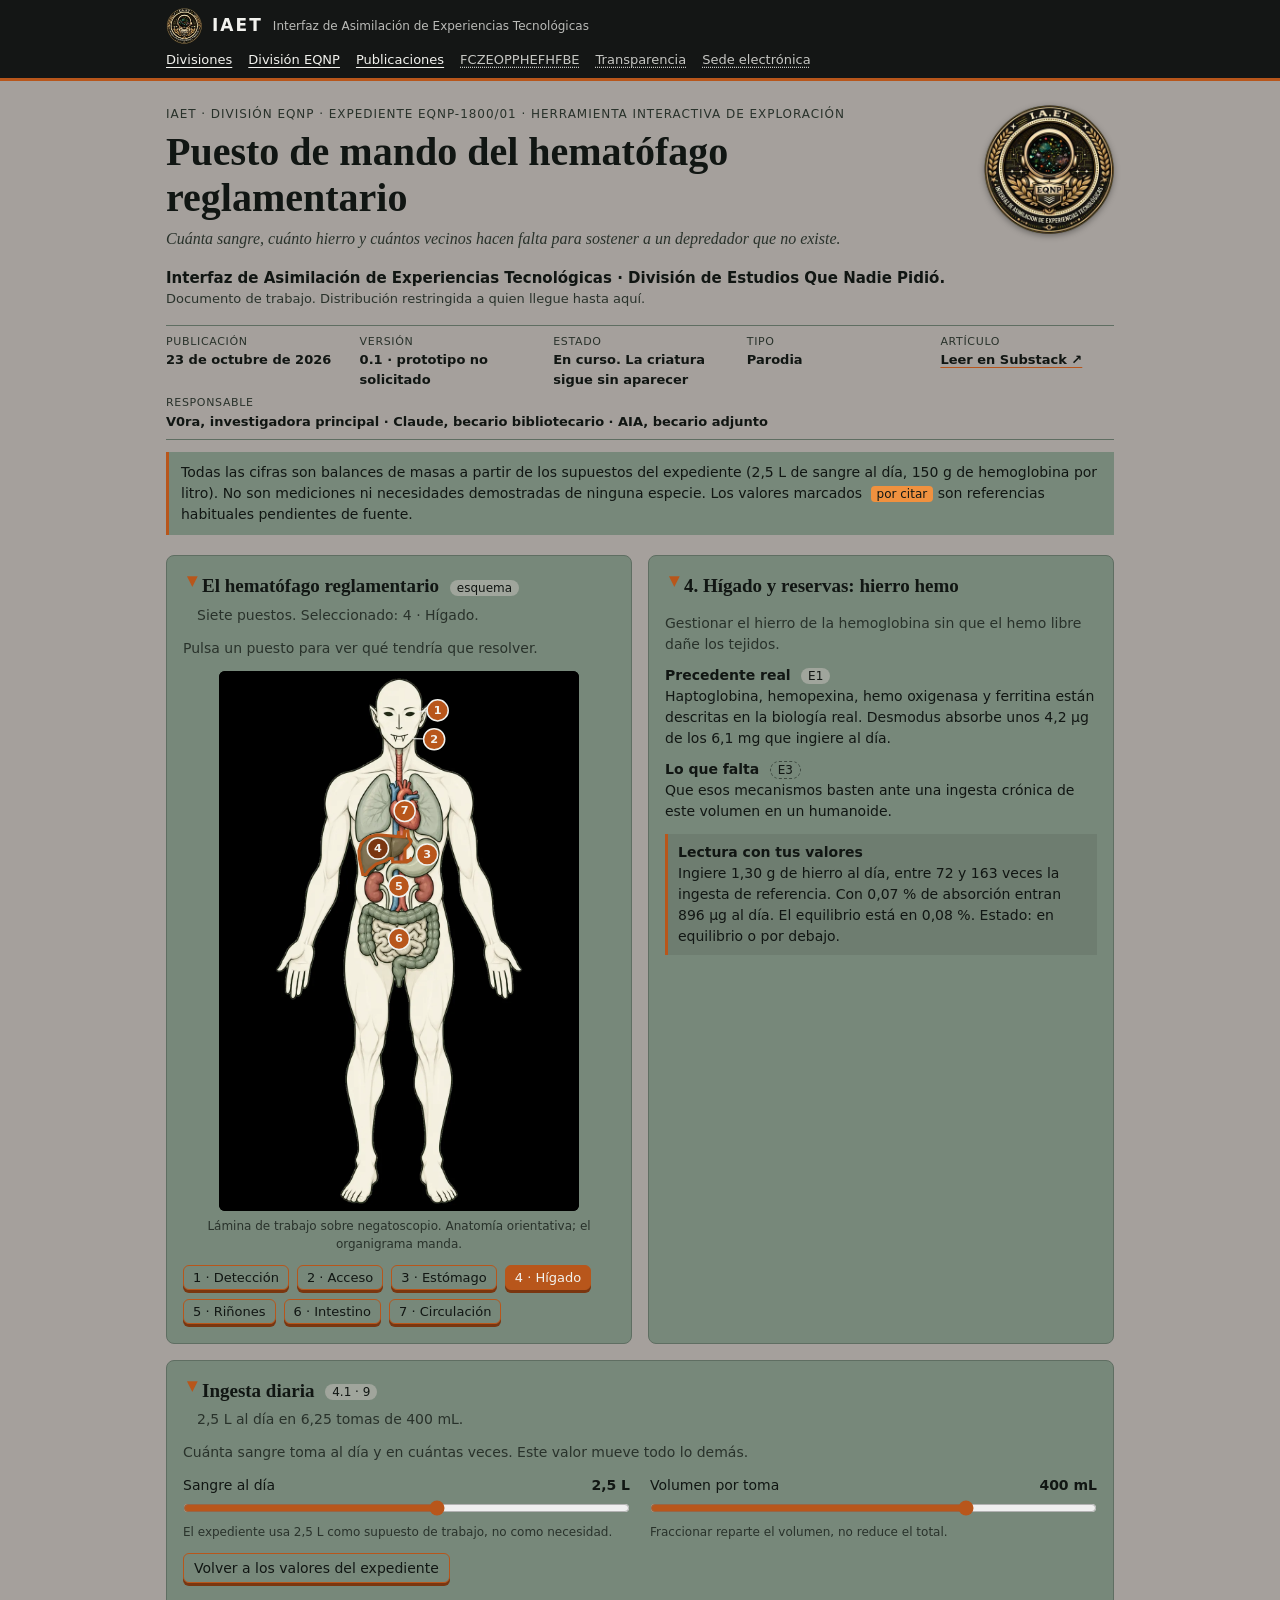
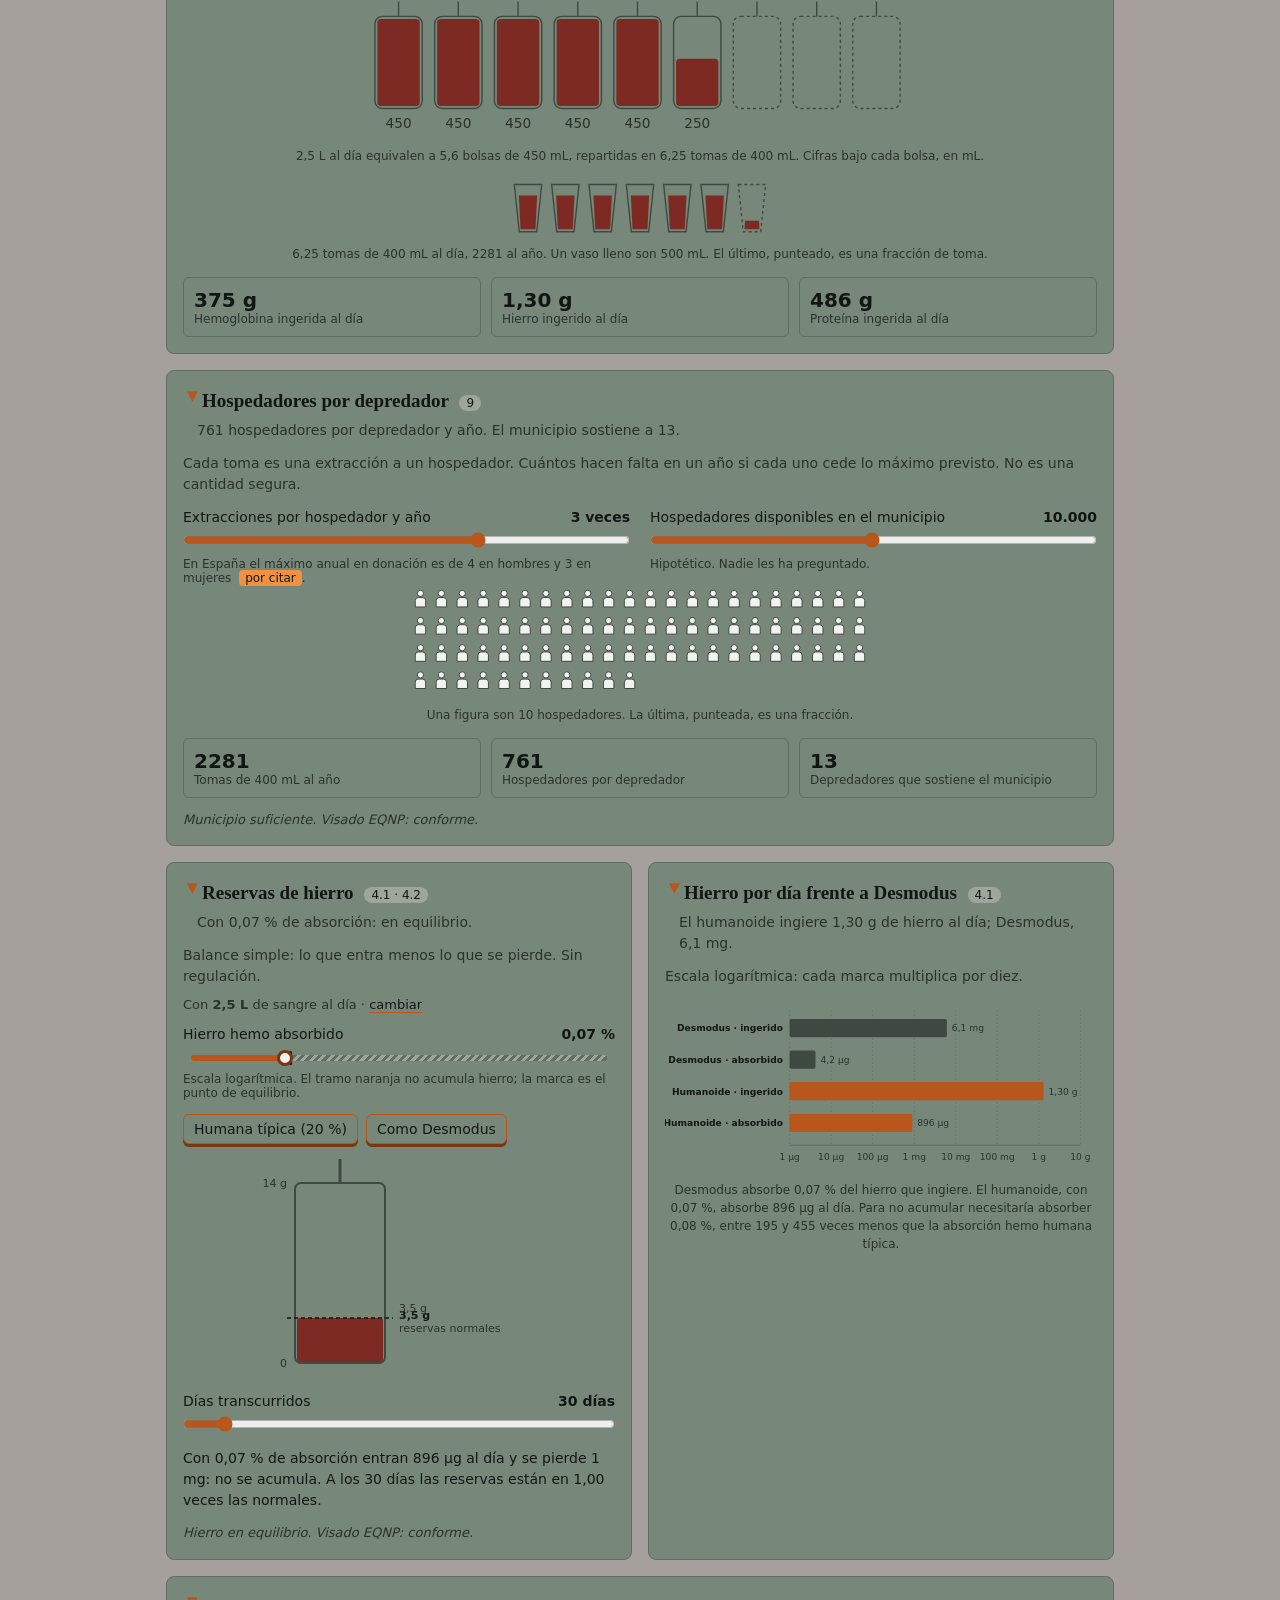
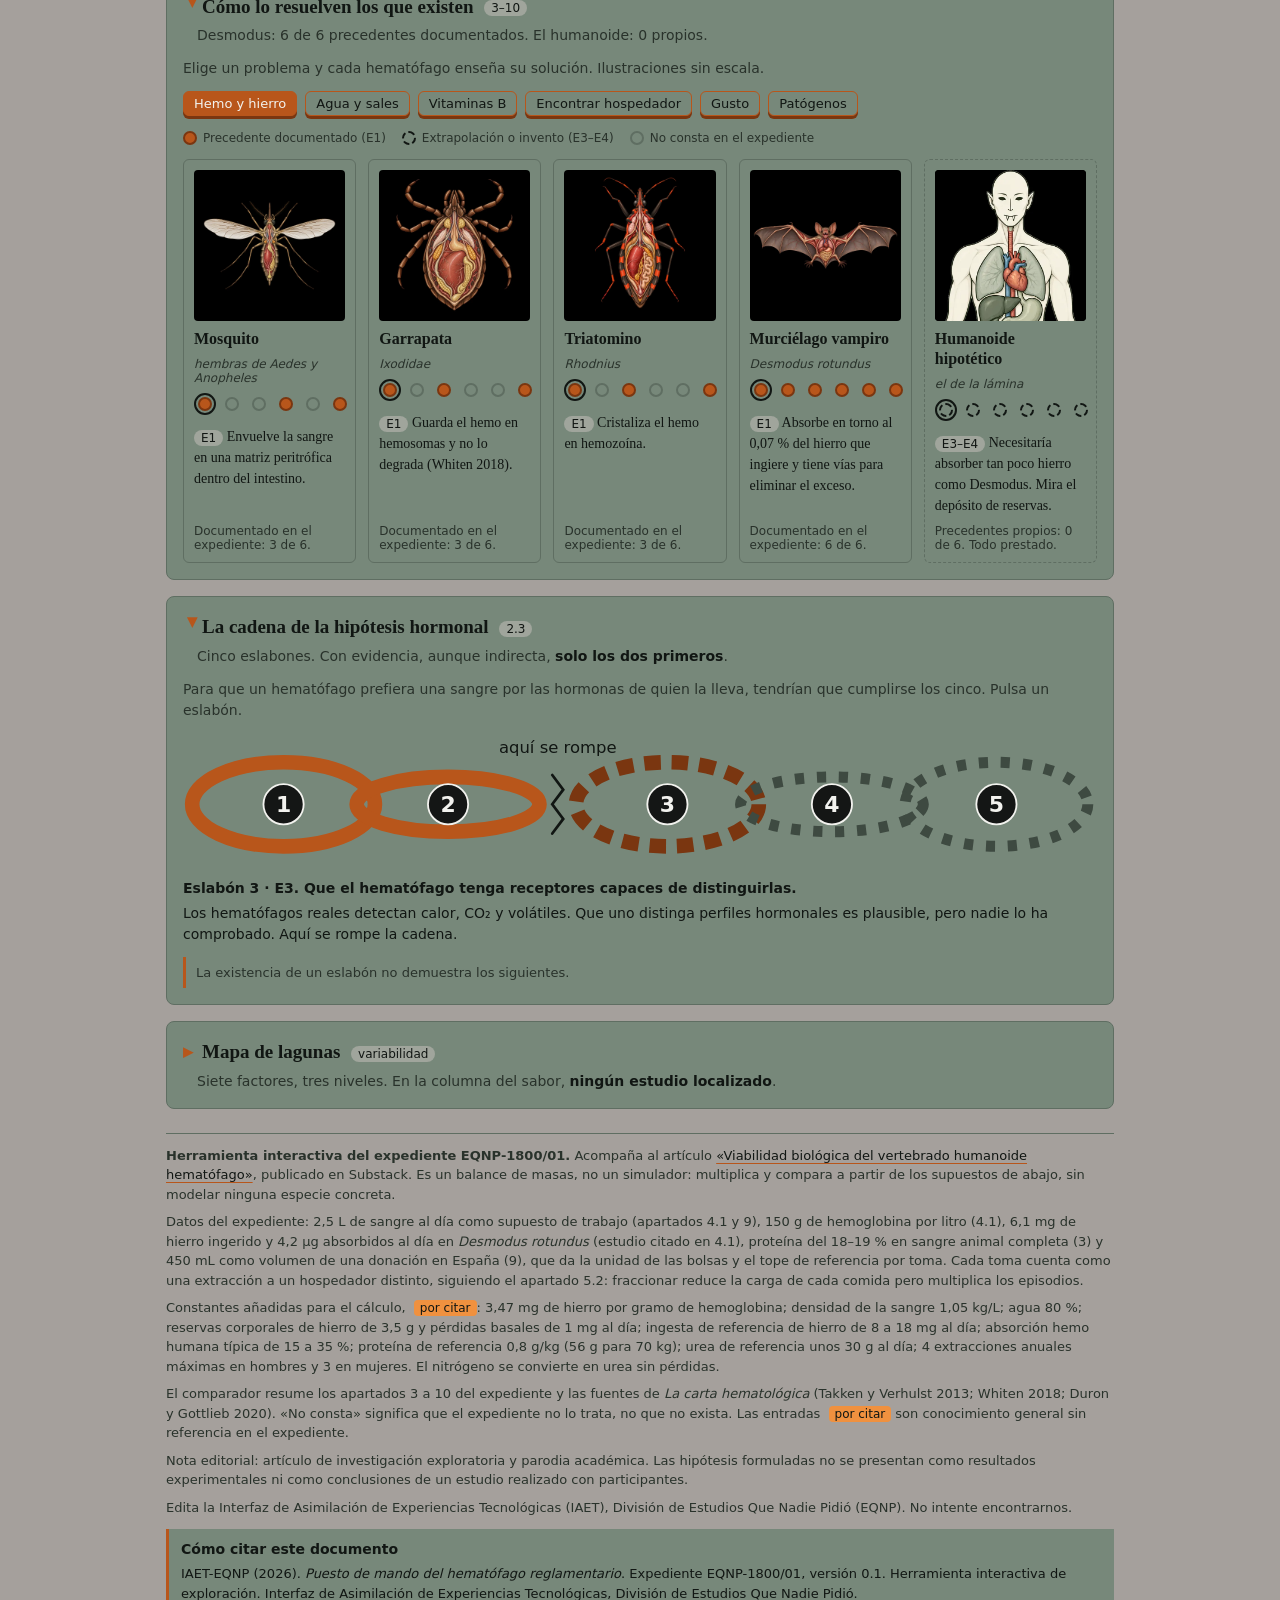
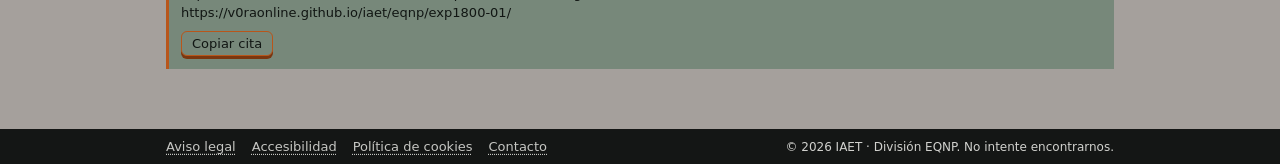
<file: eqnp/exp1800-01/index.html>
<!doctype html>
<!--
  IAET  ·  https://v0raonline.github.io/iaet/
  Copyright (c) 2026 V0ra (v0raonline)
  Licencia CC BY-NC-SA 4.0 — sin fines comerciales. https://creativecommons.org/licenses/by-nc-sa/4.0/
-->
<html lang="es">
<head>
<meta charset="utf-8">
<meta name="viewport" content="width=device-width, initial-scale=1">
<meta name="author" content="V0ra (V0raOnline)">
<meta name="copyright" content="Copyright (c) 2026 V0ra (v0raonline)">
<link rel="license" href="https://creativecommons.org/licenses/by-nc-sa/4.0/">
<title>Puesto de mando del hematófago reglamentario</title>
<meta name="description" content="Calculadora de balance del expediente EQNP-1800/01: cuánta sangre, hierro y hospedadores necesita un vertebrado humanoide hematófago hipotético.">
<meta property="og:type" content="website">
<meta property="og:site_name" content="IAET · Interfaz de Asimilación de Experiencias Tecnológicas">
<meta property="og:locale" content="es_ES">
<meta property="og:url" content="https://v0raonline.github.io/iaet/eqnp/exp1800-01/">
<meta property="og:title" content="Puesto de mando del hematófago · EQNP-1800/01">
<meta property="og:description" content="Cuánta sangre, cuánto hierro y cuántos vecinos hacen falta para sostener a un depredador hipotético.">
<meta property="og:image" content="https://v0raonline.github.io/iaet/comun/og-card.jpg">
<meta property="og:image:width" content="1200">
<meta property="og:image:height" content="630">
<meta property="og:image:alt" content="Emblema de la IAET junto al lema «Estudios serios y otros que nadie pidió»">
<meta name="twitter:card" content="summary_large_image">
<link rel="icon" href="../../comun/emblemas/iaet.webp" type="image/webp">
<link rel="stylesheet" href="../../comun/iaet.css">
<style>
  /* Estilos propios del expediente. La paleta y el marco institucional vienen de comun/iaet.css. */
  :root {
    --deslizador: #b8561b;   /* tramo del carril sin acumulación de hierro */
    --sangre: #7d2a22;       /* líquido de las bolsas y del depósito */
    --ghost: #3e4a41;        /* contorno de lo que no está lleno o puesto */
  }

  /* Responsable ocupa toda la fila; el resto de campos rellena la primera. */
  .metadatos { grid-auto-flow: row dense; }
  .metadatos .ancho { grid-column: 1 / -1; }

  .controles { display: grid; grid-template-columns: repeat(auto-fit, minmax(230px, 1fr)); gap: 14px 20px; margin-top: 8px; }
  .ctl { min-width: 0; }
  .ctl-cab { display: flex; justify-content: space-between; align-items: baseline; gap: 8px; font-size: 14px; }
  .ctl-cab .val { font-weight: 600; font-variant-numeric: tabular-nums; white-space: nowrap; }
  .ctl input[type="range"].simple { width: 100%; margin: 4px 0 0; accent-color: var(--accent); cursor: pointer; }
  .ctl input[type="range"].simple:focus-visible { outline: 2px solid var(--accent); outline-offset: 2px; }
  .interf { font: 12px system-ui, sans-serif; color: var(--muted); margin-top: 3px; }
  .acciones { display: flex; flex-wrap: wrap; gap: 8px; margin: 14px 0 0; }

  .grid { display: grid; grid-template-columns: 1fr; gap: 16px; margin-top: 16px; }
  @media (min-width: 760px) { .grid { grid-template-columns: minmax(0, 1fr) minmax(0, 1fr); } }
  .grid > .card { margin-top: 0; align-self: stretch; min-width: 0; }
  .grid + .card, .grid + details.card { margin-top: 16px; }
  .grid > details.card:not([open]) { align-self: start; }
  .grid > details.card, .grid > details.card + details.card { margin-top: 0; }
  .resumen-puesta:empty { display: none; }
  details.card + details.card, details.card + .card, .card + details.card { margin-top: 16px; }

  .figura svg { width: 100%; display: block; margin: 0 auto; }
  /* Lámina sobre negatoscopio: la ilustración es un WebP; órganos y números, una capa SVG encima. */
  .figura svg.cuerpo { max-width: 360px; background: #000; border-radius: 6px; }
  .figura .lider { stroke: var(--plate); stroke-width: 1.4; opacity: .8; vector-effect: non-scaling-stroke; }
  .figura .organo { fill: transparent; stroke: transparent; stroke-width: 2; vector-effect: non-scaling-stroke; transition: fill .15s, stroke .15s; }
  .figura .hot { cursor: pointer; outline: none; }
  .figura .hot:hover .organo, .figura .hot:focus-visible .organo { fill: rgba(240, 145, 63, .28); stroke: var(--warn); }
  .figura .hot:focus-visible .num-circ { stroke: var(--warn); stroke-width: 3; }
  .figura .hot.sel .organo { fill: rgba(184, 86, 27, .22); stroke: var(--accent); stroke-width: 3; }
  .figura .hot.alerta .organo { stroke: var(--warn); stroke-width: 3; stroke-dasharray: 6 4; }
  .figura .num-circ { fill: var(--accent); stroke: var(--plate); stroke-width: 1.5; vector-effect: non-scaling-stroke; }
  .figura .hot.sel .num-circ { fill: var(--accent-oscuro); }
  .figura .num { font-family: system-ui, sans-serif; font-weight: 700; font-size: 32px; fill: var(--plate); text-anchor: middle; dominant-baseline: central; pointer-events: none; }
  .figura .marca-alerta { display: none; }
  .figura .hot.alerta .marca-alerta { display: inline; }
  .figura .marca-alerta circle { fill: var(--warn); stroke: var(--fg); stroke-width: 1.5; vector-effect: non-scaling-stroke; }
  .figura .marca-alerta text { font-family: system-ui, sans-serif; font-weight: 700; font-size: 30px; fill: var(--fg); text-anchor: middle; dominant-baseline: central; }
  @media (prefers-reduced-motion: reduce) { .figura .organo { transition: none; } }
  .leyenda { font-size: 12px; color: var(--muted); margin-top: 6px; text-align: center; }
  .puestos { display: flex; flex-wrap: wrap; gap: 6px 8px; margin: 12px 0 0; padding: 0; list-style: none; }
  .puestos button { font-size: 13px; padding: 4px 9px; }
  .puestos button[aria-pressed="true"] { background: var(--accent); color: var(--plate); }

  .ficha-puesto h2 { margin-bottom: 6px; }
  .ficha-puesto p { margin: 0 0 10px; }
  .ficha-puesto .lectura { margin: 12px 0 0; padding: 8px 10px; border-left: 3px solid var(--accent); background: rgba(0,0,0,.08); }
  .tag.e3, .tag.e4 { background: transparent; border: 1px dashed var(--ghost); }

  .totales { display: grid; grid-template-columns: 1fr; gap: 10px; margin-top: 14px; }
  @media (min-width: 560px) { .totales { grid-template-columns: repeat(3, 1fr); } }
  .stat { border: 1px solid var(--line); border-radius: 6px; padding: 10px; min-width: 0; }
  .stat .n { font: 600 20px system-ui, sans-serif; font-variant-numeric: tabular-nums; }
  .stat .l { font: 12px system-ui, sans-serif; color: var(--muted); }

  .bolsas svg, .hosp svg, .tanque svg, .logbar svg { width: 100%; display: block; }
  .bolsas svg { max-width: 560px; margin: 0 auto; }
  .bolsas .contorno { fill: none; stroke: var(--ghost); stroke-width: 1.4; vector-effect: non-scaling-stroke; }
  .bolsas .vacia .contorno { stroke-dasharray: 3 3; }
  .bolsas .liquido, .tanque .liquido { fill: var(--sangre); }
  .bolsas .vaso-c { fill: none; stroke: var(--ghost); stroke-width: 1.4; vector-effect: non-scaling-stroke; }
  .bolsas .parcial .vaso-c { stroke-dasharray: 3 3; }
  .bolsas .tubo { stroke: var(--ghost); stroke-width: 1.4; vector-effect: non-scaling-stroke; }
  .hosp svg { max-width: 460px; margin: 0 auto; }
  .hosp .persona { fill: var(--plate); stroke: var(--ghost); stroke-width: 1; vector-effect: non-scaling-stroke; }
  .hosp .parcial .persona { fill: none; stroke-dasharray: 2 2; }
  .tanque svg { max-width: 280px; margin: 0 auto; }
  .tanque .vaso { fill: none; stroke: var(--ghost); stroke-width: 2; vector-effect: non-scaling-stroke; }
  .tanque .marca-n { stroke: var(--fg); stroke-width: 1.4; stroke-dasharray: 4 3; vector-effect: non-scaling-stroke; }
  .tanque text, .logbar text, .bolsas text, .hosp text { font: 11px system-ui, sans-serif; fill: var(--muted); }
  .tanque .fuerte, .logbar .fuerte { fill: var(--fg); font-weight: 600; }
  .logbar .eje { stroke: var(--line); stroke-width: 1; vector-effect: non-scaling-stroke; }
  .logbar .rejilla { stroke: var(--line); stroke-width: 1; stroke-dasharray: 1 3; vector-effect: non-scaling-stroke; }
  .logbar .b-desmo { fill: var(--ghost); }
  .logbar .b-humano { fill: var(--accent); }

  /* Deslizador con el tope en el carril: sin acumulación en naranja, con acumulación rayado. */
  .deslizador { position: relative; height: 22px; margin-top: 2px; }
  .pista {
    position: absolute; left: 8px; right: 8px; top: 8px; height: 6px; border-radius: 3px;
    background: repeating-linear-gradient(135deg, var(--line) 0 3px, var(--accent-soft) 3px 6px);
  }
  .permitido { position: absolute; top: 0; bottom: 0; left: 0; background: var(--deslizador); border-radius: 3px; }
  .pista .marca { position: absolute; top: -4px; bottom: -4px; width: 3px; margin-left: -1.5px; background: var(--fg); border-radius: 2px; }
  .deslizador input[type="range"] {
    position: absolute; inset: 0; width: 100%; height: 22px; margin: 0;
    background: transparent; -webkit-appearance: none; appearance: none; cursor: pointer;
  }
  .deslizador input[type="range"]::-webkit-slider-runnable-track { background: transparent; height: 22px; }
  .deslizador input[type="range"]::-moz-range-track { background: transparent; }
  .deslizador input[type="range"]::-webkit-slider-thumb {
    -webkit-appearance: none; width: 16px; height: 16px; margin-top: 3px; border-radius: 50%;
    background: var(--plate); border: 3px solid var(--accent-oscuro);
  }
  .deslizador input[type="range"]::-moz-range-thumb {
    width: 10px; height: 10px; border-radius: 50%; background: var(--plate); border: 3px solid var(--accent-oscuro);
  }
  .deslizador input[type="range"]:focus-visible { outline: 2px solid var(--accent); outline-offset: 2px; }

  /* Comparador: una ficha por especie, seis pilotos por ficha. */
  .problemas { display: flex; flex-wrap: wrap; gap: 6px 8px; margin: 4px 0 10px; }
  .problemas button { font-size: 13px; padding: 4px 10px; }
  .problemas button[aria-pressed="true"] { background: var(--accent); color: var(--plate); }
  .leyenda-pilotos { display: flex; flex-wrap: wrap; gap: 4px 16px; margin: 0 0 12px; padding: 0; list-style: none; font-size: 12px; color: var(--muted); }
  .leyenda-pilotos li { display: inline-flex; align-items: center; gap: 6px; }
  .especies { display: grid; grid-template-columns: repeat(auto-fit, minmax(160px, 1fr)); gap: 12px; }
  .especie { border: 1px solid var(--line); border-radius: 6px; padding: 10px; min-width: 0; display: flex; flex-direction: column; gap: 8px; }
  .especie.hipotetica { border-style: dashed; }
  .retrato { position: relative; aspect-ratio: 1 / 1; max-width: 100%; background: #000; border-radius: 4px; overflow: hidden; }
  .retrato img { width: 100%; height: 100%; object-fit: cover; display: block; }
  .retrato img.busto { object-position: 50% 4%; transform: scale(1.9); transform-origin: 50% 0; }
  .retrato .sin-img { position: absolute; inset: 0; display: flex; align-items: center; justify-content: center; text-align: center; padding: 8px;
    color: var(--plate); font: 12px system-ui, sans-serif; border: 1px dashed var(--accent-soft); border-radius: 4px; }
  .retrato [hidden] { display: none !important; }
  .especie h3 { margin: 0; font-size: 16px; line-height: 1.25; }
  .especie .latin { margin: 0; font: italic 12px system-ui, sans-serif; color: var(--muted); }
  .pilotos { display: flex; gap: 5px; margin: 0; padding: 0; list-style: none; }
  .pilotos button { width: 22px; height: 22px; min-width: 22px; padding: 0; margin: 0; border-radius: 50%; box-shadow: none; display: inline-flex; align-items: center; justify-content: center; }
  .pilotos button:active { transform: none; }
  .piloto { display: inline-block; width: 14px; height: 14px; border-radius: 50%; box-sizing: border-box; }
  .piloto.e1 { background: var(--accent); border: 2px solid var(--accent-oscuro); }
  .piloto.e3 { background: transparent; border: 2px dashed var(--fg); }
  .piloto.nc { background: transparent; border: 2px solid var(--line); }
  .pilotos button { background: transparent; border: 2px solid transparent; }
  .pilotos button.actual { border-color: var(--fg); }
  .pilotos button:hover { background: rgba(0, 0, 0, .12); }
  .especie .sol { margin: 0; font-size: 14px; }
  .especie .cuenta { margin: auto 0 0; font: 12px system-ui, sans-serif; color: var(--muted); font-variant-numeric: tabular-nums; }

  /* Secciones plegables con resumen, como en el 0069. */
  .plegable summary { cursor: pointer; list-style: none; }
  .plegable summary::-webkit-details-marker { display: none; }
  .plegable summary h2::before { content: "▸"; display: inline-block; width: 1em; color: var(--accent); transition: transform .15s; }
  .plegable[open] summary h2::before { transform: rotate(90deg); }
  .plegable[open] summary { margin-bottom: 12px; }
  .plegable summary:focus-visible { outline: 2px solid var(--accent); outline-offset: 2px; }
  .resumen-puesta { margin: 4px 0 0 1em; font-size: 14px; color: var(--muted); }
  .resumen-puesta strong { color: var(--fg); }
  .aviso-orden { margin: 12px 0 0; padding: 6px 10px; border-left: 3px solid var(--accent); font-size: 13px; color: var(--muted); }
  .sr { position: absolute; width: 1px; height: 1px; overflow: hidden; clip: rect(0 0 0 0); white-space: nowrap; }

  /* Cadena: eslabones con evidencia, macizos; extrapolación o invento, discontinuos. */
  .cadena { width: 100%; display: block; margin: 4px 0 8px; }
  .cadena .eslabon { cursor: pointer; outline: none; }
  .cadena .anillo { fill: transparent; stroke-width: 16; transition: stroke .15s; }
  .cadena .e2 .anillo { stroke: var(--accent); }
  .cadena .e3 .anillo { stroke: var(--plate); stroke-dasharray: 18 12; }
  .cadena .e4 .anillo { stroke: var(--ghost); stroke-dasharray: 10 14; stroke-width: 12; }
  .cadena .eslabon:hover .anillo, .cadena .eslabon:focus-visible .anillo { stroke: var(--warn); }
  .cadena .eslabon.sel .anillo { stroke: var(--accent-oscuro); }
  .cadena .eslabon:focus-visible .num-c { stroke: var(--warn); stroke-width: 4; }
  .cadena .num-c { fill: var(--mono); stroke: var(--plate); stroke-width: 2; }
  .cadena .num-t { font-family: system-ui, sans-serif; font-weight: 700; font-size: 24px; fill: var(--plate); text-anchor: middle; dominant-baseline: central; pointer-events: none; }
  .cadena .grieta { stroke: var(--fg); stroke-width: 3; fill: none; stroke-linecap: round; }
  .cadena .rotura { font-family: system-ui, sans-serif; font-size: 18px; fill: var(--fg); text-anchor: middle; }
  .eslabon-detalle { min-height: 64px; }
  .eslabon-detalle p { margin: 0 0 4px; }
  .es-titulo { font-weight: 600; }

  /* Mapa de lagunas: el estado va en texto y en trama, no solo en color. */
  .mapa-caja { overflow-x: auto; }
  .mapa { width: 100%; border-collapse: separate; border-spacing: 4px; font-size: 13px; }
  .mapa th { text-align: left; font-weight: 600; padding: 4px 6px; vertical-align: bottom; }
  .mapa tbody th { font-weight: 600; vertical-align: middle; }
  .mapa td { padding: 0; }
  .mapa button { width: 100%; min-height: 44px; margin: 0; padding: 4px 6px; border-radius: 4px; box-shadow: none; font-size: 12px; color: var(--fg); text-align: left; border: 2px solid transparent; }
  .mapa button:active { transform: none; }
  /* Cada casilla conserva su fondo también al pasar el ratón: el hover común de los botones lo pintaría de naranja. */
  .mapa .c-e1, .mapa .c-e1:hover { background: var(--accent); color: var(--plate); }
  .mapa .c-e2, .mapa .c-e2:hover { background: var(--accent-soft); color: var(--fg); }
  .mapa .c-contra, .mapa .c-contra:hover { background: linear-gradient(135deg, var(--accent-soft) 50%, var(--warn) 50%); color: var(--fg); }
  .mapa .c-laguna, .mapa .c-laguna:hover { background: repeating-linear-gradient(135deg, var(--line) 0 4px, var(--card) 4px 9px); color: var(--fg); }
  .mapa .c-laguna span { background: var(--card); padding: 0 3px; border-radius: 2px; }
  .mapa button:hover, .mapa button.sel { border-color: var(--fg); }
  .msg-mapa { min-height: 40px; margin: 10px 0 6px; }
  .mapa .corto { display: none; }
  @media (max-width: 560px) {
    .mapa .largo { display: none; }
    .mapa .corto { display: inline; }
    .mapa { font-size: 12px; border-spacing: 3px; }
    .mapa button { padding: 4px; text-align: center; }
  }

  .pendiente { margin-left: 4px; }
  .avisos { margin: 0; padding-left: 0; list-style: none; font: 13px/1.5 system-ui, sans-serif; }
  .avisos li { margin-bottom: 6px; color: var(--fg); background: var(--warn); border-radius: 4px; padding: 1px 6px; display: inline-block; }
  .avisos { margin-top: 12px; }
  .avisos:empty::before { content: attr(data-vacio); color: var(--muted); font-style: italic; }
  .eco { margin: -4px 0 10px; font-size: 13px; color: var(--muted); }
  .eco a { color: var(--fg); text-underline-offset: 3px; text-decoration-color: var(--accent); }
  .acciones + svg { margin-top: 8px; }
  .nota-parodia, .nota-marcas { margin: 0 0 8px; }
</style>
</head>
<body>
<nav class="barra-inst ui" aria-label="Navegación institucional">
  <div class="dentro">
    <a class="marca" href="../../">
      <img src="../../comun/emblemas/iaet.webp" alt="" width="36" height="36">
      <strong>IAET</strong>
      <span>Interfaz de Asimilación de Experiencias Tecnológicas</span>
    </a>
    <ul class="nav-inst">
      <li><a href="../../#divisiones">Divisiones</a></li>
      <li><a href="../">División EQNP</a></li>
      <li><a href="../../#expedientes-recientes">Publicaciones</a></li>
      <li><span class="muerto" title="División de Fisiología Comparada, Zoología Especulativa y Otros Problemas que Podrían Haberse Evitado si la Ficción se Hubiera Fijado más en la Biología Existente. Propuesta desestimada por longitud.">FCZEOPPHEFHFBE</span></li>
      <li><span class="muerto" title="Portal en trámite de transparencia">Transparencia</span></li>
      <li><span class="muerto" title="Cita previa obligatoria. No hay citas.">Sede electrónica</span></li>
    </ul>
  </div>
</nav>
<main>

  <header>
    <div class="cabecera">
      <div>
        <p class="kicker ui">IAET · División EQNP · Expediente EQNP-1800/01 · Herramienta interactiva de exploración</p>
        <h1>Puesto de mando del hematófago reglamentario</h1>
        <p class="sub">Cuánta sangre, cuánto hierro y cuántos vecinos hacen falta para sostener a un depredador que no existe.</p>
      </div>
      <img class="emblema" src="../../comun/emblemas/iaet.webp" width="280" height="274" alt="Emblema de la IAET: casco de astronauta con una galaxia en el visor, entre laureles">
    </div>
    <p class="org ui"><strong class="org-nombre">Interfaz de Asimilación de Experiencias Tecnológicas · División de Estudios Que Nadie Pidió.</strong>
      Documento de trabajo. Distribución restringida a quien llegue hasta aquí.</p>
    <dl class="metadatos ui">
      <div><dt>Publicación</dt><dd>23 de octubre de 2026</dd></div>
      <div><dt>Versión</dt><dd>0.1 · prototipo no solicitado</dd></div>
      <div class="ancho"><dt>Responsable</dt><dd>V0ra, investigadora principal · Claude, becario bibliotecario · AIA, becario adjunto</dd></div>
      <div><dt>Estado</dt><dd>En curso. La criatura sigue sin aparecer</dd></div>
      <div><dt>Tipo</dt><dd>Parodia</dd></div>
      <div><dt>Artículo</dt><dd><a href="https://v0raonline.substack.com/p/eqnp-180001-viabilidad-biologica">Leer en Substack ↗</a></dd></div>
    </dl>
    <p class="aviso-base ui">Todas las cifras son balances de masas a partir de los supuestos del expediente (2,5 L de sangre al día, 150 g de hemoglobina por litro). No son mediciones ni necesidades demostradas de ninguna especie. Los valores marcados <span class="pendiente">por citar</span> son referencias habituales pendientes de fuente.</p>
  </header>


  <div class="grid">
    <details class="card figura plegable" open aria-labelledby="t-cuerpo">
      <summary>
        <h2 id="t-cuerpo">El hematófago reglamentario <span class="tag ui">esquema</span></h2>
        <p class="resumen-puesta ui" id="r-cuerpo"></p>
      </summary>
      <p class="desc ui">Pulsa un puesto para ver qué tendría que resolver.</p>
      <svg class="cuerpo" id="cuerpo" viewBox="0 0 1024 1536" role="group" aria-label="Lámina de un humanoide hematófago con siete puestos numerados"></svg>
      <p class="leyenda ui">Lámina de trabajo sobre negatoscopio. Anatomía orientativa; el organigrama manda.</p>
      <ul class="puestos ui" id="puestos"></ul>
    </details>

    <details class="card ficha-puesto plegable" open aria-labelledby="f-nombre">
      <summary>
        <h2 id="f-nombre"></h2>
        <p class="resumen-puesta ui" id="r-ficha"></p>
      </summary>
      <p class="desc ui" id="f-problema"></p>
      <p class="ui"><strong>Precedente real</strong> <span class="tag" id="f-e1"></span><br><span id="f-prec"></span></p>
      <p class="ui"><strong>Lo que falta</strong> <span class="tag" id="f-e2"></span><br><span id="f-falta"></span></p>
      <div class="lectura ui" aria-live="polite"><strong>Lectura con tus valores</strong><br><span id="f-lect"></span></div>
    </details>
  </div>

  <details class="card bolsas plegable" open aria-labelledby="t-ingesta">
    <summary>
      <h2 id="t-ingesta">Ingesta diaria <span class="tag ui">4.1 · 9</span></h2>
      <p class="resumen-puesta ui" id="r-ingesta"></p>
    </summary>
    <p class="desc ui">Cuánta sangre toma al día y en cuántas veces. Este valor mueve todo lo demás.</p>
    <div class="controles ui">
      <div class="ctl">
        <div class="ctl-cab"><label for="litros">Sangre al día</label><span class="val" id="v-litros"></span></div>
        <input class="simple" type="range" id="litros" min="0.5" max="4" step="0.1" value="2.5">
        <div class="interf">El expediente usa 2,5 L como supuesto de trabajo, no como necesidad.</div>
      </div>
      <div class="ctl">
        <div class="ctl-cab"><label for="toma">Volumen por toma</label><span class="val" id="v-toma"></span></div>
        <input class="simple" type="range" id="toma" min="150" max="500" step="50" value="400">
        <div class="interf">Fraccionar reparte el volumen, no reduce el total.</div>
      </div>
    </div>
    <div class="acciones ui">
      <button type="button" id="p-expediente">Volver a los valores del expediente</button>
    </div>
    <svg id="svg-bolsas" viewBox="0 0 450 118" role="img" aria-labelledby="bolsas-t"><title id="bolsas-t">Bolsas de 450 mililitros necesarias al día</title></svg>
    <p class="leyenda ui" id="bolsas-txt"></p>
    <svg id="svg-tomas" viewBox="0 0 450 60" role="img" aria-labelledby="tomas-t"><title id="tomas-t">Tomas al día</title></svg>
    <p class="leyenda ui" id="tomas-txt"></p>
    <ul class="avisos" id="avisos-ingesta" aria-live="polite" data-vacio=""></ul>
    <div class="totales ui">
      <div class="stat"><div class="n" id="s-hb"></div><div class="l">Hemoglobina ingerida al día</div></div>
      <div class="stat"><div class="n" id="s-fe"></div><div class="l">Hierro ingerido al día</div></div>
      <div class="stat"><div class="n" id="s-prot"></div><div class="l">Proteína ingerida al día</div></div>
    </div>
  </details>

  <details class="card hosp plegable" open aria-labelledby="t-hosp">
    <summary>
      <h2 id="t-hosp">Hospedadores por depredador <span class="tag ui">9</span></h2>
      <p class="resumen-puesta ui" id="r-hosp"></p>
    </summary>
    <p class="desc ui">Cada toma es una extracción a un hospedador. Cuántos hacen falta en un año si cada uno cede lo máximo previsto. No es una cantidad segura.</p>
    <div class="controles ui">
      <div class="ctl">
        <div class="ctl-cab"><label for="freq">Extracciones por hospedador y año</label><span class="val" id="v-freq"></span></div>
        <input class="simple" type="range" id="freq" min="1" max="4" step="1" value="3">
        <div class="interf">En España el máximo anual en donación es de 4 en hombres y 3 en mujeres <span class="pendiente">por citar</span>.</div>
      </div>
      <div class="ctl">
        <div class="ctl-cab"><label for="pob">Hospedadores disponibles en el municipio</label><span class="val" id="v-pob"></span></div>
        <input class="simple" type="range" id="pob" min="100" max="20000" step="100" value="10000">
        <div class="interf">Hipotético. Nadie les ha preguntado.</div>
      </div>
    </div>
    <svg id="svg-hosp" viewBox="0 0 440 60" role="img" aria-labelledby="hosp-t"><title id="hosp-t">Hospedadores necesarios por depredador y año</title></svg>
    <p class="leyenda ui" id="hosp-txt"></p>
    <div class="totales ui">
      <div class="stat"><div class="n" id="s-extr"></div><div class="l" id="l-extr">Tomas al año</div></div>
      <div class="stat"><div class="n" id="s-host"></div><div class="l">Hospedadores por depredador</div></div>
      <div class="stat"><div class="n" id="s-pred"></div><div class="l">Depredadores que sostiene el municipio</div></div>
    </div>
    <ul class="avisos" id="avisos-hosp" aria-live="polite" data-vacio="Municipio suficiente. Visado EQNP: conforme."></ul>
  </details>

  <div class="grid">
    <details class="card tanque plegable" open aria-labelledby="t-reservas">
      <summary>
        <h2 id="t-reservas">Reservas de hierro <span class="tag ui">4.1 · 4.2</span></h2>
        <p class="resumen-puesta ui" id="r-reservas"></p>
      </summary>
      <p class="desc ui">Balance simple: lo que entra menos lo que se pierde. Sin regulación.</p>
      <p class="eco ui">Con <strong class="eco-litros"></strong> de sangre al día · <a href="#t-ingesta">cambiar</a></p>
      <div class="ctl ui">
        <div class="ctl-cab"><label for="fe">Hierro hemo absorbido</label><span class="val" id="v-fe"></span></div>
        <div class="deslizador">
          <div class="pista"><div class="permitido" id="permitido"></div><div class="marca" id="marca-eq" title="Punto de equilibrio"></div></div>
          <input type="range" id="fe" min="0" max="1000" step="1" value="227" aria-describedby="h-fe">
        </div>
        <div class="interf" id="h-fe">Escala logarítmica. El tramo naranja no acumula hierro; la marca es el punto de equilibrio.</div>
      </div>
      <div class="acciones ui">
        <button type="button" id="p-humano">Humana típica (20 %)</button>
        <button type="button" id="p-desmodus">Como Desmodus</button>
      </div>
      <svg id="svg-tanque" viewBox="0 0 280 236" role="img" aria-labelledby="tanque-t"><title id="tanque-t">Depósito de reservas de hierro</title></svg>
      <div class="ctl ui">
        <div class="ctl-cab"><label for="dia">Días transcurridos</label><span class="val" id="v-dia"></span></div>
        <input class="simple" type="range" id="dia" min="0" max="365" step="1" value="30">
      </div>
      <p class="resumen ui" id="tanque-txt" aria-live="polite" style="margin:10px 0 0"></p>
      <ul class="avisos" id="avisos-fe" aria-live="polite" data-vacio="Hierro en equilibrio. Visado EQNP: conforme."></ul>
    </details>

    <details class="card logbar plegable" open aria-labelledby="t-log">
      <summary>
        <h2 id="t-log">Hierro por día frente a Desmodus <span class="tag ui">4.1</span></h2>
        <p class="resumen-puesta ui" id="r-log"></p>
      </summary>
      <p class="desc ui">Escala logarítmica: cada marca multiplica por diez.</p>
      <svg id="svg-log" viewBox="0 0 520 212" role="img" aria-labelledby="log-t"><title id="log-t">Hierro ingerido y absorbido al día por Desmodus y por el humanoide</title></svg>
      <p class="leyenda ui" id="log-txt"></p>
    </details>
  </div>


  <details class="card plegable" open aria-labelledby="t-comp">
    <summary>
      <h2 id="t-comp">Cómo lo resuelven los que existen <span class="tag ui">3–10</span></h2>
      <p class="resumen-puesta ui" id="r-comp">Desmodus: 6 de 6 precedentes documentados. El humanoide: 0 propios.</p>
    </summary>
    <p class="desc ui">Elige un problema y cada hematófago enseña su solución. Ilustraciones sin escala.</p>
    <div class="problemas ui" id="problemas" role="group" aria-label="Problema que comparar"></div>
    <ul class="leyenda-pilotos ui" aria-label="Leyenda de los pilotos">
      <li><span class="piloto e1" aria-hidden="true"></span>Precedente documentado (E1)</li>
      <li><span class="piloto e3" aria-hidden="true"></span>Extrapolación o invento (E3–E4)</li>
      <li><span class="piloto nc" aria-hidden="true"></span>No consta en el expediente</li>
    </ul>
    <div class="especies" id="especies" aria-live="polite"></div>
  </details>

  <details class="card plegable" open>
    <summary>
      <h2>La cadena de la hipótesis hormonal <span class="tag ui">2.3</span></h2>
      <p class="resumen-puesta ui">Cinco eslabones. Con evidencia, aunque indirecta, <strong>solo los dos primeros</strong>.</p>
    </summary>
    <p class="desc ui">Para que un hematófago prefiera una sangre por las hormonas de quien la lleva, tendrían que cumplirse los cinco. Pulsa un eslabón.</p>
    <svg class="cadena" id="svg-cadena" viewBox="0 0 1000 150" role="group" aria-label="Cadena de cinco eslabones"></svg>
    <div class="eslabon-detalle ui" aria-live="polite">
      <p id="es-titulo" class="es-titulo"></p>
      <p id="es-texto"></p>
    </div>
    <p class="aviso-orden ui">La existencia de un eslabón no demuestra los siguientes.</p>
  </details>

  <details class="card plegable">
    <summary>
      <h2>Mapa de lagunas <span class="tag ui">variabilidad</span></h2>
      <p class="resumen-puesta ui">Siete factores, tres niveles. En la columna del sabor, <strong>ningún estudio localizado</strong>.</p>
    </summary>
    <p class="desc ui">A es la composición de la sangre; B, las señales volátiles que se detectan desde fuera; C, el sabor al probarla. Pulsa una casilla.</p>
    <div class="mapa-caja">
      <table class="mapa ui" id="mapa">
        <caption class="sr">Estado de la evidencia por factor y nivel</caption>
        <thead><tr><th scope="col">Factor</th><th scope="col">A<span class="largo"> · Composición</span></th><th scope="col">B<span class="largo"> · Señal</span></th><th scope="col">C<span class="largo"> · Sabor</span></th></tr></thead>
        <tbody></tbody>
      </table>
    </div>
    <p class="msg-mapa ui" id="mapa-txt" aria-live="polite"></p>
    <p class="interf ui">«Laguna» quiere decir que no se localizó un estudio, no que se haya demostrado que no existe.</p>
  </details>

  <footer class="pie ui">
    <p><strong>Herramienta interactiva del expediente EQNP-1800/01.</strong> Acompaña al artículo <a href="https://v0raonline.substack.com/p/eqnp-180001-viabilidad-biologica">«Viabilidad biológica del vertebrado humanoide hematófago»</a>, publicado en Substack. Es un balance de masas, no un simulador: multiplica y compara a partir de los supuestos de abajo, sin modelar ninguna especie concreta.</p>
    <p>Datos del expediente: 2,5 L de sangre al día como supuesto de trabajo (apartados 4.1 y 9), 150 g de hemoglobina por litro (4.1), 6,1 mg de hierro ingerido y 4,2 µg absorbidos al día en <em>Desmodus rotundus</em> (estudio citado en 4.1), proteína del 18–19 % en sangre animal completa (3) y 450 mL como volumen de una donación en España (9), que da la unidad de las bolsas y el tope de referencia por toma. Cada toma cuenta como una extracción a un hospedador distinto, siguiendo el apartado 5.2: fraccionar reduce la carga de cada comida pero multiplica los episodios.</p>
    <p>Constantes añadidas para el cálculo, <span class="pendiente">por citar</span>: 3,47 mg de hierro por gramo de hemoglobina; densidad de la sangre 1,05 kg/L; agua 80 %; reservas corporales de hierro de 3,5 g y pérdidas basales de 1 mg al día; ingesta de referencia de hierro de 8 a 18 mg al día; absorción hemo humana típica de 15 a 35 %; proteína de referencia 0,8 g/kg (56 g para 70 kg); urea de referencia unos 30 g al día; 4 extracciones anuales máximas en hombres y 3 en mujeres. El nitrógeno se convierte en urea sin pérdidas.</p>
    <p>El comparador resume los apartados 3 a 10 del expediente y las fuentes de <em>La carta hematológica</em> (Takken y Verhulst 2013; Whiten 2018; Duron y Gottlieb 2020). «No consta» significa que el expediente no lo trata, no que no exista. Las entradas <span class="pendiente">por citar</span> son conocimiento general sin referencia en el expediente.</p>
    <p class="nota-parodia">Nota editorial: artículo de investigación exploratoria y parodia académica. Las hipótesis formuladas no se presentan como resultados experimentales ni como conclusiones de un estudio realizado con participantes.</p>
    <p>Edita la Interfaz de Asimilación de Experiencias Tecnológicas (IAET), División de Estudios Que Nadie Pidió (EQNP). No intente encontrarnos.</p>
    <div class="citar">
      <h3>Cómo citar este documento</h3>
      <p id="cita">IAET-EQNP (2026). <em>Puesto de mando del hematófago reglamentario</em>. Expediente EQNP-1800/01, versión 0.1. Herramienta interactiva de exploración. Interfaz de Asimilación de Experiencias Tecnológicas, División de Estudios Que Nadie Pidió. https://v0raonline.github.io/iaet/eqnp/exp1800-01/</p>
      <button type="button" id="copiar-cita">Copiar cita</button>
    </div>
  </footer>

</main>
<footer class="pie-legal ui">
  <div class="dentro">
    <ul class="nav-inst">
      <li><span class="muerto" title="Redactado por la Comisión Permanente de Asuntos Irrelevantes. Pendiente de lectura.">Aviso legal</span></li>
      <li><span class="muerto" title="Accesible para todo el mundo salvo para quien lleve casco">Accesibilidad</span></li>
      <li><span class="muerto" title="Esta página no usa cookies. Ni galletas.">Política de cookies</span></li>
      <li><span class="muerto" title="Buzón cerrado por falta de quejas">Contacto</span></li>
    </ul>
    <p>© 2026 IAET · División EQNP. No intente encontrarnos.</p>
  </div>
</footer>
<script>
(function () {
  "use strict";
  var $ = function (id) { return document.getElementById(id); };
  var nf = function (n, d) { d = d || 0; return n.toLocaleString("es-ES", { minimumFractionDigits: d, maximumFractionDigits: d }); };
  var NS = "http://www.w3.org/2000/svg";

  /* Constantes. Las marcadas «por citar» en el pie son referencias habituales sin fuente enlazada. */
  var C = {
    hbGL: 150, feMgPorGHb: 3.47, dens: 1.05, prot: 0.185, agua: 0.80, bolsaMl: 450,
    reservaMg: 3500, perdidaMg: 1, tanqueMax: 14000,
    desmoIngMg: 6.1, desmoAbsMg: 0.0042,
    protRef: 56, ureaRef: 30, ferRef: [8, 18], absHumano: [15, 35]
  };
  var LOGSPAN = Math.log10(50) + 2; /* absorción de 0,01 % a 50 % */
  function fracDesdeSlider(v) { return Math.pow(10, -2 + LOGSPAN * v / 1000); }
  function sliderDesdeFrac(f) { return Math.round((Math.log10(f) + 2) / LOGSPAN * 1000); }
  var F_DESMO = C.desmoAbsMg / C.desmoIngMg * 100;

  /* Tomas: sin decimales cuando la división es exacta. */
  function nfT(x) { return Math.abs(x - Math.round(x)) < 0.005 ? nf(Math.round(x), 0) : nf(x, 2); }
  function fmtPct(f) { return nf(f, f < 1 ? 2 : 1) + " %"; }
  function fmtMg(mg) {
    if (mg >= 1000) return nf(mg / 1000, 2) + " g";
    if (mg >= 1) return nf(mg, mg < 10 ? 1 : 0) + " mg";
    return nf(mg * 1000, mg * 1000 < 10 ? 1 : 0) + " µg";
  }

  /* Los preajustes fijan el valor exacto; el deslizador solo tiene 1000 posiciones y lo redondearía. */
  var feExacto = F_DESMO;
  function calc() {
    var L = +$("litros").value, toma = +$("toma").value, f = feExacto !== null ? feExacto : fracDesdeSlider(+$("fe").value);
    var freq = +$("freq").value, pob = +$("pob").value, dia = +$("dia").value;
    var hb = L * C.hbGL;
    var feIng = hb * C.feMgPorGHb;
    var feAbs = feIng * f / 100;
    var neto = feAbs - C.perdidaMg;
    var kg = L * C.dens;
    var prot = kg * 1000 * C.prot;
    var urea = prot / 6.25 * 60.06 / 28.01;
    var extr = L * 365 * 1000 / toma;
    var hosp = Math.ceil(extr / freq);
    return {
      L: L, toma: toma, f: f, freq: freq, pob: pob, dia: dia,
      hb: hb, feIng: feIng, feAbs: feAbs, neto: neto, fEq: C.perdidaMg / feIng * 100,
      reservas: Math.max(0, C.reservaMg + neto * dia),
      dupl: neto > 0 ? C.reservaMg / neto : null,
      agua: kg * C.agua, prot: prot, urea: urea,
      tomas: L * 1000 / toma, bolsas: L * 1000 / C.bolsaMl,
      extr: extr, hosp: hosp, pred: Math.floor(pob / hosp)
    };
  }

  /* ---- Puestos del cuerpo ---- */
  var PUESTOS = [
    { n: 1, corto: "Detección", nombre: "Detección: nariz, ojos y oído",
      problema: "Localizar a un hospedador antes de morderlo.",
      e1: "E1", prec: "Los murciélagos vampiro detectan calor a corta distancia con un sensor infrarrojo, y varios carnívoros responden al trans-4,5-epoxi-(E)-2-decenal presente en la sangre de mamíferos.",
      e2: "E4", falta: "Que además distinga el estado hormonal del hospedador. No hay estudio que lo respalde.",
      lect: function () { return "Este puesto no depende de ningún control de esta página. Nadie ha medido todavía lo que le pedimos."; } },
    { n: 2, corto: "Acceso", nombre: "Acceso: boca y saliva",
      problema: "Abrir camino hasta un vaso sanguíneo sin pagar por ello en infecciones.",
      e1: "E1", prec: "La mordedura de los murciélagos vampiro puede transmitir la rabia: la saliva y la lesión son vías de exposición.",
      e2: "E4", falta: "El expediente no modela el mecanismo de acceso. Los colmillos siguen siendo licencia narrativa.",
      lect: function () { return "Este puesto tampoco depende de los controles. Los colmillos del dibujo son decoración."; } },
    { n: 3, corto: "Estómago", nombre: "Estómago: volumen y agua",
      problema: "Recibir un volumen líquido grande sin desequilibrar el agua ni los electrolitos.",
      e1: "E1", prec: "Desmodus muestra mucha actividad de bomba de sodio y potasio en el estómago, relacionada con absorber agua, y produce orina diluida tras comer.",
      e2: "E3", falta: "Trasladar esa solución a un vertebrado de tamaño humano. Repartir la ingesta en varias tomas es plausible, pero no reduce el total.",
      lect: function (c) { return nf(c.L, 1) + " L al día en " + nfT(c.tomas) + " tomas de " + c.toma + " mL. La sangre aporta unos " + nf(c.agua, 1) + " L de agua al día (80 % de la sangre)."; } },
    { n: 4, corto: "Hígado", nombre: "Hígado y reservas: hierro hemo",
      problema: "Gestionar el hierro de la hemoglobina sin que el hemo libre dañe los tejidos.",
      e1: "E1", prec: "Haptoglobina, hemopexina, hemo oxigenasa y ferritina están descritas en la biología real. Desmodus absorbe unos 4,2 µg de los 6,1 mg que ingiere al día.",
      e2: "E3", falta: "Que esos mecanismos basten ante una ingesta crónica de este volumen en un humanoide.",
      lect: function (c) {
        var base = "Ingiere " + fmtMg(c.feIng) + " de hierro al día, entre " + nf(c.feIng / C.ferRef[1], 0) + " y " + nf(c.feIng / C.ferRef[0], 0) + " veces la ingesta de referencia. Con " + fmtPct(c.f) + " de absorción entran " + fmtMg(c.feAbs) + " al día. El equilibrio está en " + fmtPct(c.fEq) + ".";
        return base + (c.neto > 0 ? " Estado: acumula hierro." : " Estado: en equilibrio o por debajo.");
      } },
    { n: 5, corto: "Riñones", nombre: "Riñones: nitrógeno y agua",
      problema: "Eliminar los residuos nitrogenados de una dieta enormemente proteica.",
      e1: "E1", prec: "Los murciélagos vampiro eliminan mucha orina diluida tras comer y la concentran después.",
      e2: "E3", falta: "Que un riñón humanoide pueda sostener ese ritmo. No hay base para fijar una frecuencia de micción.",
      lect: function (c) { return "Unos " + nf(c.prot, 0) + " g de proteína al día, " + nf(c.prot / C.protRef, 1) + " veces la referencia de 56 g. Si todo el nitrógeno saliera como urea serían unos " + nf(c.urea, 0) + " g al día, " + nf(c.urea / C.ureaRef, 1) + " veces los 30 g habituales."; } },
    { n: 6, corto: "Intestino", nombre: "Intestino y microbiota: vitaminas",
      problema: "Compensar lo que la sangre no trae: vitaminas del grupo B, lípidos y glucosa.",
      e1: "E1", prec: "Los artrópodos hematófagos obligados dependen de simbiontes que aportan vitaminas B, y Desmodus muestra adaptaciones genómicas y microbianas a su dieta.",
      e2: "E3", falta: "Una microbiota equivalente en un vertebrado de tamaño humano.",
      lect: function () { return "Esta página no calcula vitaminas: el expediente no da base cuantitativa para hacerlo."; } },
    { n: 7, corto: "Circulación", nombre: "Circulación e inmunidad: patógenos",
      problema: "Beber una y otra vez del contenido de otro organismo sin enfermar.",
      e1: "E1", prec: "Los riesgos están documentados: hepatitis B y C, VIH, Plasmodium y Trypanosoma en humanos, y rabia en murciélagos vampiro.",
      e2: "E3", falta: "Combinar barreras, microbiota protectora y reparación del intestino. Ninguna da inmunidad universal.",
      lect: function (c) { return "Con " + c.freq + " extracciones por hospedador y año, cada depredador se expondría a unos " + nf(c.hosp, 0) + " hospedadores distintos al año."; } }
  ];
  var sel = 4;

  function mk(tag, attrs, parent) {
    var el = document.createElementNS(NS, tag);
    for (var k in attrs) el.setAttribute(k, attrs[k]);
    if (parent) parent.appendChild(el);
    return el;
  }

  /* Contornos calcados de assets/hematofago.webp (1024 × 1536), en coordenadas de la lámina. */
  var CONTORNOS = {
    1: [["ellipse", { cx: 512, cy: 120, rx: 56, ry: 24 }]],
    2: [["ellipse", { cx: 512, cy: 192, rx: 36, ry: 20 }]],
    3: [["path", { d: "M601 472 L568 465 L558 458 L552 458 L551 455 L539 455 L541 471 L549 478 L548 490 L557 503 L557 521 L551 534 L536 545 L500 545 L484 557 L479 569 L478 584 L483 599 L492 609 L499 606 L495 595 L495 572 L501 562 L513 564 L513 614 L528 614 L529 581 L568 582 L589 573 L610 554 L621 531 L622 508 L618 496 L608 485 L608 478 Z" }]],
    4: [["path", { d: "M537 455 L528 455 L527 472 L511 471 L511 455 L510 471 L450 466 L429 471 L413 481 L404 492 L398 511 L399 533 L409 579 L418 579 L428 565 L447 549 L471 541 L484 533 L493 533 L494 543 L534 543 L545 537 L548 531 L541 539 L529 539 L529 507 L543 492 L546 484 L539 473 Z" }]],
    5: [["path", { d: "M450 573 L439 574 L427 583 L420 595 L416 612 L418 630 L424 643 L430 650 L442 655 L457 651 L463 640 L462 631 L453 623 L453 603 L464 598 L465 587 L458 576 Z" }], ["path", { d: "M589 578 L558 590 L559 598 L571 604 L571 623 L562 629 L560 640 L564 649 L574 655 L592 651 L596 643 L600 642 L607 622 L603 595 Z" }]],
    6: [["path", { d: "M416 664 L405 678 L394 728 L395 769 L400 794 L412 808 L430 810 L444 837 L451 837 L453 828 L487 830 L494 862 L492 895 L531 895 L535 849 L573 847 L586 842 L609 823 L620 804 L628 754 L625 695 L620 674 L613 664 L573 664 L567 669 L550 669 L549 664 L475 664 L474 668 Z" }]],
    7: [["path", { d: "M512 315 L510 319 L515 331 L515 340 L507 354 L507 368 L500 369 L493 375 L488 387 L488 397 L494 404 L501 406 L500 414 L510 423 L509 430 L516 430 L526 437 L550 444 L561 438 L566 415 L563 402 L557 394 L557 371 L562 370 L547 369 L543 381 L530 377 L521 382 L513 381 L512 372 L519 367 L521 353 L531 344 L542 344 L542 339 L539 336 L539 320 L531 322 L530 315 L526 315 L525 325 L518 326 Z" }]]
  };
  var NUMEROS = { 1: [622, 112], 2: [612, 194], 3: [592, 522], 4: [452, 505], 5: [512, 612], 6: [512, 762], 7: [528, 398] };
  var LIDERES = [[564, 116, 590, 113], [550, 192, 580, 193]];

  function dibujaCuerpo() {
    var s = $("cuerpo");
    mk("image", { href: "assets/hematofago.webp", x: 0, y: 0, width: 1024, height: 1536, "aria-hidden": "true" }, s);
    LIDERES.forEach(function (l) { mk("line", { "class": "lider", x1: l[0], y1: l[1], x2: l[2], y2: l[3] }, s); });

    /* Orden de pintado: el estómago va encima del hígado, que lo solapa por detrás de los vasos. */
    [1, 2, 7, 4, 3, 5, 6].map(function (n) { return PUESTOS[n - 1]; }).forEach(function (p) {
      var g = mk("g", { "class": "hot", "data-i": p.n, role: "button", tabindex: 0, "aria-label": p.n + ". " + p.nombre }, s);
      CONTORNOS[p.n].forEach(function (c) { var a = {}; for (var k in c[1]) a[k] = c[1][k]; a["class"] = "organo"; mk(c[0], a, g); });
      var cx = NUMEROS[p.n][0], cy = NUMEROS[p.n][1];
      mk("circle", { "class": "num-circ", cx: cx, cy: cy, r: 30 }, g);
      var t = mk("text", { "class": "num", x: cx, y: cy }, g); t.textContent = p.n;
      if (p.n === 4) {
        var m = mk("g", { "class": "marca-alerta" }, g);
        mk("circle", { cx: 404, cy: 470, r: 22 }, m);
        var t2 = mk("text", { x: 404, y: 470 }, m); t2.textContent = "!";
      }
      g.addEventListener("click", function () { elige(p.n); });
      g.addEventListener("keydown", function (e) { if (e.key === "Enter" || e.key === " ") { e.preventDefault(); elige(p.n); } });
    });

    var ul = $("puestos");
    PUESTOS.forEach(function (p) {
      var li = document.createElement("li");
      var b = document.createElement("button");
      b.type = "button"; b.setAttribute("data-i", p.n); b.setAttribute("aria-pressed", "false");
      b.textContent = p.n + " · " + p.corto;
      b.addEventListener("click", function () { elige(p.n); });
      li.appendChild(b); ul.appendChild(li);
    });
  }

  function elige(n) { sel = n; pintaFicha(); }

  function pintaFicha() {
    var c = calc();
    var p = PUESTOS[sel - 1];
    $("f-nombre").textContent = p.n + ". " + p.nombre;
    $("r-cuerpo").textContent = "Siete puestos. Seleccionado: " + p.n + " · " + p.corto + ".";
    $("f-problema").textContent = p.problema;
    var e1 = $("f-e1"); e1.textContent = p.e1; e1.className = "tag ui " + p.e1.toLowerCase();
    $("f-prec").textContent = p.prec;
    var e2 = $("f-e2"); e2.textContent = p.e2; e2.className = "tag ui " + p.e2.toLowerCase();
    $("f-falta").textContent = p.falta;
    $("f-lect").textContent = p.lect(c);
    var hots = document.querySelectorAll("#cuerpo .hot");
    for (var i = 0; i < hots.length; i++) {
      var h = hots[i], n = +h.getAttribute("data-i");
      h.classList.toggle("sel", n === sel);
      h.classList.toggle("alerta", n === 4 && c.neto > 0);
      var base = n + ". " + PUESTOS[n - 1].nombre;
      h.setAttribute("aria-label", base + (n === 4 ? (c.neto > 0 ? ". Estado: acumula hierro" : ". Estado: en equilibrio") : "") + (n === sel ? ". Seleccionado" : ""));
    }
    var bs = document.querySelectorAll("#puestos button");
    for (var j = 0; j < bs.length; j++) bs[j].setAttribute("aria-pressed", String(+bs[j].getAttribute("data-i") === sel));
  }

  /* ---- Bolsas de 450 mL ---- */
  function dibujaBolsas(c) {
    var s = $("svg-bolsas");
    var t = s.querySelector("title"); s.textContent = ""; s.appendChild(t);
    for (var i = 0; i < 9; i++) {
      var x = 12 + i * 48, fill = Math.max(0, Math.min(1, c.bolsas - i));
      var g = mk("g", { "class": fill === 0 ? "vacia" : "" }, s);
      mk("line", { "class": "tubo", x1: x + 19, y1: 6, x2: x + 19, y2: 18 }, g);
      if (72 * fill - 2 > 0) mk("rect", { "class": "liquido", x: x + 2, y: 20 + 72 * (1 - fill), width: 34, height: 72 * fill - 2, rx: 3 }, g);
      mk("rect", { "class": "contorno", x: x, y: 18, width: 38, height: 74, rx: 6 }, g);
      var tx = mk("text", { x: x + 19, y: 108, "text-anchor": "middle" }, g);
      tx.textContent = fill >= 1 ? "450" : (fill > 0 ? nf(fill * 450, 0) : "");
    }
    $("bolsas-txt").textContent = nf(c.L, 1) + " L al día equivalen a " + nf(c.bolsas, 1) + " bolsas de 450 mL, repartidas en " + nfT(c.tomas) + " tomas de " + c.toma + " mL. Cifras bajo cada bolsa, en mL.";
  }

  /* ---- Tomas: un vaso por toma; el último, punteado, si es una fracción ---- */
  function dibujaTomas(c) {
    var s = $("svg-tomas");
    var t = s.querySelector("title"); s.textContent = ""; s.appendChild(t);
    var enteras = Math.floor(c.tomas + 1e-9), resto = c.tomas - enteras;
    var total = enteras + (resto > 0.01 ? 1 : 0);
    var porFila = 15, cw = 30, ch = 46;
    var filas = Math.max(1, Math.ceil(total / porFila));
    s.setAttribute("viewBox", "0 0 450 " + (filas * ch + 4));
    for (var i = 0; i < total; i++) {
      var x0 = (450 - Math.min(total, porFila) * cw) / 2;
      var x = x0 + (i % porFila) * cw + 3, y = Math.floor(i / porFila) * ch + 4;
      /* El vaso lleno son 500 mL: tomas más pequeñas, vasos más vacíos. */
      var fill = (i < enteras ? 1 : resto) * c.toma / 500;
      var g = mk("g", { "class": i < enteras ? "" : "parcial" }, s);
      var hl = 34 * fill;
      if (hl > 1) mk("path", { "class": "liquido", d: "M" + (x + 4 + 3 * (1 - fill)) + " " + (y + 38 - hl) + " H" + (x + 20 - 3 * (1 - fill)) + " L" + (x + 18) + " " + (y + 38) + " H" + (x + 6) + " Z" }, g);
      mk("path", { "class": "vaso-c", d: "M" + (x + 1) + " " + (y + 2) + " H" + (x + 23) + " L" + (x + 19) + " " + (y + 40) + " H" + (x + 5) + " Z" }, g);
    }
    $("tomas-txt").textContent = nfT(c.tomas) + " tomas de " + c.toma + " mL al día, " + nf(c.tomas * 365, 0) + " al año. Un vaso lleno son 500 mL." + (resto > 0.01 ? " El último, punteado, es una fracción de toma." : "");
    var av = $("avisos-ingesta"); av.textContent = "";
    if (c.toma > C.bolsaMl) { var li = document.createElement("li"); li.textContent = "Cada toma supera los 450 mL de una donación. La Comisión no firma eso."; av.appendChild(li); }
  }

  /* ---- Depósito de hierro ---- */
  function dibujaTanque(c) {
    var s = $("svg-tanque");
    var t = s.querySelector("title"); s.textContent = ""; s.appendChild(t);
    var x0 = 36, y0 = 28, w = 90, h = 180;
    var nivel = Math.min(1, c.reservas / C.tanqueMax);
    var yN = y0 + h * (1 - C.reservaMg / C.tanqueMax);
    mk("line", { x1: x0 + w / 2, y1: 4, x2: x0 + w / 2, y2: y0, stroke: "#3e4a41", "stroke-width": 3 }, s);
    if (nivel > 0) mk("rect", { "class": "liquido", x: x0 + 2, y: y0 + h * (1 - nivel), width: w - 4, height: h * nivel - 1, rx: 3 }, s);
    mk("rect", { "class": "vaso", x: x0, y: y0, width: w, height: h, rx: 6 }, s);
    mk("line", { "class": "marca-n", x1: x0 - 8, y1: yN, x2: x0 + w + 8, y2: yN }, s);
    var a = mk("text", { x: x0 + w + 14, y: yN + 1, "class": "fuerte" }, s); a.textContent = "3,5 g";
    var a2 = mk("text", { x: x0 + w + 14, y: yN + 14 }, s); a2.textContent = "reservas normales";
    var b = mk("text", { x: x0 - 8, y: y0 + 4, "text-anchor": "end" }, s); b.textContent = "14 g";
    var d = mk("text", { x: x0 - 8, y: y0 + h + 4, "text-anchor": "end" }, s); d.textContent = "0";
    var tx = mk("text", { x: x0 + w + 14, y: y0 + h * (1 - nivel) + (nivel < 0.5 ? -6 : 14) }, s);
    tx.textContent = nf(c.reservas / 1000, 1) + " g";
    $("v-dia").textContent = c.dia + " días";
    var veces = c.reservas / C.reservaMg;
    var txt;
    if (c.neto > 0) {
      txt = "Con " + fmtPct(c.f) + " de absorción las reservas se duplican en unos " + nf(c.dupl, c.dupl < 10 ? 1 : 0) + " días. A los " + c.dia + " días llevan " + nf(veces, 1) + " veces las normales" + (c.reservas >= C.tanqueMax ? " y el depósito de este dibujo ya no da para más." : ".");
    } else {
      txt = "Con " + fmtPct(c.f) + " de absorción entran " + fmtMg(c.feAbs) + " al día y se pierde 1 mg: no se acumula. A los " + c.dia + " días las reservas están en " + nf(veces, 2) + " veces las normales.";
    }
    $("tanque-txt").textContent = txt;
  }

  /* ---- Escala logarítmica frente a Desmodus ---- */
  function dibujaLog(c) {
    var s = $("svg-log");
    var t = s.querySelector("title"); s.textContent = ""; s.appendChild(t);
    var x0 = 150, x1 = 500, dec = 7; /* de 1 µg a 10 g */
    var px = function (mg) { return x0 + (Math.log10(mg) + 3) / dec * (x1 - x0); };
    var ticks = [["1 µg", 0.001], ["10 µg", 0.01], ["100 µg", 0.1], ["1 mg", 1], ["10 mg", 10], ["100 mg", 100], ["1 g", 1000], ["10 g", 10000]];
    ticks.forEach(function (k) {
      var x = px(k[1]);
      mk("line", { "class": "rejilla", x1: x, y1: 14, x2: x, y2: 176 }, s);
      var tt = mk("text", { x: x, y: 194, "text-anchor": "middle" }, s); tt.textContent = k[0];
    });
    mk("line", { "class": "eje", x1: x0, y1: 176, x2: x1, y2: 176 }, s);
    var filas = [
      ["Desmodus · ingerido", C.desmoIngMg, "b-desmo"],
      ["Desmodus · absorbido", C.desmoAbsMg, "b-desmo"],
      ["Humanoide · ingerido", c.feIng, "b-humano"],
      ["Humanoide · absorbido", c.feAbs, "b-humano"]
    ];
    filas.forEach(function (f, i) {
      var y = 24 + i * 38;
      var lab = mk("text", { x: x0 - 8, y: y + 15, "text-anchor": "end", "class": "fuerte" }, s); lab.textContent = f[0];
      var xf = Math.max(x0 + 2, px(Math.max(f[1], 0.001)));
      mk("rect", { "class": f[2], x: x0, y: y, width: xf - x0, height: 22, rx: 2 }, s);
      var val = mk("text", { x: Math.min(xf + 6, 470), y: y + 15 }, s); val.textContent = fmtMg(f[1]);
    });
    $("log-txt").textContent = "Desmodus absorbe " + fmtPct(F_DESMO) + " del hierro que ingiere. El humanoide, con " + fmtPct(c.f) + ", absorbe " + fmtMg(c.feAbs) + " al día. Para no acumular necesitaría absorber " + fmtPct(c.fEq) + ", entre " + nf(C.absHumano[0] / c.fEq, 0) + " y " + nf(C.absHumano[1] / c.fEq, 0) + " veces menos que la absorción hemo humana típica.";
  }

  /* ---- Hospedadores ---- */
  function dibujaHosp(c) {
    var s = $("svg-hosp");
    s.textContent = "";
    var tt = mk("title", {}, s); tt.textContent = "Hospedadores necesarios por depredador y año";
    var sym = mk("symbol", { id: "persona", viewBox: "0 0 12 18" }, s);
    mk("circle", { "class": "persona", cx: 6, cy: 4, r: 3 }, sym);
    mk("path", { "class": "persona", d: "M1 17 V11 Q1 8 4 8 H8 Q11 8 11 11 V17 Z" }, sym);
    var k = [1, 5, 10, 25, 50, 100].filter(function (v) { return c.hosp / v <= 132; })[0];
    var n = c.hosp / k, enteras = Math.floor(n), resto = n - enteras;
    var total = enteras + (resto > 0.001 ? 1 : 0);
    var cols = 22, cw = 20, ch = 26;
    var filas = Math.ceil(total / cols);
    s.setAttribute("viewBox", "0 0 440 " + (filas * ch + 6));
    for (var i = 0; i < total; i++) {
      var x = (i % cols) * cw + 4, y = Math.floor(i / cols) * ch + 4;
      var g = mk("g", { "class": i >= enteras ? "parcial" : "" }, s);
      mk("use", { href: "#persona", x: x, y: y, width: 12, height: 18 }, g);
    }
    $("hosp-txt").textContent = "Una figura son " + k + (k === 1 ? " hospedador" : " hospedadores") + (resto > 0.001 ? ". La última, punteada, es una fracción." : ".");
    $("s-extr").textContent = nf(c.extr, 0);
    $("l-extr").textContent = "Tomas de " + c.toma + " mL al año";
    $("s-host").textContent = nf(c.hosp, 0);
    $("s-pred").textContent = nf(c.pred, 0);
  }

  function pintaAvisos(c) {
    var fe = $("avisos-fe"), ho = $("avisos-hosp"); fe.textContent = ""; ho.textContent = "";
    var add = function (ul, t) { var li = document.createElement("li"); li.textContent = t; ul.appendChild(li); };
    if (c.neto > 0) add(fe, "Hígado: las reservas de hierro se duplican en unos " + nf(c.dupl, c.dupl < 10 ? 1 : 0) + " días. Visado EQNP: denegado.");
    if (c.pred < 1) add(ho, "El municipio no da para un solo depredador. El depredador, en cambio, sigue teniendo hambre.");
  }

  function update() {
    var c = calc();
    $("v-litros").textContent = nf(c.L, 1) + " L";
    var ecos = document.querySelectorAll(".eco-litros");
    for (var e = 0; e < ecos.length; e++) ecos[e].textContent = nf(c.L, 1) + " L";
    $("v-toma").textContent = c.toma + " mL";
    $("v-fe").textContent = fmtPct(c.f);
    $("v-freq").textContent = c.freq + (c.freq === 1 ? " vez" : " veces");
    $("v-pob").textContent = nf(c.pob, 0);
    $("s-hb").textContent = nf(c.hb, 0) + " g";
    $("s-fe").textContent = nf(c.feIng / 1000, 2) + " g";
    $("s-prot").textContent = nf(c.prot, 0) + " g";
    var pos = Math.max(0, Math.min(100, (Math.log10(c.fEq) + 2) / LOGSPAN * 100));
    $("permitido").style.width = pos + "%";
    $("marca-eq").style.left = pos + "%";
    $("fe").setAttribute("aria-valuetext", fmtPct(c.f) + " de absorción; equilibrio en " + fmtPct(c.fEq));
    $("r-ingesta").textContent = nf(c.L, 1) + " L al día en " + nfT(c.tomas) + " tomas de " + c.toma + " mL.";
    $("r-hosp").textContent = nf(c.hosp, 0) + " hospedadores por depredador y año. El municipio sostiene a " + nf(c.pred, 0) + ".";
    $("r-reservas").textContent = "Con " + fmtPct(c.f) + " de absorción: " + (c.neto > 0 ? "las reservas se duplican en unos " + nf(c.dupl, c.dupl < 10 ? 1 : 0) + " días." : "en equilibrio.");
    $("r-log").textContent = "El humanoide ingiere " + fmtMg(c.feIng) + " de hierro al día; Desmodus, 6,1 mg.";
    dibujaBolsas(c); dibujaTomas(c); dibujaTanque(c); dibujaLog(c); dibujaHosp(c); pintaAvisos(c); pintaFicha();
  }

  function pon(id, v) { $(id).value = v; }
  function preset(f) {
    pon("litros", 2.5); pon("toma", 400); pon("freq", 3); pon("pob", 10000); pon("dia", 30);
    pon("fe", sliderDesdeFrac(f)); feExacto = f; update();
  }
  $("fe").addEventListener("input", function () { feExacto = null; });
  ["litros", "toma", "fe", "freq", "pob", "dia"].forEach(function (id) { $(id).addEventListener("input", update); });
  $("p-expediente").addEventListener("click", function () { preset(F_DESMO); });
  $("p-humano").addEventListener("click", function () { pon("fe", sliderDesdeFrac(20)); feExacto = 20; update(); });
  $("p-desmodus").addEventListener("click", function () { pon("fe", sliderDesdeFrac(F_DESMO)); feExacto = F_DESMO; update(); });

  $("copiar-cita").addEventListener("click", function (e) {
    var boton = e.currentTarget;
    var texto = $("cita").textContent.replace(/\s+/g, " ").trim();
    var hecho = function () { boton.textContent = "Cita copiada"; setTimeout(function () { boton.textContent = "Copiar cita"; }, 1800); };
    if (navigator.clipboard) navigator.clipboard.writeText(texto).then(hecho, function () {});
  });

  /* ---- Comparador de hematófagos ----
     e: "e1" documentado · "e3" extrapolación o invento (E3–E4) · "nc" no consta en el expediente.
     cita: true = conocimiento general que el expediente no referencia; queda «por citar». */
  var PROBLEMAS = [
    { id: "hemo", nombre: "Hemo y hierro" }, { id: "agua", nombre: "Agua y sales" },
    { id: "vitb", nombre: "Vitaminas B" }, { id: "busca", nombre: "Encontrar hospedador" },
    { id: "gusto", nombre: "Gusto" }, { id: "patog", nombre: "Patógenos" }
  ];
  var NC = { e: "nc", t: "No consta en el expediente." };
  var ESPECIES = [
    { nombre: "Mosquito", latin: "hembras de Aedes y Anopheles", img: "assets/mosquito.webp", s: {
      hemo: { e: "e1", t: "Envuelve la sangre en una matriz peritrófica dentro del intestino." },
      agua: NC,
      vitb: { e: "nc", t: "No consta en el expediente. Solo las hembras toman sangre.", cita: true },
      busca: { e: "e1", t: "Elige hospedador por olor, CO₂ y calor (Takken y Verhulst 2013)." },
      gusto: NC,
      patog: { e: "e1", t: "Transmite Plasmodium, el parásito de la malaria.", cita: true } } },
    { nombre: "Garrapata", latin: "Ixodidae", img: "assets/garrapata.webp", s: {
      hemo: { e: "e1", t: "Guarda el hemo en hemosomas y no lo degrada (Whiten 2018)." },
      agua: NC,
      vitb: { e: "e1", t: "Depende de simbiontes que le aportan vitaminas B (Duron y Gottlieb 2020)." },
      busca: NC, gusto: NC,
      patog: { e: "e1", t: "Transmite patógenos a sus hospedadores.", cita: true } } },
    { nombre: "Triatomino", latin: "Rhodnius", img: "assets/triatomino.webp", s: {
      hemo: { e: "e1", t: "Cristaliza el hemo en hemozoína." },
      agua: NC,
      vitb: { e: "e1", t: "Hematófago obligado con simbiontes nutricionales (Duron y Gottlieb 2020)." },
      busca: NC, gusto: NC,
      patog: { e: "e1", t: "Transmite Trypanosoma cruzi, causante de la enfermedad de Chagas.", cita: true } } },
    { nombre: "Murciélago vampiro", latin: "Desmodus rotundus", img: "assets/desmodus.webp", s: {
      hemo: { e: "e1", t: "Absorbe en torno al 0,07 % del hierro que ingiere y tiene vías para eliminar el exceso." },
      agua: { e: "e1", t: "Mucha bomba de sodio y potasio en el estómago y orina diluida tras comer." },
      vitb: { e: "e1", t: "Adaptaciones genómicas y microbianas a una dieta de sangre." },
      busca: { e: "e1", t: "Sensor infrarrojo de corto alcance y reconocimiento del sonido de la respiración." },
      gusto: { e: "e1", t: "Ha perdido los receptores del dulce y el umami y responde distinto al amargo." },
      patog: { e: "e1", t: "Su mordedura puede transmitir la rabia." } } },
    { nombre: "Humanoide hipotético", latin: "el de la lámina", img: "assets/hematofago.webp", hipotetica: true, s: {
      hemo: { e: "e3", t: "Necesitaría absorber tan poco hierro como Desmodus. Mira el depósito de reservas." },
      agua: { e: "e3", t: "Estómago y riñón para un gran volumen líquido. No hay diseño trasladable." },
      vitb: { e: "e3", t: "Una microbiota equivalente, sin precedente en un vertebrado de su tamaño." },
      busca: { e: "e3", t: "Sentidos especializados, plausibles. Elegir por estado hormonal sería E4." },
      gusto: { e: "e3", t: "Qué siente al beber: no hay evidencia para elegir (E4)." },
      patog: { e: "e3", t: "Defensas que limiten infecciones. Ninguna da inmunidad universal." } } }
  ];
  var ESTADO = { e1: "precedente documentado", e3: "extrapolación o invento", nc: "no consta en el expediente" };
  var probSel = "hemo";
  var refsComp = [];

  function construyeComparador() {
    var cont = $("problemas");
    PROBLEMAS.forEach(function (p) {
      var b = document.createElement("button");
      b.type = "button"; b.textContent = p.nombre; b.setAttribute("data-p", p.id);
      b.addEventListener("click", function () { eligeProblema(p.id); });
      cont.appendChild(b);
    });
    var esp = $("especies");
    ESPECIES.forEach(function (e) {
      var art = document.createElement("article");
      art.className = "especie" + (e.hipotetica ? " hipotetica" : "");
      var ret = document.createElement("div"); ret.className = "retrato";
      var sin = document.createElement("span"); sin.className = "sin-img"; sin.textContent = "Ilustración pendiente";
      var img = document.createElement("img");
      img.alt = "Ilustración de " + e.nombre.toLowerCase(); img.width = 400; img.height = 400; img.loading = "lazy";
      if (e.hipotetica) img.className = "busto";
      img.addEventListener("load", function () { sin.hidden = true; });
      img.addEventListener("error", function () { img.hidden = true; sin.hidden = false; });
      ret.appendChild(img); ret.appendChild(sin); sin.hidden = true;
      img.src = e.img;
      var h = document.createElement("h3"); h.textContent = e.nombre;
      var lat = document.createElement("p"); lat.className = "latin"; lat.textContent = e.latin;
      var ul = document.createElement("ul"); ul.className = "pilotos";
      var botones = {};
      PROBLEMAS.forEach(function (p) {
        var c = e.s[p.id];
        var li = document.createElement("li");
        var b = document.createElement("button");
        b.type = "button";
        b.setAttribute("aria-label", p.nombre + ": " + ESTADO[c.e]);
        b.title = p.nombre + ": " + ESTADO[c.e];
        var dot = document.createElement("span"); dot.className = "piloto " + c.e; dot.setAttribute("aria-hidden", "true");
        b.appendChild(dot);
        b.addEventListener("click", function () { eligeProblema(p.id); });
        li.appendChild(b); ul.appendChild(li); botones[p.id] = b;
      });
      var sol = document.createElement("p"); sol.className = "sol";
      var n = PROBLEMAS.filter(function (p) { return e.s[p.id].e === "e1"; }).length;
      var cuenta = document.createElement("p"); cuenta.className = "cuenta";
      cuenta.textContent = e.hipotetica ? "Precedentes propios: 0 de 6. Todo prestado." : "Documentado en el expediente: " + n + " de 6.";
      art.appendChild(ret); art.appendChild(h); art.appendChild(lat); art.appendChild(ul); art.appendChild(sol); art.appendChild(cuenta);
      esp.appendChild(art);
      refsComp.push({ e: e, sol: sol, botones: botones });
    });
    eligeProblema(probSel);
  }

  function eligeProblema(id) {
    probSel = id;
    var bs = $("problemas").querySelectorAll("button");
    for (var i = 0; i < bs.length; i++) bs[i].setAttribute("aria-pressed", String(bs[i].getAttribute("data-p") === id));
    refsComp.forEach(function (r) {
      var c = r.e.s[id];
      r.sol.textContent = "";
      var tag = document.createElement("span"); tag.className = "tag ui"; tag.style.marginLeft = "0";
      tag.textContent = c.e === "e1" ? "E1" : (c.e === "e3" ? "E3–E4" : "no consta");
      r.sol.appendChild(tag); r.sol.appendChild(document.createTextNode(" " + c.t));
      if (c.cita) { var pc = document.createElement("span"); pc.className = "pendiente"; pc.textContent = "por citar"; r.sol.appendChild(document.createTextNode(" ")); r.sol.appendChild(pc); }
      for (var k in r.botones) r.botones[k].classList.toggle("actual", k === id);
    });
  }

  /* ---- Cadena de la hipótesis hormonal (apartado 2.3) ---- */
  var ESLABONES = [
    { e: "e2", tag: "E2", t: "Que el estado hormonal produzca diferencias químicas relevantes en la sangre.",
      x: "Hay diferencias hematológicas reales entre grupos, como la hemoglobina media de hombres y mujeres adultos (8.1). Falta saber cuáles importarían a un hematófago." },
    { e: "e2", tag: "E2 · contradictoria", t: "Que esas diferencias generen señales detectables desde fuera.",
      x: "En mosquitos, un trabajo de 2025 ve efecto del ciclo menstrual y un resumen de 2026 apenas lo ve; la identidad individual pesa más. Todo se refiere a la piel y a la atracción, no a la sangre." },
    { e: "e3", tag: "E3", t: "Que el hematófago tenga receptores capaces de distinguirlas.",
      x: "Los hematófagos reales detectan calor, CO₂ y volátiles. Que uno distinga perfiles hormonales es plausible, pero nadie lo ha comprobado. Aquí se rompe la cadena." },
    { e: "e4", tag: "E4", t: "Que su sistema nervioso las interprete siempre igual.", x: "Sin evidencia." },
    { e: "e4", tag: "E4", t: "Que esa interpretación produzca una preferencia alimentaria.",
      x: "Sin evidencia. El expediente lo clasifica como especulación narrativa." }
  ];
  var CX = [110, 290, 530, 710, 890];
  var esSel = 3;

  function construyeCadena() {
    var s = $("svg-cadena");
    mk("path", { "class": "grieta", d: "M404 46 L416 62 L404 78 L416 94 L404 110" }, s);
    var r = mk("text", { "class": "rotura", x: 410, y: 22 }, s); r.textContent = "aquí se rompe";
    ESLABONES.forEach(function (es, i) {
      var g = mk("g", { "class": "eslabon " + es.e, role: "button", tabindex: 0, "data-i": i + 1,
        "aria-label": "Eslabón " + (i + 1) + ", " + es.tag + ": " + es.t }, s);
      mk("ellipse", { "class": "anillo", cx: CX[i], cy: 78, rx: 100, ry: i % 2 ? 30 : 46 }, g);
      mk("circle", { "class": "num-c", cx: CX[i], cy: 78, r: 22 }, g);
      var t = mk("text", { "class": "num-t", x: CX[i], y: 78 }, g); t.textContent = i + 1;
      g.addEventListener("click", function () { eligeEslabon(i + 1); });
      g.addEventListener("keydown", function (e) { if (e.key === "Enter" || e.key === " ") { e.preventDefault(); eligeEslabon(i + 1); } });
    });
    eligeEslabon(esSel);
  }
  function eligeEslabon(n) {
    esSel = n;
    var es = ESLABONES[n - 1];
    $("es-titulo").textContent = "Eslabón " + n + " · " + es.tag + ". " + es.t;
    $("es-texto").textContent = es.x;
    var gs = document.querySelectorAll("#svg-cadena .eslabon");
    for (var i = 0; i < gs.length; i++) gs[i].classList.toggle("sel", +gs[i].getAttribute("data-i") === n);
  }

  /* ---- Mapa de lagunas: factor × nivel (A composición, B señal, C sabor) ---- */
  var LAG = function (t) { return ["laguna", t || "No se localizó ningún estudio."]; };
  var FACTORES = [
    { f: "Variación individual", a: LAG("No se midió la composición de la sangre."),
      b: ["e2", "La identidad individual explicó hasta el 64 % de la varianza de los volátiles del pie y el 59 % de los del brazo, con Anopheles gambiae (resumen de congreso de 2026, muestra pequeña)."], c: LAG() },
    { f: "Nutrición e hidratación", a: LAG(), b: LAG(), c: LAG() },
    { f: "Edad", a: ["e1", "Los valores de referencia de hemoglobina dependen de la edad, sobre todo en la infancia (8.1)."], b: LAG(), c: LAG() },
    { f: "Sexo biológico", a: ["e1", "En promedio, los hombres adultos tienen más hemoglobina que las mujeres adultas (8.1)."],
      b: ["e2", "Un trabajo con Anopheles gambiae no halló diferencias de atracción entre hombres y mujeres (resumen de congreso)."], c: LAG() },
    { f: "Estado hormonal", a: LAG("No se localizaron diferencias químicas de la sangre ligadas al estado hormonal que importen a un hematófago."),
      b: ["contra", "Un trabajo de 2025 encuentra que el ciclo menstrual influye en la atracción de mosquitos y un resumen de 2026 apenas ve efecto. Una nota de la SLU recuerda que embarazadas llegaron a atraer el doble de Anopheles. Todo es piel y atracción, no sangre."], c: LAG() },
    { f: "Estrés y actividad", a: LAG(), b: LAG(), c: LAG() },
    { f: "Medicación y enfermedad", a: LAG("No se localizaron trabajos sobre fármacos concretos."),
      b: ["e1", "Algunas enfermedades cambian los compuestos del aliento, el sudor o la piel, y perros y otros sistemas los detectan (10.2)."], c: LAG() }
  ];
  var NIVELES = [["a", "A · Composición"], ["b", "B · Señal"], ["c", "C · Sabor"]];
  var ETIQ = { e1: "E1 · directa", e2: "E2 · indirecta", contra: "Contradictoria", laguna: "Laguna" };
  var ETIQ_CORTO = { e1: "E1", e2: "E2", contra: "Contra.", laguna: "Laguna" };

  function construyeMapa() {
    var tb = $("mapa").querySelector("tbody");
    FACTORES.forEach(function (fa) {
      var tr = document.createElement("tr");
      var th = document.createElement("th"); th.scope = "row"; th.textContent = fa.f; tr.appendChild(th);
      NIVELES.forEach(function (nv) {
        var c = fa[nv[0]];
        var td = document.createElement("td");
        var b = document.createElement("button"); b.type = "button"; b.className = "c-" + c[0];
        var sp = document.createElement("span"); sp.className = "largo"; sp.textContent = ETIQ[c[0]]; b.appendChild(sp);
        var sc = document.createElement("span"); sc.className = "corto"; sc.textContent = ETIQ_CORTO[c[0]]; b.appendChild(sc);
        b.setAttribute("aria-label", fa.f + ", " + nv[1] + ": " + ETIQ[c[0]]);
        b.addEventListener("click", function () {
          var prev = $("mapa").querySelector("button.sel"); if (prev) prev.classList.remove("sel");
          b.classList.add("sel");
          $("mapa-txt").textContent = fa.f + " · " + nv[1] + ": " + ETIQ[c[0]] + ". " + c[1];
        });
        td.appendChild(b); tr.appendChild(td);
      });
      tb.appendChild(tr);
    });
    var cuenta = NIVELES.map(function (nv) {
      return nv[1].split(" · ")[1] + ", " + FACTORES.filter(function (fa) { return fa[nv[0]][0] !== "laguna"; }).length + " de " + FACTORES.length;
    });
    $("mapa-txt").textContent = "Factores con algún estudio localizado: " + cuenta.join("; ") + ".";
  }

  dibujaCuerpo();
  construyeComparador();
  construyeCadena();
  construyeMapa();
  update();
})();
</script>
</body>
</html>
</file>
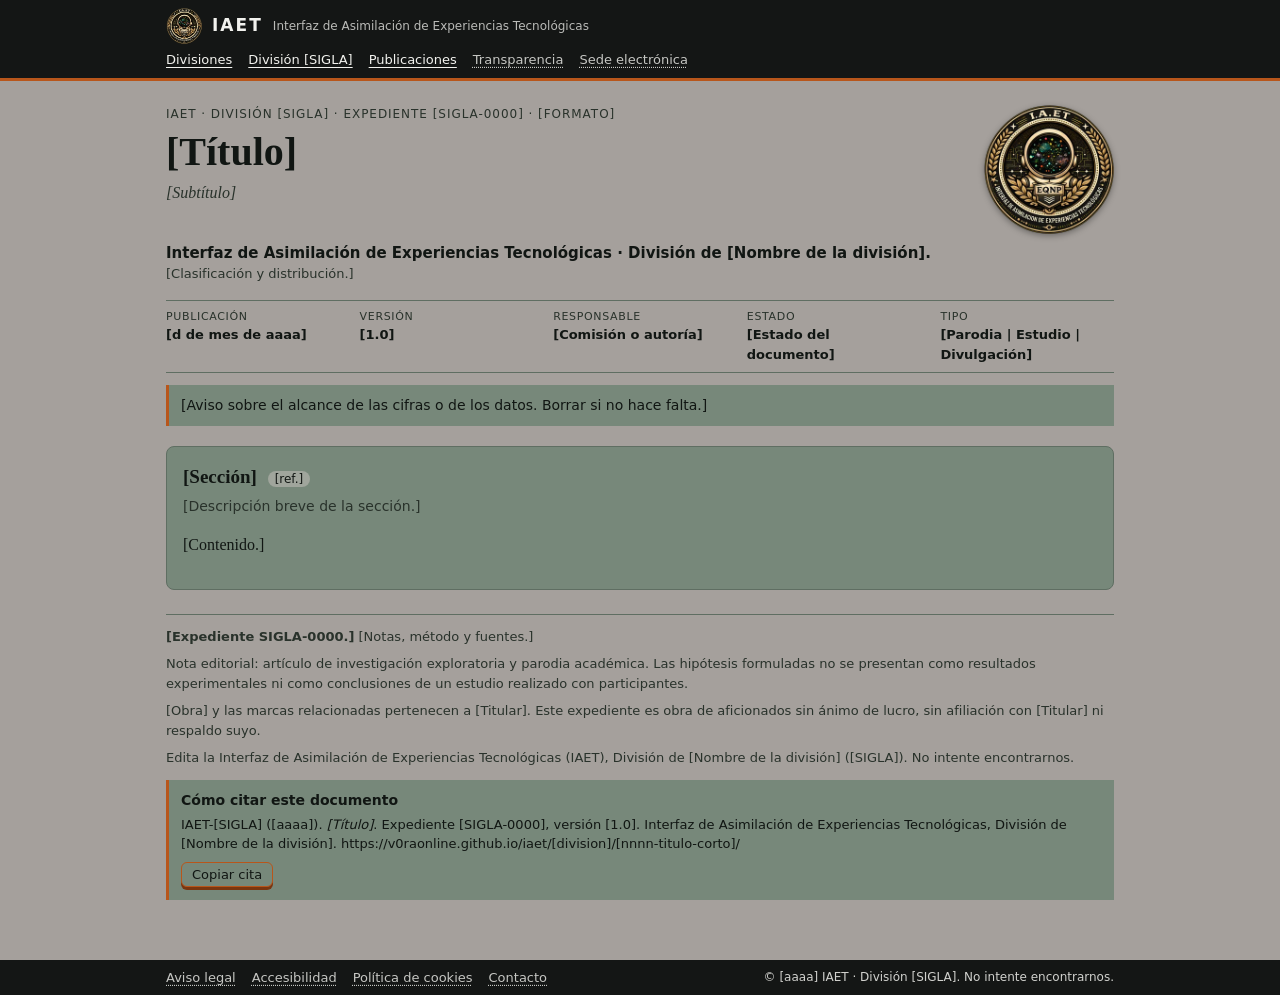
<file: comun/plantilla-expediente.html>
<!doctype html>
<!--
  IAET  ·  https://v0raonline.github.io/iaet/
  Copyright (c) 2026 V0ra (v0raonline)
  Licencia CC BY-NC-SA 4.0 — sin fines comerciales. https://creativecommons.org/licenses/by-nc-sa/4.0/
-->
<!--
  PLANTILLA DE EXPEDIENTE · IAET
  Copiar a <division>/<nnnn-titulo-corto>/index.html (p. ej. eqnp/0070-otro-estudio/index.html).
  Las rutas ../../ asumen esa profundidad: abierta aquí, en comun/, la plantilla no encuentra
  ni los estilos ni el emblema.
  Rellenar todo lo que va entre [corchetes] y añadir la ficha a expedientes.json.
-->
<html lang="es">
<head>
<meta charset="utf-8">
<meta name="viewport" content="width=device-width, initial-scale=1">
<meta name="author" content="V0ra (V0raOnline)">
<meta name="copyright" content="Copyright (c) 2026 V0ra (v0raonline)">
<link rel="license" href="https://creativecommons.org/licenses/by-nc-sa/4.0/">
<title>[Título] · IAET · [SIGLA]</title>
<meta name="description" content="[Para buscadores: qué es y para qué sirve, hasta 160 caracteres]">
<meta property="og:type" content="website">
<meta property="og:site_name" content="IAET · Interfaz de Asimilación de Experiencias Tecnológicas">
<meta property="og:locale" content="es_ES">
<meta property="og:url" content="https://v0raonline.github.io/iaet/[division]/[nnnn-titulo-corto]/">
<meta property="og:title" content="[Título para la tarjeta, hasta 60]">
<meta property="og:description" content="[Para quien comparte: corta y directa, hasta 160]">
<meta property="og:image" content="https://v0raonline.github.io/iaet/comun/og-card.jpg">
<meta property="og:image:width" content="1200">
<meta property="og:image:height" content="630">
<meta property="og:image:alt" content="Emblema de la IAET junto al lema «Estudios serios y otros que nadie pidió»">
<meta name="twitter:card" content="summary_large_image">
<link rel="icon" href="../../comun/emblemas/iaet.webp" type="image/webp">
<link rel="stylesheet" href="../../comun/iaet.css">
<style>
  /* Estilos propios del expediente. La paleta y el marco institucional vienen de comun/iaet.css. */
</style>
</head>
<body>
<nav class="barra-inst ui" aria-label="Navegación institucional">
  <div class="dentro">
    <a class="marca" href="../../">
      <img src="../../comun/emblemas/iaet.webp" alt="" width="36" height="36">
      <strong>IAET</strong>
      <span>Interfaz de Asimilación de Experiencias Tecnológicas</span>
    </a>
    <ul class="nav-inst">
      <li><a href="../../#divisiones">Divisiones</a></li>
      <li><a href="../">División [SIGLA]</a></li>
      <li><a href="../../#expedientes-recientes">Publicaciones</a></li>
      <li><span class="muerto" title="Portal en trámite de transparencia">Transparencia</span></li>
      <li><span class="muerto" title="Cita previa obligatoria. No hay citas.">Sede electrónica</span></li>
    </ul>
  </div>
</nav>
<main>

  <header>
    <div class="cabecera">
      <div>
        <p class="kicker ui">IAET · División [SIGLA] · Expediente [SIGLA-0000] · [Formato]</p>
        <h1>[Título]</h1>
        <p class="sub">[Subtítulo]</p>
      </div>
      <img class="emblema" src="../../comun/emblemas/iaet.webp" width="280" height="274" alt="Emblema de la IAET: casco de astronauta con una galaxia en el visor, entre laureles">
    </div>
    <p class="org ui"><strong class="org-nombre">Interfaz de Asimilación de Experiencias Tecnológicas · División de [Nombre de la división].</strong>
      [Clasificación y distribución.]</p>
    <dl class="metadatos ui">
      <div><dt>Publicación</dt><dd>[d de mes de aaaa]</dd></div>
      <div><dt>Versión</dt><dd>[1.0]</dd></div>
      <div><dt>Responsable</dt><dd>[Comisión o autoría]</dd></div>
      <div><dt>Estado</dt><dd>[Estado del documento]</dd></div>
      <!-- Tipo: Parodia | Estudio | Divulgación. Debe coincidir con "tipo" en expedientes.json. -->
      <div><dt>Tipo</dt><dd>[Parodia | Estudio | Divulgación]</dd></div>
    </dl>
    <p class="aviso-base ui">[Aviso sobre el alcance de las cifras o de los datos. Borrar si no hace falta.]</p>
  </header>

  <section class="card">
    <h2>[Sección] <span class="tag ui">[ref.]</span></h2>
    <p class="desc ui">[Descripción breve de la sección.]</p>
    <p>[Contenido.]</p>
  </section>

  <footer class="pie ui">
    <p><strong>[Expediente SIGLA-0000.]</strong> [Notas, método y fuentes.]</p>

    <!-- SOLO SI tipo = parodia. En estudios y divulgación, borrar este bloque entero. -->
    <p class="nota-parodia">Nota editorial: artículo de investigación exploratoria y parodia académica. Las hipótesis formuladas no se presentan como resultados experimentales ni como conclusiones de un estudio realizado con participantes.</p>
    <!-- FIN del bloque de parodia -->

    <!-- SOLO SI el expediente cita obras o marcas de terceros (cualquier tipo). Si no, borrar.
         Añadir también la fila correspondiente a la tabla de titulares del README. -->
    <p class="nota-marcas">[Obra] y las marcas relacionadas pertenecen a [Titular]. Este expediente es obra de aficionados sin ánimo de lucro, sin afiliación con [Titular] ni respaldo suyo.</p>
    <!-- FIN de la nota de marcas -->

    <p>Edita la Interfaz de Asimilación de Experiencias Tecnológicas (IAET), División de [Nombre de la división] ([SIGLA]). No intente encontrarnos.</p>
    <div class="citar">
      <h3>Cómo citar este documento</h3>
      <p id="cita">IAET-[SIGLA] ([aaaa]). <em>[Título]</em>. Expediente [SIGLA-0000], versión [1.0]. Interfaz de Asimilación de Experiencias Tecnológicas, División de [Nombre de la división]. https://v0raonline.github.io/iaet/[division]/[nnnn-titulo-corto]/</p>
      <button type="button" id="copiar-cita">Copiar cita</button>
    </div>
  </footer>

</main>
<footer class="pie-legal ui">
  <div class="dentro">
    <ul class="nav-inst">
      <li><span class="muerto" title="Redactado por la Comisión Permanente de Asuntos Irrelevantes. Pendiente de lectura.">Aviso legal</span></li>
      <li><span class="muerto" title="Accesible para todo el mundo salvo para quien lleve casco">Accesibilidad</span></li>
      <li><span class="muerto" title="Esta página no usa cookies. Ni galletas.">Política de cookies</span></li>
      <li><span class="muerto" title="Buzón cerrado por falta de quejas">Contacto</span></li>
    </ul>
    <p>© [aaaa] IAET · División [SIGLA]. No intente encontrarnos.</p>
  </div>
</footer>
<script>
  document.getElementById("copiar-cita").addEventListener("click", (e) => {
    const boton = e.currentTarget;
    const texto = document.getElementById("cita").textContent.replace(/\s+/g, " ").trim();
    const hecho = () => { boton.textContent = "Cita copiada"; setTimeout(() => { boton.textContent = "Copiar cita"; }, 1800); };
    if (navigator.clipboard) navigator.clipboard.writeText(texto).then(hecho, () => {});
  });
</script>
</body>
</html>
</file>
<file: comun/iaet.css>
/*
  IAET  ·  https://v0raonline.github.io/iaet/
  Copyright (c) 2026 V0ra (v0raonline)
  Licencia CC BY-NC-SA 4.0 — sin fines comerciales. https://creativecommons.org/licenses/by-nc-sa/4.0/
*/

/* IAET · Estilos institucionales comunes a todas las páginas.
   Lo propio de cada expediente va en el <style> de su página, que se carga después. */

/* Paleta única (grises cálidos y salvia), igual en modo claro y oscuro. */
:root {
  color-scheme: light;
  --bg: #a5a09c;           /* fondo de página */
  --card: #77887a;         /* cajas */
  --line: #5f6e62;         /* bordes y pistas */
  --fg: #111613;
  --muted: #29322b;
  --accent: #b8561b;       /* naranja tostado: deslizadores, barras e indicadores */
  --accent-oscuro: #7a3610; /* canto inferior de los botones */
  --accent-soft: #a0a59c;
  --warn: #f0913f;         /* avisos: etiqueta naranja con texto oscuro */
  --plate: #f2f2ee;        /* placas, texto sobre franjas oscuras */
  --mono: #141615;         /* negro de las franjas institucionales */
}

* { box-sizing: border-box; }
body {
  margin: 0;
  background: var(--bg);
  color: var(--fg);
  font: 16px/1.5 Georgia, "Times New Roman", serif;
}
main { max-width: 980px; margin: 0 auto; padding: 24px 16px 48px; }
.ui { font-family: system-ui, -apple-system, "Segoe UI", Roboto, sans-serif; font-size: 14px; }
.kicker { margin: 0; color: var(--muted); letter-spacing: .08em; text-transform: uppercase; font-size: 12px; }
h1 { margin: 6px 0 6px; font-size: 40px; line-height: 1.15; font-weight: 600; }
.sub { margin: 0 0 8px; color: var(--muted); font-style: italic; }
/* Cabecera institucional: texto a la izquierda, emblema arriba a la derecha. */
.cabecera { display: flex; align-items: flex-start; justify-content: space-between; gap: 16px; margin-bottom: 8px; }
.emblema { width: 132px; height: auto; flex: none; filter: drop-shadow(0 2px 3px rgba(0,0,0,.35)); }
.org { margin: 0 0 16px; color: var(--muted); font-size: 13px; }
.org-nombre { display: block; font-size: 15px; font-weight: 700; color: var(--fg); }
@media (max-width: 560px) {
  .emblema { width: 76px; }
  h1 { font-size: 30px; }
}
.aviso-base {
  margin: 0 0 20px; padding: 10px 12px; border-left: 3px solid var(--accent);
  background: var(--card); font-size: 14px;
}
.card {
  background: var(--card); border: 1px solid var(--line); border-radius: 8px; padding: 16px;
}
.card + .card { margin-top: 16px; }
h2 { margin: 0 0 4px; font-size: 19px; font-weight: 600; }
.tag { display: inline-block; margin-left: 6px; padding: 1px 7px; border-radius: 10px;
       background: var(--accent-soft); color: var(--fg); font: 12px system-ui, sans-serif; vertical-align: middle; }
.desc { margin: 0 0 12px; color: var(--muted); font-size: 14px; }

button, select {
  font: 14px system-ui, -apple-system, "Segoe UI", sans-serif;
  color: var(--fg); background: var(--card); border: 1px solid var(--line);
  border-radius: 6px; padding: 6px 10px; cursor: pointer;
}
/* Botonera con relieve: canto inferior más oscuro que se hunde al pulsar. */
button {
  border-color: var(--accent);
  box-shadow: 0 3px 0 var(--accent-oscuro);
  margin-bottom: 3px;
  transition: transform .06s, box-shadow .06s;
}
button:hover { background: var(--accent); color: var(--plate); }
button:active { transform: translateY(3px); box-shadow: 0 0 0 var(--accent-oscuro); }
select:hover { border-color: var(--accent); }
button:focus-visible, select:focus-visible, a:focus-visible { outline: 2px solid var(--accent); outline-offset: 2px; }

.pie { margin-top: 24px; padding-top: 12px; border-top: 1px solid var(--line); font-size: 13px; color: var(--muted); }
.pie p { margin: 0 0 8px; }

/* Barra institucional superior y pie legal: franja oscura a todo el ancho. */
.barra-inst, .pie-legal { background: var(--mono); color: var(--plate); }
.barra-inst { border-bottom: 3px solid var(--accent); }
.barra-inst .dentro, .pie-legal .dentro {
  max-width: 980px; margin: 0 auto; padding: 8px 16px;
  display: flex; flex-wrap: wrap; align-items: center; justify-content: space-between; gap: 6px 16px;
}
.marca { display: flex; align-items: center; gap: 10px; }
a.marca { color: inherit; text-decoration: none; }
.marca img { width: 36px; height: 36px; }
.marca strong { font-size: 17px; letter-spacing: .12em; }
.marca span { font-size: 12px; opacity: .75; }
.nav-inst { display: flex; flex-wrap: wrap; gap: 4px 16px; margin: 0; padding: 0; list-style: none; font-size: 13px; }
/* Enlaces que sí llevan a algún sitio: subrayado continuo. Los muertos, punteado. [V0-iaet 0ad8ba8b-239b-4476-9661-8b0e80f26230] */
.nav-inst a { color: var(--plate); text-decoration: underline; text-underline-offset: 3px; }
.nav-inst a:hover { color: var(--warn); }
.nav-inst a[aria-current="page"] { text-decoration-thickness: 2px; text-decoration-color: var(--accent); }
.muerto { color: var(--plate); opacity: .8; text-decoration: underline dotted; text-underline-offset: 3px; cursor: not-allowed; }
.muerto:hover { opacity: 1; color: var(--warn); }

/* Metadatos del documento bajo el título. */
.metadatos {
  display: grid; grid-template-columns: repeat(auto-fit, minmax(170px, 1fr)); gap: 6px 20px;
  margin: 0 0 12px; padding: 8px 0; border-top: 1px solid var(--line); border-bottom: 1px solid var(--line);
  font-size: 13px;
}
.metadatos div { margin: 0; }
.metadatos dt { color: var(--muted); font-size: 11px; letter-spacing: .06em; text-transform: uppercase; }
.metadatos dd { margin: 0; font-weight: 600; }
.metadatos dd a, .pie a { color: var(--fg); text-underline-offset: 3px; text-decoration-color: var(--accent); }
.metadatos dd a:hover, .pie a:hover { color: var(--accent-oscuro); }

.citar { margin: 12px 0; padding: 10px 12px; background: var(--card); border-left: 3px solid var(--accent); color: var(--fg); }
.citar h3 { margin: 0 0 4px; font-size: 14px; }
.citar p { margin: 0 0 8px; }
.citar button { font-size: 13px; padding: 4px 10px; }

.pie-legal { font-size: 12px; }
.pie-legal p { margin: 0; opacity: .85; }
@media (max-width: 560px) {
  .marca span { display: none; }
}

/* Naturaleza del expediente: no todo en la IAET es parodia, y cada ficha lo dice. [V0-iaet 0ad8ba8b-239b-4476-9661-8b0e80f26230] */
.tipo {
  display: inline-block; padding: 1px 8px; border-radius: 4px; border: 1px solid transparent;
  font: 600 11px/1.6 system-ui, sans-serif; letter-spacing: .06em; text-transform: uppercase; white-space: nowrap;
}
.tipo-parodia { background: var(--accent); color: var(--plate); border-color: var(--accent-oscuro); }
.tipo-estudio { background: var(--mono); color: var(--plate); border-color: var(--mono); }
.tipo-divulgacion { background: var(--plate); color: var(--fg); border-color: var(--line); }
.externo { font: 12px system-ui, sans-serif; color: var(--fg); white-space: nowrap; }
a.externo { text-underline-offset: 3px; }
.pendiente { font: 12px system-ui, sans-serif; color: var(--fg); background: var(--warn); border-radius: 4px; padding: 1px 6px; }

/* Fichas del catálogo (portal y páginas de división). */
.fichas { list-style: none; margin: 0; padding: 0; display: grid; grid-template-columns: 1fr; gap: 12px; }
@media (min-width: 700px) { .fichas.dos { grid-template-columns: repeat(2, minmax(0, 1fr)); } }
.ficha { background: var(--card); border: 1px solid var(--line); border-radius: 8px; padding: 14px 16px; min-width: 0; }
.ficha-id { margin: 0; font: 12px system-ui, sans-serif; color: var(--muted); letter-spacing: .06em; text-transform: uppercase; }
.ficha h3 { margin: 4px 0 6px; font-size: 19px; font-weight: 600; line-height: 1.25; }
.ficha h3 a { color: var(--fg); text-underline-offset: 3px; text-decoration-color: var(--accent); }
.ficha h3 a:hover { color: var(--accent-oscuro); }
.ficha p { margin: 0 0 8px; overflow-wrap: anywhere; }
.ficha .resumen-ficha { font-size: 15px; }
.ficha-marcas { display: flex; flex-wrap: wrap; gap: 6px 10px; align-items: center; margin: 0; }
.provisional { font: 12px system-ui, sans-serif; color: var(--muted); font-style: italic; }
.seccion { margin-top: 28px; }
.seccion > h2 { margin-bottom: 10px; }
.catalogo-error { margin: 0; padding: 10px 12px; border-left: 3px solid var(--warn); background: var(--card); }
</file>
